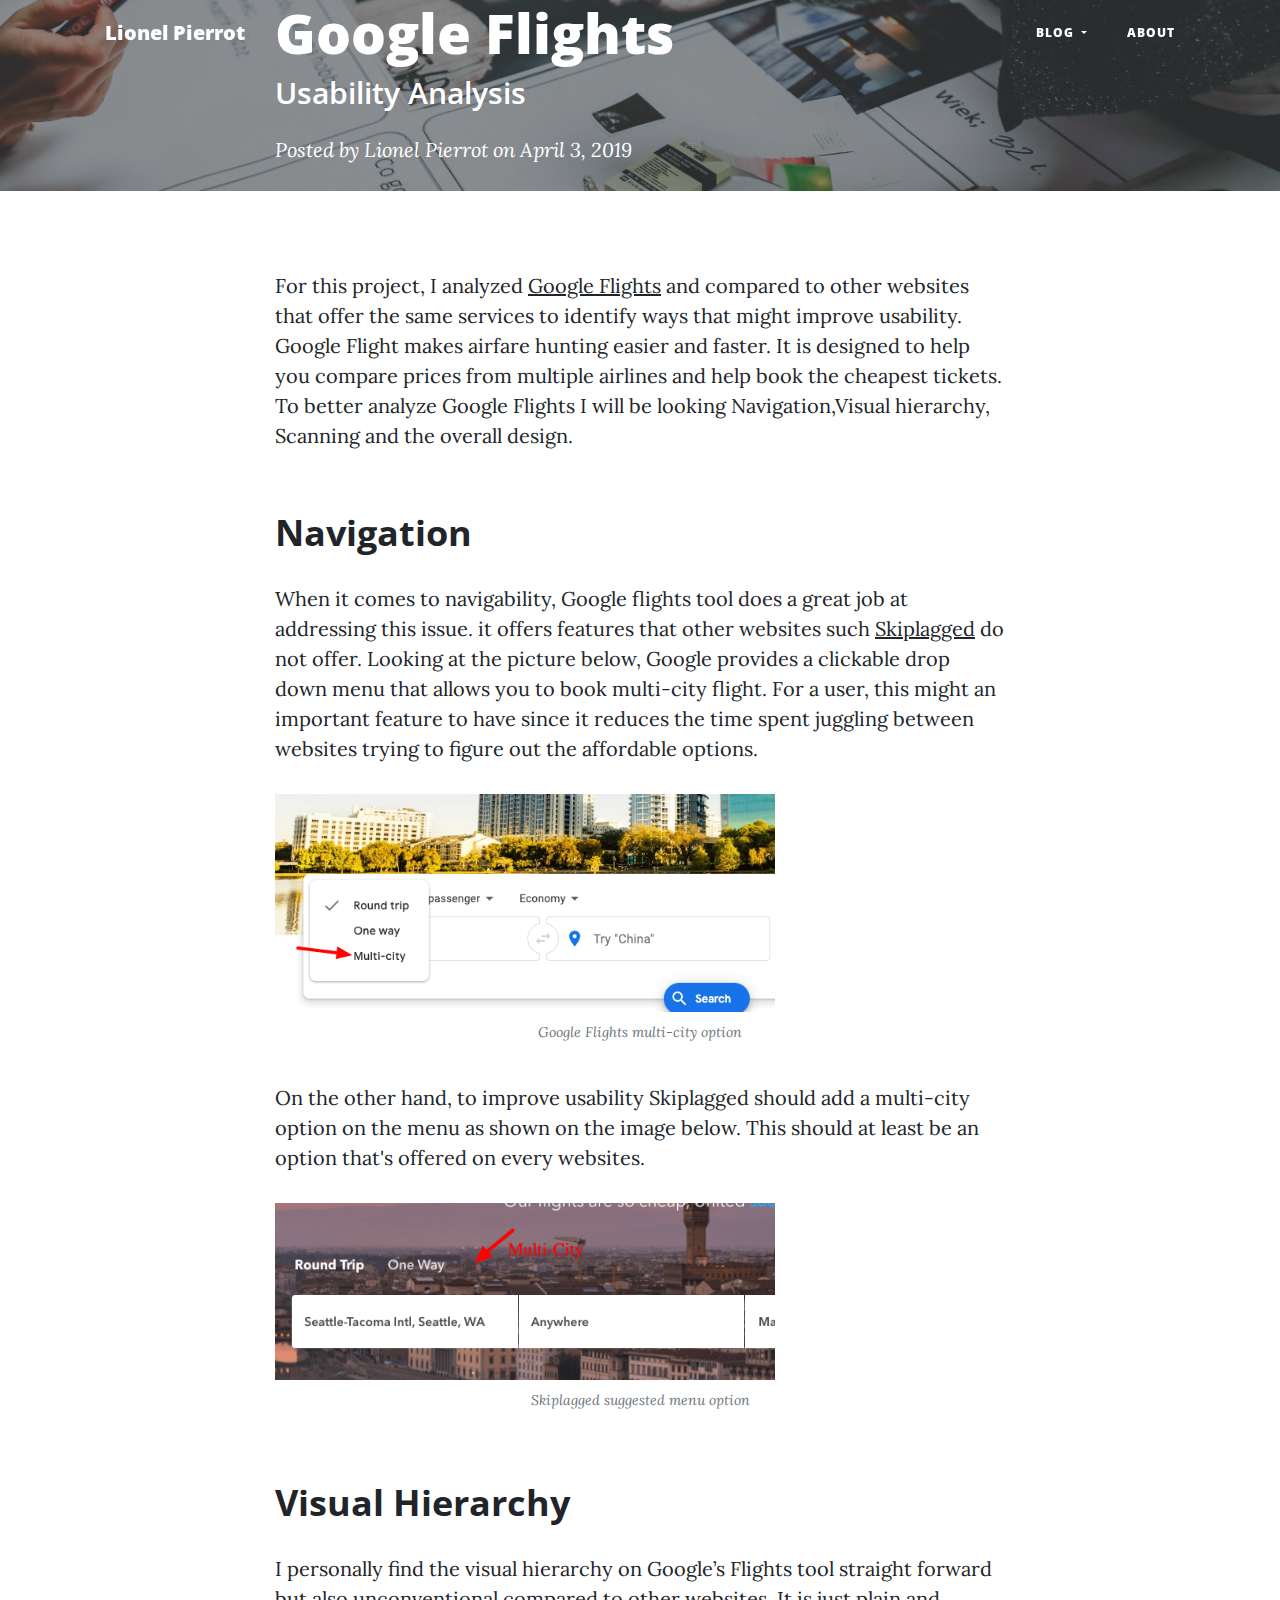
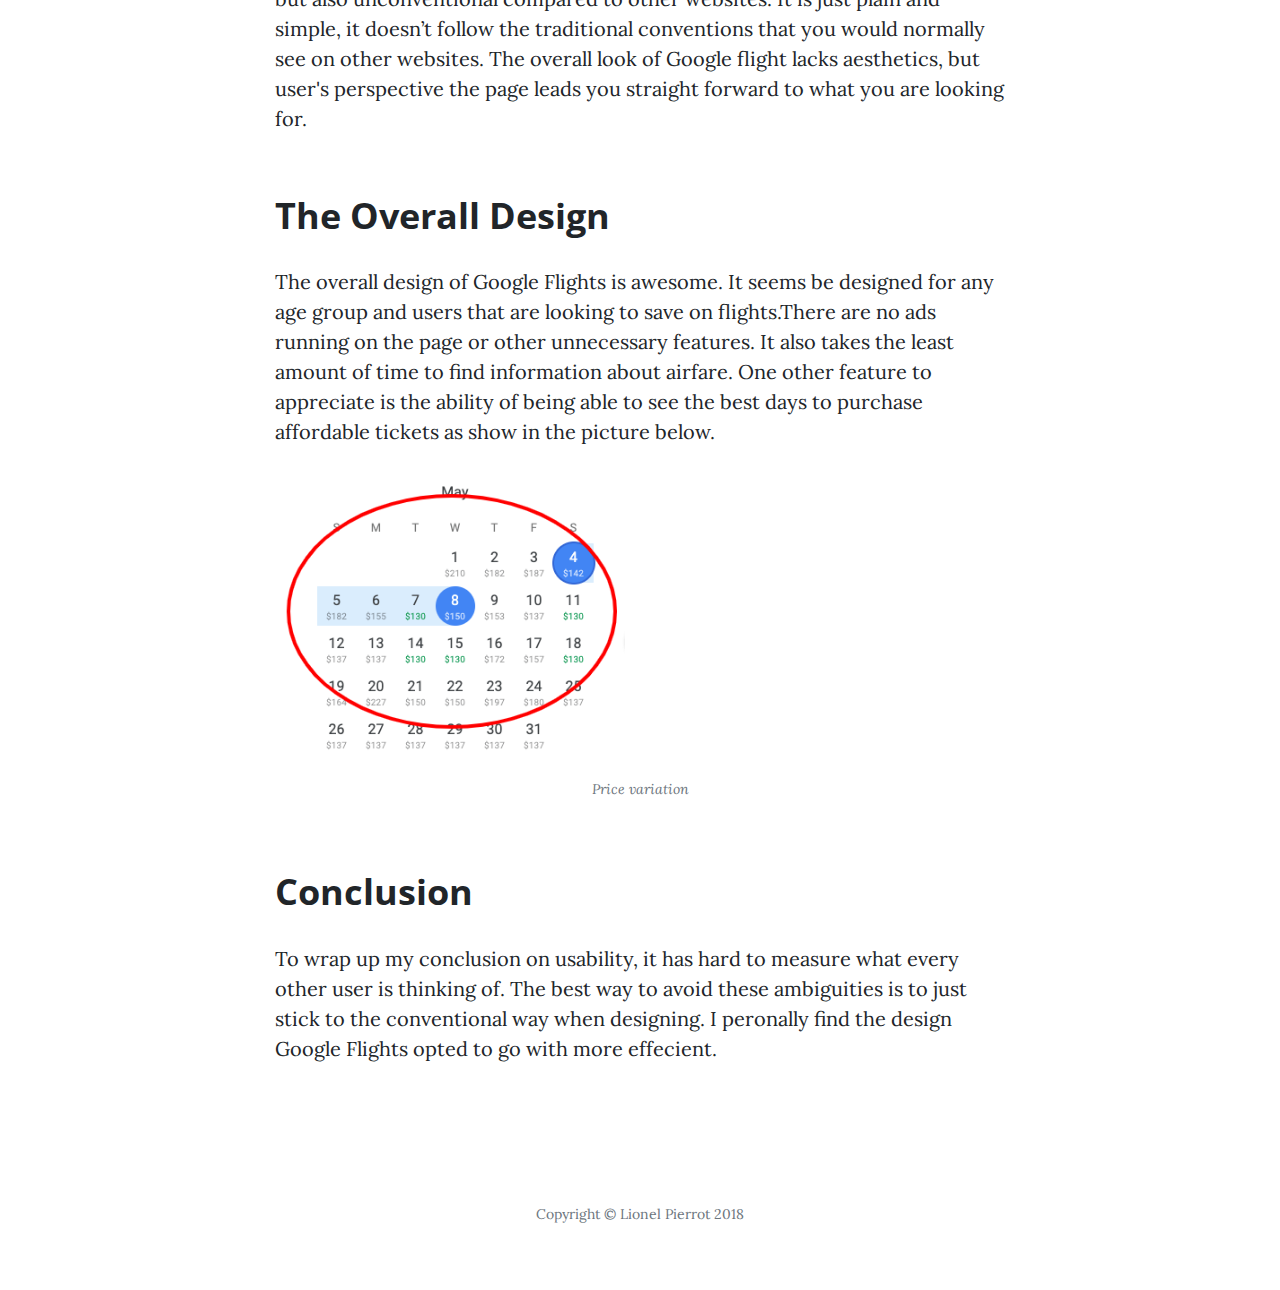
<file: post1.html>
<!DOCTYPE html>
<html lang="en">

<head>
  <!-- Global site tag (gtag.js) - Google Analytics -->
  <script async src="https://www.googletagmanager.com/gtag/js?id=UA-137699699-1"></script>
  <script>
    window.dataLayer = window.dataLayer || [];

    function gtag() {
      dataLayer.push(arguments);
    }
    gtag('js', new Date());

    gtag('config', 'UA-137699699-1', {
      
    });
  </script>

  <meta charset="utf-8">
  <meta name="viewport" content="width=device-width, initial-scale=1, shrink-to-fit=no">
  <meta name="description" content="post1">
  <meta name="author" content="Lionel Pierrot">

  <title>Google Flights</title>

  <!-- Bootstrap core CSS -->
  <link href="https://stackpath.bootstrapcdn.com/bootstrap/4.3.1/css/bootstrap.min.css " rel="stylesheet">

  <!-- Custom fonts for this template -->
  <link rel="stylesheet" href="https://use.fontawesome.com/releases/v5.7.2/css/all.css"
    integrity="sha384-fnmOCqbTlWIlj8LyTjo7mOUStjsKC4pOpQbqyi7RrhN7udi9RwhKkMHpvLbHG9Sr" crossorigin="anonymous">
  <link href='https://fonts.googleapis.com/css?family=Lora:400,700,400italic,700italic' rel='stylesheet'
    type='text/css'>
  <link
    href='https://fonts.googleapis.com/css?family=Open+Sans:300italic,400italic,600italic,700italic,800italic,400,300,600,700,800'
    rel='stylesheet' type='text/css'>
  <link href="css/clean-blog.min.css" rel="stylesheet">

</head>

<body>

  <!-- Navigation -->
  <nav class="navbar navbar-expand-lg navbar-light fixed-top" id="mainNav">
    <div class="container">
      <a class="navbar-brand" href="index.html">Lionel Pierrot</a>
      <button class="navbar-toggler navbar-toggler-right" type="button" data-toggle="collapse"
        data-target="#navbarResponsive" aria-controls="navbarResponsive" aria-expanded="false"
        aria-label="Toggle navigation">
        Menu
        <i class="fas fa-bars"></i>
      </button>
      <div class="collapse navbar-collapse" id="navbarResponsive">
        <ul class="navbar-nav ml-auto">
          <li class="nav-item dropdown">
            <a class="nav-link dropdown-toggle" href="#" id="navbarDropdownBlog" data-toggle="dropdown"
              aria-haspopup="true" aria-expanded="false">
              Blog
            </a>
            <div class="dropdown-menu dropdown-menu-right" aria-labelledby="navbarDropdownBlog">
              <a class="dropdown-item" href="post1.html">Google Flights</a>
              <a class="dropdown-item" href="post2.html">Zillow Analysis</a>
              <a class="dropdown-item" href="post3.html">Swahili Village</a>
              <a class="dropdown-item" href="post4.html">Mobile Testing</a>
              <a class="dropdown-item" href="post5.html">MoMA</a>
              <a class="dropdown-item" href="post6.html">My Blog</a>
              <a class="dropdown-item" href="post7.html">Google Analytics</a>
              <a class="dropdown-item" href="post8.html">Setting up Goals</a>
              <a class="dropdown-item" href="post9.html">Content Expirement</a>
              <a class="dropdown-item" href="post10.html">Final Report</a>
            </div>
          </li>
          <li class="nav-item">
            <a class="nav-link" href="about.html">About</a>
          </li>
        </ul>
      </div>
    </div>
  </nav>

  <!-- Page Header -->
  <header class="masthead" style="background-image: url('img/brainstorming.jpg')">
    <div class="overlay"></div>
    <div class="container">
      <div class="row">
        <div class="col-lg-8 col-md-10 mx-auto">
          <div class="post-heading">
            <h1>Google Flights</h1>
            <h2 class="subheading">Usability Analysis</h2>
            <span class="meta">Posted by
              <a href="#">Lionel Pierrot</a>
              on April 3, 2019</span>
          </div>
        </div>
      </div>
    </div>
  </header>

  <!-- Post Content -->
  <article>
    <div class="container">
      <div class="row">
        <div class="col-lg-8 col-md-10 mx-auto">

          <p>For this project, I analyzed
            <a href="https://www.google.com/flights?hl=en#flt=/m/0d9jr..2019-05-04*./m/0d9jr.2019-05-08;c:USD;e:1;ls:1w;sd:0;t:h"
              target="_blank">Google Flights</a> and compared to other websites that offer the same services to identify
            ways that might
            improve usability. Google Flight makes airfare hunting easier and faster. It is designed to help you compare
            prices from multiple airlines and help book the cheapest tickets. To better analyze Google Flights I will be
            looking Navigation,Visual hierarchy, Scanning and the overall design.
          </p>
          <h2 class="section-heading">Navigation</h2>
          <p>When it comes to navigability, Google flights tool does a great job at addressing this issue. it offers
            features that other websites such <a href="https://skiplagged.com/" target="_blank">Skiplagged</a> do not
            offer. Looking at
            the picture below, Google provides a clickable drop down menu that allows you to book multi-city flight. For
            a user, this might an important feature to have since it reduces the time spent juggling between websites
            trying to figure out the affordable options.</p>
          <a href="#">
            <img class="img-fluid" src="img/googlenav.png" alt="Google Flight nav bar" width="500" height="333">
          </a>
          <span class="caption text-muted">Google Flights multi-city option</span>

          <p>On the other hand, to improve usability Skiplagged should add a multi-city option on the menu as
            shown on the image below. This should at least be an option that's offered on every websites.
          </p>
          <a href="#">
            <img class="img-fluid" src="img/Skiplaggednav.png" alt="Skiplagged nav bar" width="500" height="333">
          </a>
          <span class="caption text-muted">Skiplagged suggested menu option</span>

          <h2 class="section-heading">Visual Hierarchy</h2>

          <p>I personally find the visual hierarchy on Google’s Flights tool straight forward but also unconventional
            compared to other websites. It is just plain and simple, it doesn’t follow the traditional conventions that
            you would normally see on other websites. The overall look of Google flight lacks aesthetics, but user's
            perspective the page leads you straight forward to what you are looking for.</p>

          <h2 class="section-heading">The Overall Design</h2>

          <p>The overall design of Google Flights is awesome. It seems be designed for any age group and users that are
            looking to save on flights.There are no ads running on the page or other unnecessary features. It also
            takes the least amount of time to find information about airfare. One other feature to appreciate is the
            ability of being able to see the best days to purchase affordable tickets as show in the picture below.
          </p>
          <a href="#">
            <img class="img-fluid" src="img/Flights.png" alt="Google Flights Dates" width="350" height="350">
          </a>
          <span class="caption text-muted">Price variation</span>

          <h2 class="section-heading">Conclusion</h2>

          <p>To wrap up my conclusion on usability, it has hard to measure what every other user is thinking of. The
            best
            way to avoid these ambiguities is to just stick to the conventional way when designing. I peronally find the
            design Google Flights opted to go with more effecient.
          </p>

        </div>
      </div>
    </div>
  </article>

  <!-- Footer -->
  <footer>
    <div class="container">
      <div class="row">
        <div class="col-lg-8 col-md-10 mx-auto">
          <ul class="list-inline text-center">
            <li class="list-inline-item">
              <a href="https://www.linkedin.com/in/lionel-pierrot-908748180/" target="_blank"
                aria-label="Link to Linkedin page">
                <span class="fa-stack fa-lg">
                  <i class="fas fa-circle fa-stack-2x"></i>
                  <i class="fab fa-linkedin fa-stack-1x fa-inverse"></i>
                </span>
              </a>
            </li>
            <li class="list-inline-item">
              <a href="https://github.com/lpierrot?tab=repositories" target="_blank" aria-label="Link to Github Page">
                <span class="fa-stack fa-lg">
                  <i class="fas fa-circle fa-stack-2x"></i>
                  <i class="fab fa-github fa-stack-1x fa-inverse"></i>
                </span>
              </a>
            </li>
          </ul>
          <p class="copyright text-muted">Copyright &copy; Lionel Pierrot 2018</p>
        </div>
      </div>
    </div>
  </footer>

  <!-- Bootstrap core JavaScript -->
  <script src="https://code.jquery.com/jquery-3.3.1.slim.min.js"
    integrity="sha384-q8i/X+965DzO0rT7abK41JStQIAqVgRVzpbzo5smXKp4YfRvH+8abtTE1Pi6jizo" crossorigin="anonymous">
  </script>
  <script src="https://cdnjs.cloudflare.com/ajax/libs/popper.js/1.14.7/umd/popper.min.js"
    integrity="sha384-UO2eT0CpHqdSJQ6hJty5KVphtPhzWj9WO1clHTMGa3JDZwrnQq4sF86dIHNDz0W1" crossorigin="anonymous">
  </script>
  <script src="https://stackpath.bootstrapcdn.com/bootstrap/4.3.1/js/bootstrap.min.js"
    integrity="sha384-JjSmVgyd0p3pXB1rRibZUAYoIIy6OrQ6VrjIEaFf/nJGzIxFDsf4x0xIM+B07jRM" crossorigin="anonymous">
  </script>

  <!-- Custom scripts for this template -->
  <script src="js/clean-blog.min.js"></script>

</body>

</html>
</file>
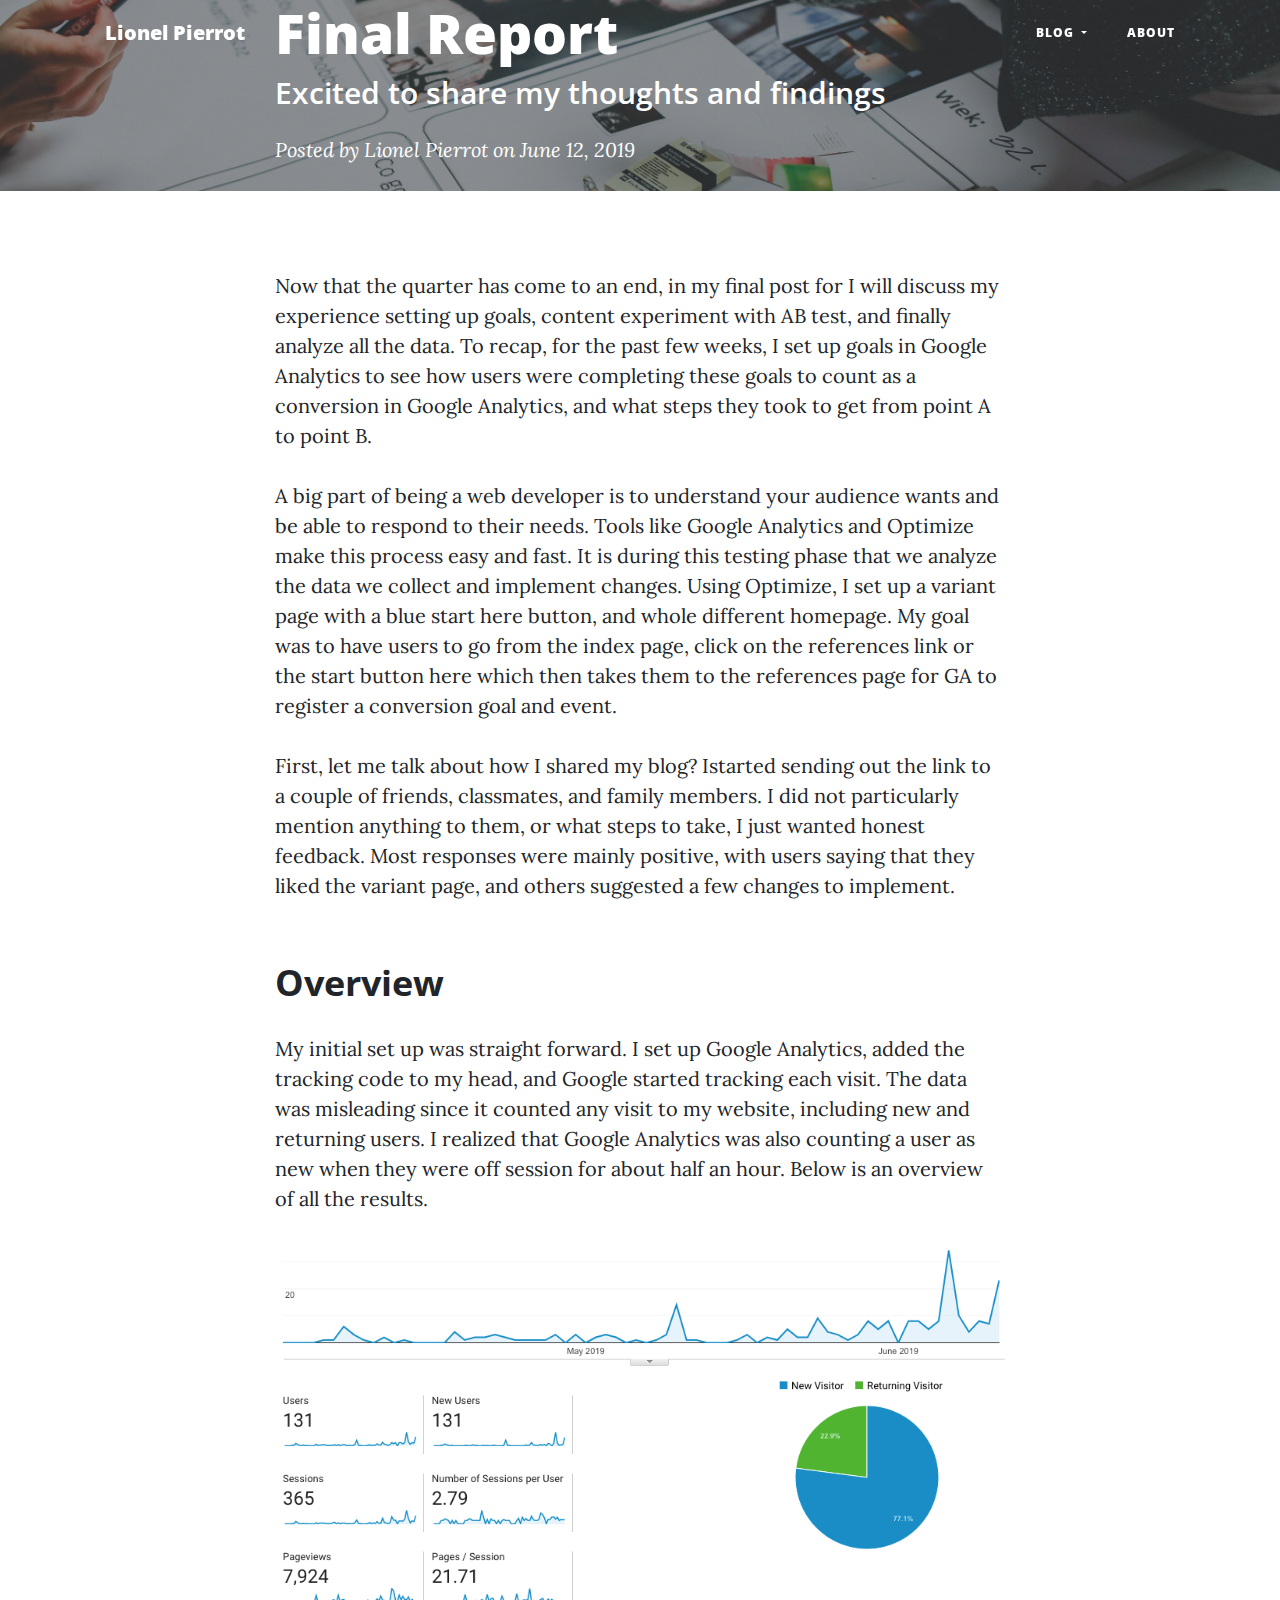
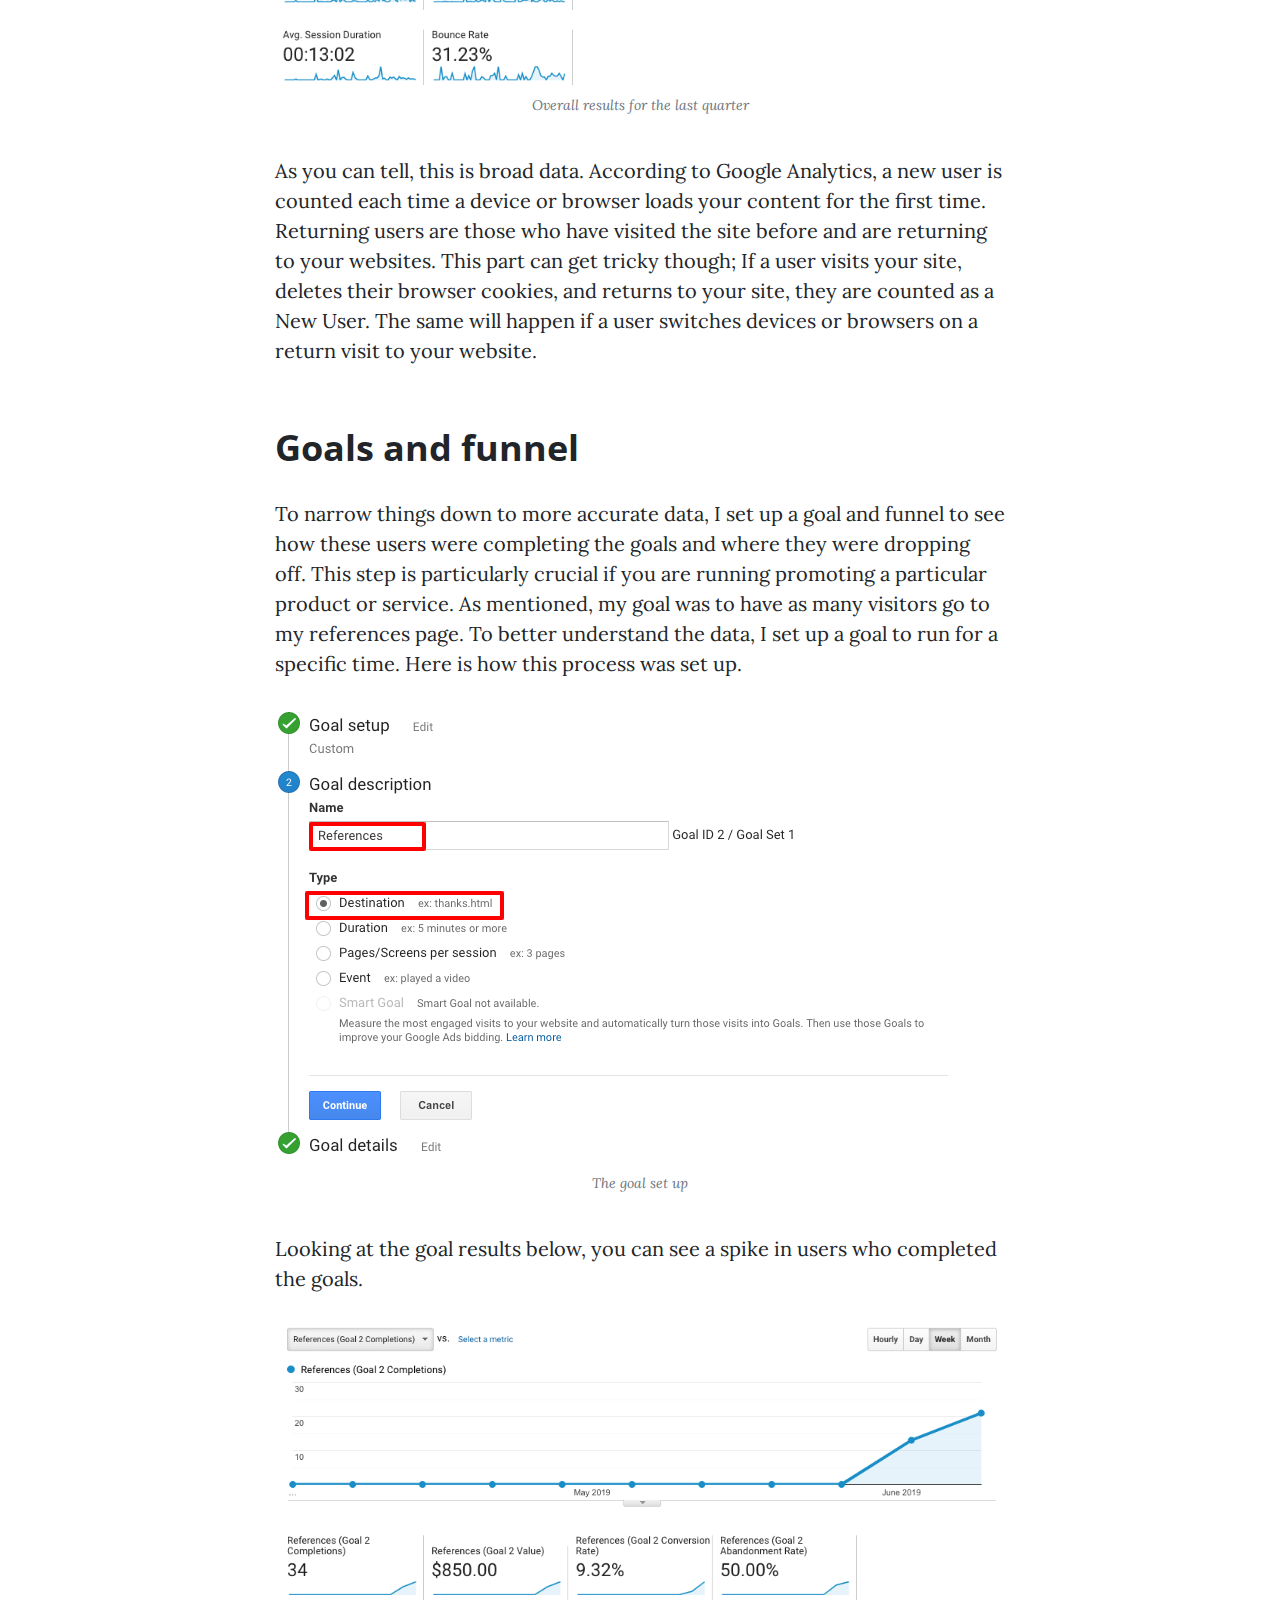
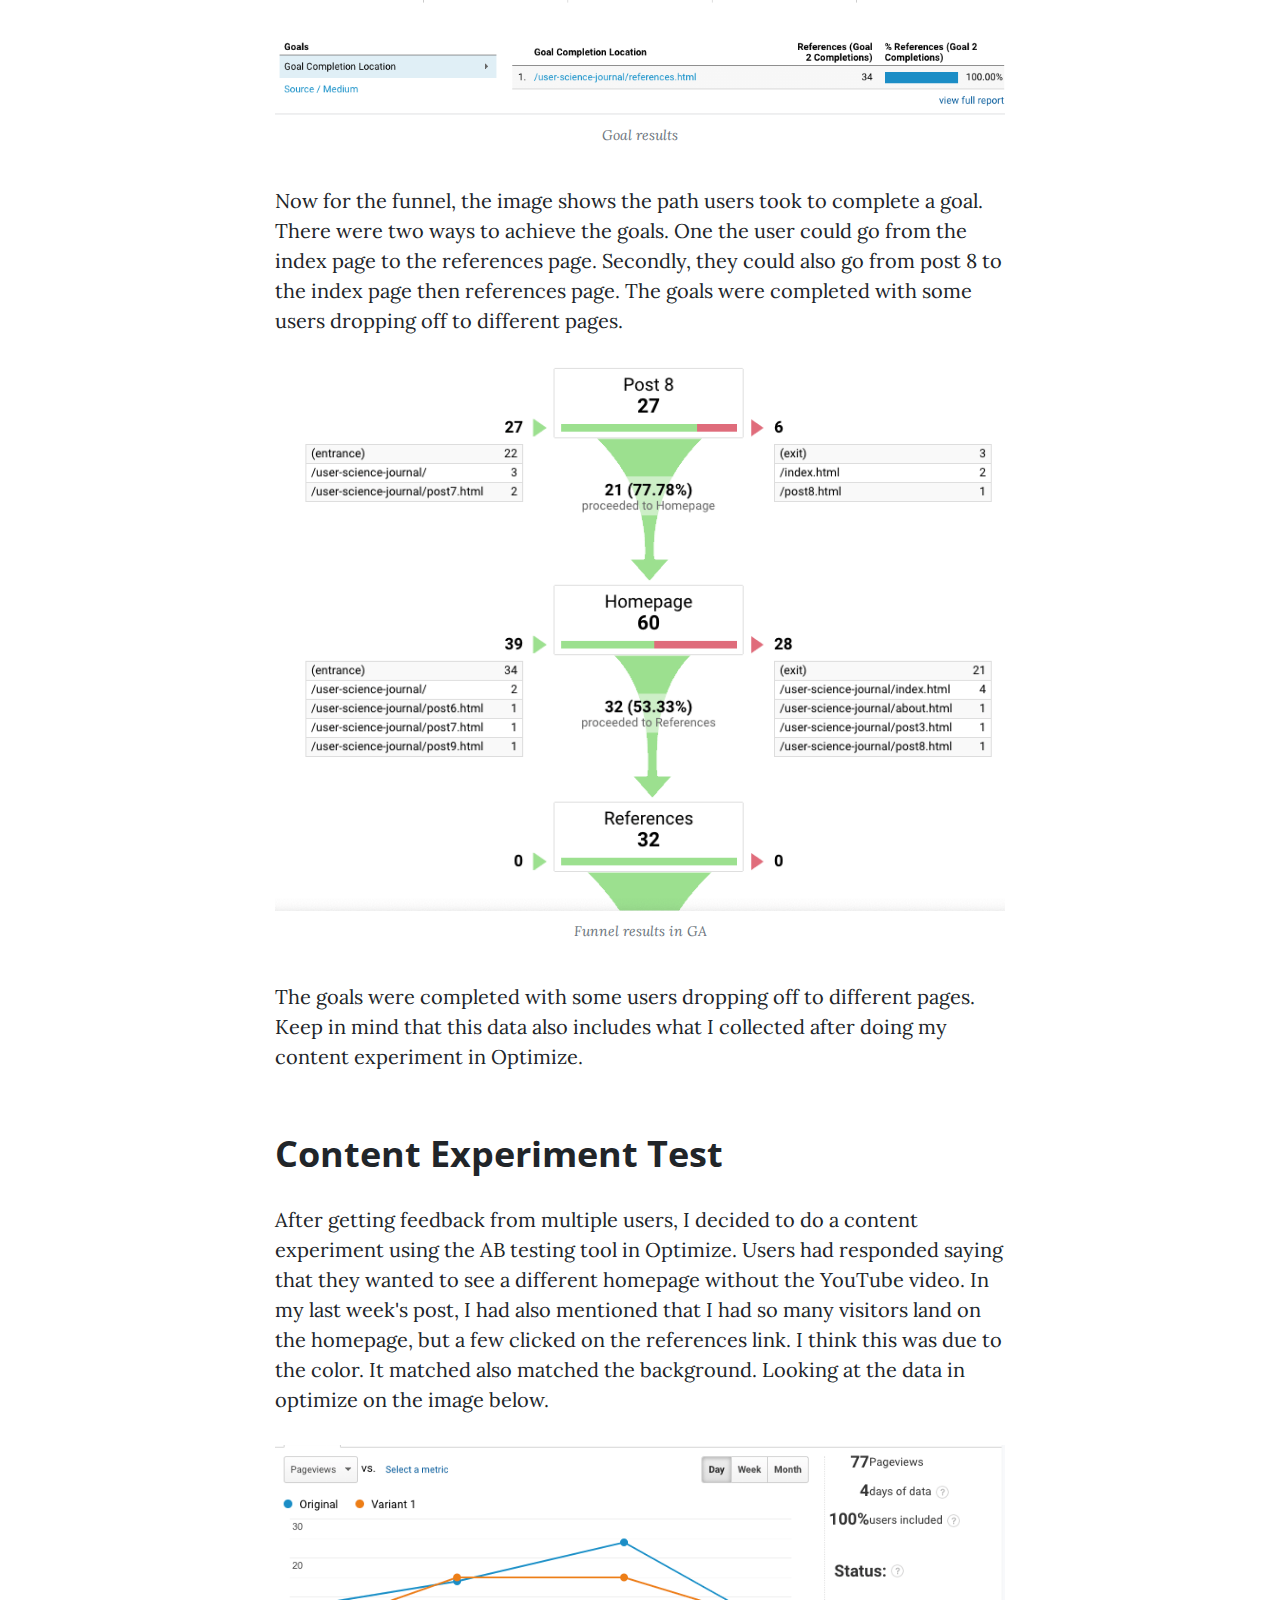
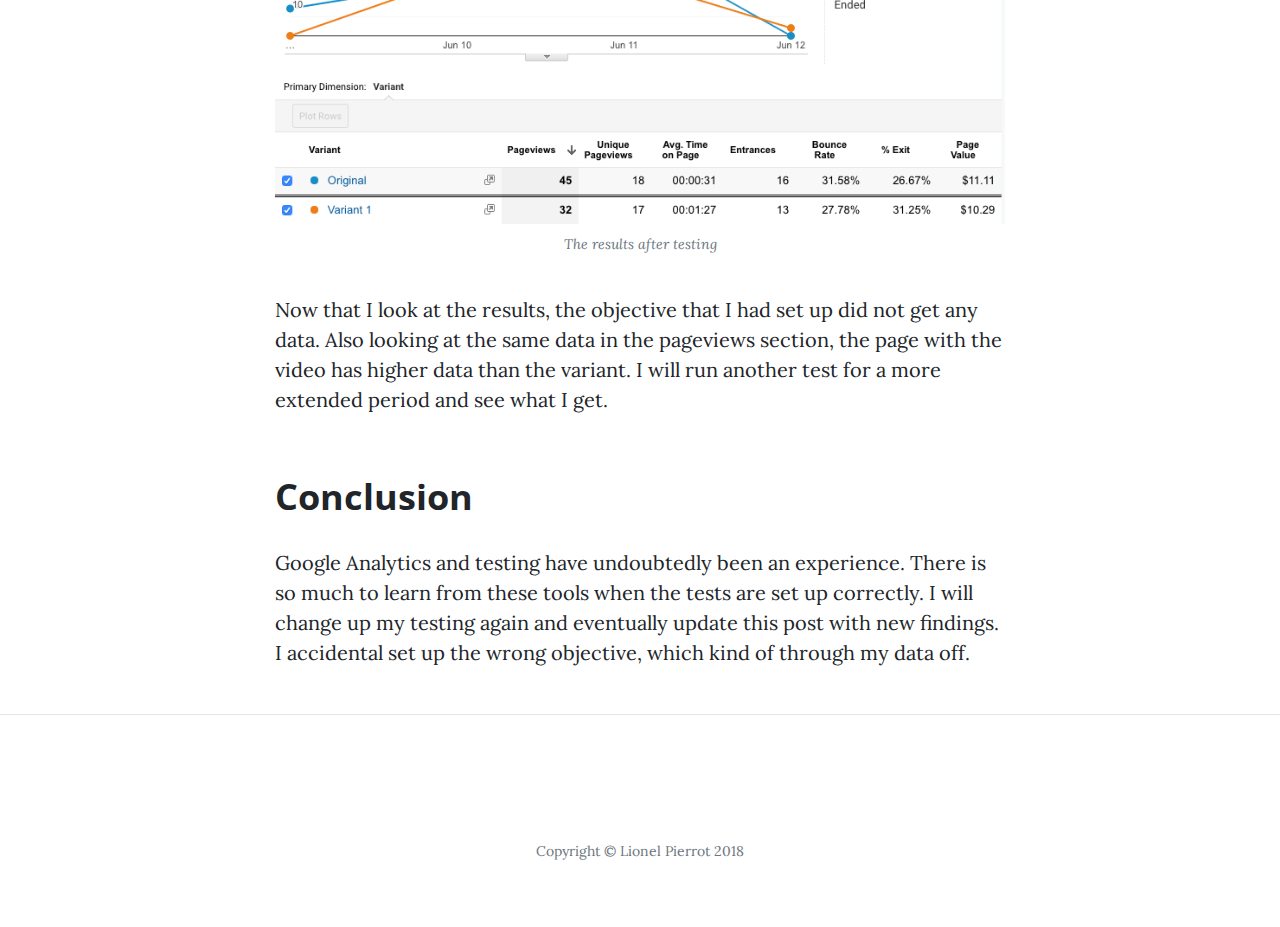
<file: post10.html>
<!DOCTYPE html>
<html lang="en">

<head>
    <!-- Global site tag (gtag.js) - Google Analytics -->
    <script async src="https://www.googletagmanager.com/gtag/js?id=UA-137699699-1"></script>
    <script>
        window.dataLayer = window.dataLayer || [];

        function gtag() {
            dataLayer.push(arguments);
        }
        gtag('js', new Date());

        gtag('config', 'UA-137699699-1', {

        });
    </script>

    <meta charset="utf-8">
    <meta name="viewport" content="width=device-width, initial-scale=1, shrink-to-fit=no">
    <meta name="description" content="Post 10">
    <meta name="author" content="Lionel Pierrot">

    <title>Goal Experiment Summary Report</title>

    <!-- Bootstrap core CSS -->
    <link href="https://stackpath.bootstrapcdn.com/bootstrap/4.3.1/css/bootstrap.min.css " rel="stylesheet">

    <!-- Custom fonts for this template -->
    <link rel="stylesheet" href="https://use.fontawesome.com/releases/v5.7.2/css/all.css"
        integrity="sha384-fnmOCqbTlWIlj8LyTjo7mOUStjsKC4pOpQbqyi7RrhN7udi9RwhKkMHpvLbHG9Sr" crossorigin="anonymous">
    <link href='https://fonts.googleapis.com/css?family=Lora:400,700,400italic,700italic' rel='stylesheet'
        type='text/css'>
    <link
        href='https://fonts.googleapis.com/css?family=Open+Sans:300italic,400italic,600italic,700italic,800italic,400,300,600,700,800'
        rel='stylesheet' type='text/css'>
    <link href="css/clean-blog.min.css" rel="stylesheet">

</head>

<body>

    <!-- Navigation -->
    <nav class="navbar navbar-expand-lg navbar-light fixed-top" id="mainNav">
        <div class="container">
            <a class="navbar-brand" href="index.html">Lionel Pierrot</a>
            <button class="navbar-toggler navbar-toggler-right" type="button" data-toggle="collapse"
                data-target="#navbarResponsive" aria-controls="navbarResponsive" aria-expanded="false"
                aria-label="Toggle navigation">
                Menu
                <i class="fas fa-bars"></i>
            </button>
            <div class="collapse navbar-collapse" id="navbarResponsive">
                <ul class="navbar-nav ml-auto">
                    <li class="nav-item dropdown">
                        <a class="nav-link dropdown-toggle" href="#" id="navbarDropdownBlog" data-toggle="dropdown"
                            aria-haspopup="true" aria-expanded="false">
                            Blog
                        </a>
                        <div class="dropdown-menu dropdown-menu-right" aria-labelledby="navbarDropdownBlog">
                            <a class="dropdown-item" href="post1.html">Google Flights</a>
                            <a class="dropdown-item" href="post2.html">Zillow Analysis</a>
                            <a class="dropdown-item" href="post3.html">Swahili Village</a>
                            <a class="dropdown-item" href="post4.html">Mobile Testing</a>
                            <a class="dropdown-item" href="post5.html">MoMA</a>
                            <a class="dropdown-item" href="post6.html">My Blog</a>
                            <a class="dropdown-item" href="post7.html">Google Analytics</a>
                            <a class="dropdown-item" href="post8.html">Setting up Goals</a>
                            <a class="dropdown-item" href="post9.html">Content Expirement</a>
                            <a class="dropdown-item" href="post10.html">Final Report</a>
                        </div>
                    </li>
                    <li class="nav-item">
                        <a class="nav-link" href="about.html">About</a>
                    </li>
                </ul>
            </div>
        </div>
    </nav>


    <!-- Page Header -->
    <header class="masthead" style="background-image: url('img/brainstorming.jpg')">
        <div class="overlay"></div>
        <div class="container">
            <div class="row">
                <div class="col-lg-8 col-md-10 mx-auto">
                    <div class="post-heading">
                        <h1>Final Report</h1>
                        <h2 class="subheading">Excited to share my thoughts and findings
                        </h2>
                        <span class="meta">Posted by
                            <a href="#">Lionel Pierrot</a>
                            on June 12, 2019</span>
                    </div>
                </div>
            </div>
        </div>
    </header>

    <!-- Post Content -->
    <article>
        <div class="container">
            <div class="row">
                <div class="col-lg-8 col-md-10 mx-auto">
                    <p>Now that the quarter has come to an end, in my final post for I will discuss my experience
                        setting up goals, content experiment with AB test, and finally analyze all the data. To recap,
                        for the past few weeks, I set up goals in Google Analytics to see how users were completing
                        these goals to count as a conversion in Google Analytics, and what steps they took to get from
                        point A to point B.</p>

                    <p>A big part of being a web developer is to understand your audience wants and be able to respond
                        to their needs. Tools like Google Analytics and Optimize make this process easy and fast. It is
                        during this testing phase that we analyze the data we collect and implement changes. Using
                        Optimize, I set up a variant page with a blue start here button, and whole different homepage.
                        My goal was to have users to go from the index page, click on the references link or the start
                        button here which then takes them to the references page for GA to register a conversion goal
                        and event. </p>

                    <p>First, let me talk about how I shared my blog? Istarted sending out the link to a couple of friends,
                        classmates, and family members. I did not particularly mention anything to them, or what steps to take, 
                        I just wanted honest feedback. Most responses were mainly positive, with users saying that they liked 
                        the variant page, and others suggested a few changes to implement. </p>

                    <h2 class="section-heading">Overview</h2>

                    <p>My initial set up was straight forward. I set up Google Analytics, added the tracking code to my
                        head, and Google started tracking each visit. The data was misleading since it counted any visit
                        to my website, including new and returning users. I realized that Google Analytics was also
                        counting a user as new when they were off session for about half an hour. Below is an overview
                        of all the results.</p>

                    <a href="#">
                        <img class="img-fluid" src="img/overview.png" alt="google Analytics final overview">
                    </a>
                    <span class="caption text-muted">Overall results for the last quarter</span>

                    <p>As you can tell, this is broad data. According to Google Analytics, a new user is counted each
                        time a device or browser loads your content for the first time. Returning users are those who
                        have visited the site before and are returning to your websites. This part can get tricky
                        though; If a user visits your site, deletes their browser cookies, and returns to your site,
                        they are counted as a New User. The same will happen if a user switches devices or browsers on a
                        return visit to your website. </p>

                    <h2 class="section-heading">Goals and funnel</h2>

                    <p>To narrow things down to more accurate data, I set up a goal and funnel to see how these users
                        were completing the goals and where they were dropping off. This step is particularly crucial if
                        you are running promoting a particular product or service. As mentioned, my goal was to have as
                        many visitors go to my references page. To better understand the data, I set up a goal to run
                        for a specific time. Here is how this process was set up. </p>

                    <a href="#">
                        <img class="img-fluid" src="img/goal-custom-template.png" alt="Goals in Google initial set up">
                    </a>
                    <span class="caption text-muted">The goal set up</span>

                    <p>Looking at the goal results below, you can see a spike in users who completed the goals. </p>

                    <a href="#">
                        <img class="img-fluid" src="img/Goals-results.png" alt="google analytics results">
                    </a>
                    <span class="caption text-muted">Goal results</span>

                    <p>Now for the funnel, the image shows the path users took to complete a goal. There were two ways
                        to achieve the goals. One the user could go from the index page to the references page.
                        Secondly, they could also go from post 8 to the index page then references page. The goals were
                        completed with some users dropping off to different pages. </p>

                    <a href="#">
                        <img class="img-fluid" src="img/funnel.png" alt="funnel results">
                    </a>
                    <span class="caption text-muted">Funnel results in GA</span>

                    <p>The goals were completed with some users dropping off to different pages. Keep in mind that this
                        data also includes what I collected after doing my content experiment in Optimize. </p>

                    <h2 class="section-heading">Content Experiment Test</h2>

                    <p>After getting feedback from multiple users, I decided to do a content experiment using the AB
                        testing tool in Optimize. Users had responded saying that they wanted to see a different
                        homepage without the YouTube video. In my last week's post, I had also mentioned that I had so
                        many visitors land on the homepage, but a few clicked on the references link. I think this was
                        due to the color. It matched also matched the background. Looking at the data in optimize on the
                        image below. </p>

                    <a href="#">
                        <img class="img-fluid" src="img/contentfinalresults.png" alt="Content experiment">
                    </a>
                    <span class="caption text-muted">The results after testing</span>

                    <p>Now that I look at the results, the objective that I had set up did not get any data. Also
                        looking at the same data in the pageviews section, the page with the video has higher data than
                        the variant. I will run another test for a more extended period and see what I get. </p>

                    <h2 class="section-heading">Conclusion</h2>

                    <p>Google Analytics and testing have undoubtedly been an experience. There is so much to learn from
                        these tools when the tests are set up correctly. I will change up my testing again and
                        eventually update this post with new findings. I accidental set up the wrong objective, which
                        kind of through my data off.</p>
                </div>
            </div>
        </div>
    </article>

    <hr>

    <!-- Footer -->
    <footer>
        <div class="container">
            <div class="row">
                <div class="col-lg-8 col-md-10 mx-auto">
                    <ul class="list-inline text-center">
                        <li class="list-inline-item">
                            <a href="https://www.linkedin.com/in/lionel-pierrot-908748180/" target="_blank"
                                aria-label="Link to Linkedin page">
                                <span class="fa-stack fa-lg">
                                    <i class="fas fa-circle fa-stack-2x"></i>
                                    <i class="fab fa-linkedin fa-stack-1x fa-inverse"></i>
                                </span>
                            </a>
                        </li>
                        <li class="list-inline-item">
                            <a href="https://github.com/lpierrot?tab=repositories" target="_blank"
                                aria-label="Link to Github Page">
                                <span class="fa-stack fa-lg">
                                    <i class="fas fa-circle fa-stack-2x"></i>
                                    <i class="fab fa-github fa-stack-1x fa-inverse"></i>
                                </span>
                            </a>
                        </li>
                    </ul>
                    <p class="copyright text-muted">Copyright &copy; Lionel Pierrot 2018</p>
                </div>
            </div>
        </div>
    </footer>

    <!-- Bootstrap core JavaScript -->
    <script src="https://code.jquery.com/jquery-3.3.1.slim.min.js"
        integrity="sha384-q8i/X+965DzO0rT7abK41JStQIAqVgRVzpbzo5smXKp4YfRvH+8abtTE1Pi6jizo" crossorigin="anonymous">
    </script>
    <script src="https://cdnjs.cloudflare.com/ajax/libs/popper.js/1.14.7/umd/popper.min.js"
        integrity="sha384-UO2eT0CpHqdSJQ6hJty5KVphtPhzWj9WO1clHTMGa3JDZwrnQq4sF86dIHNDz0W1" crossorigin="anonymous">
    </script>
    <script src="https://stackpath.bootstrapcdn.com/bootstrap/4.3.1/js/bootstrap.min.js"
        integrity="sha384-JjSmVgyd0p3pXB1rRibZUAYoIIy6OrQ6VrjIEaFf/nJGzIxFDsf4x0xIM+B07jRM" crossorigin="anonymous">
    </script>

    <!-- Custom scripts for this template -->
    <script src="js/clean-blog.min.js"></script>

</body>

</html>
</file>
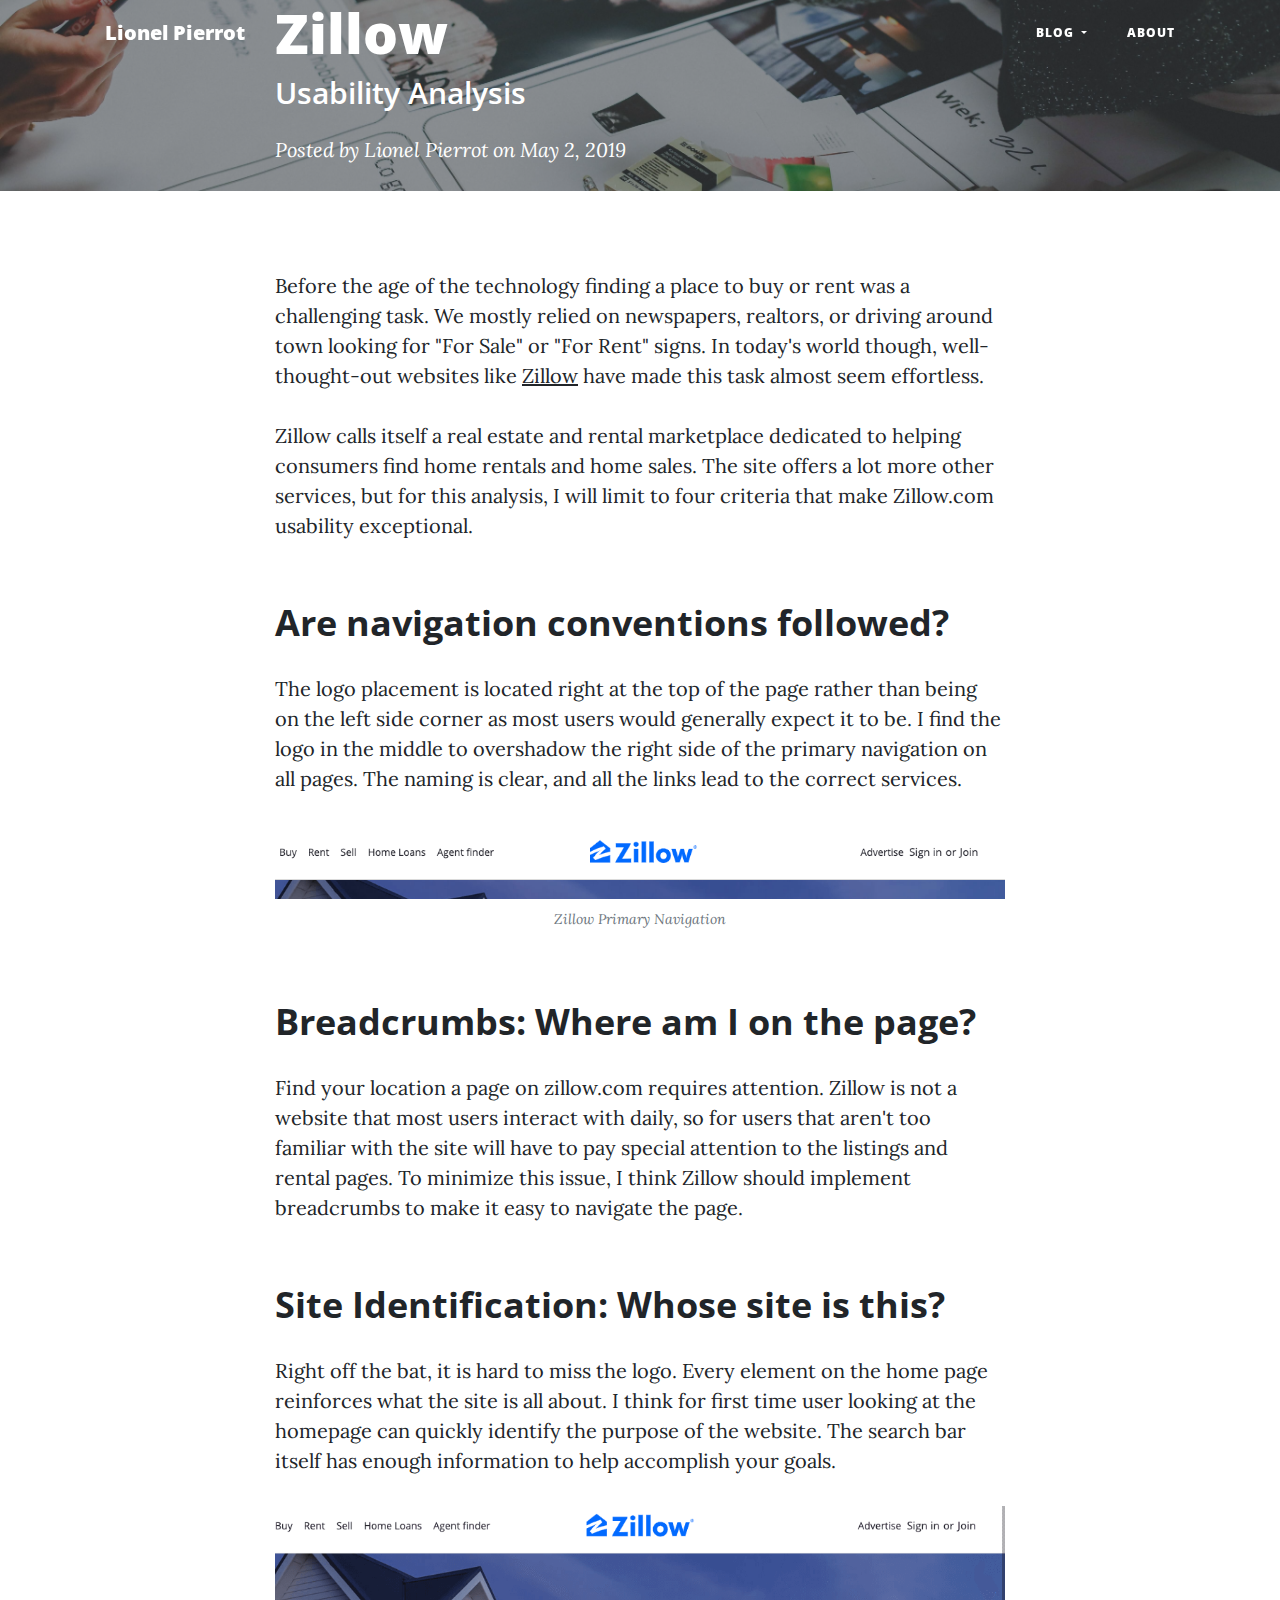
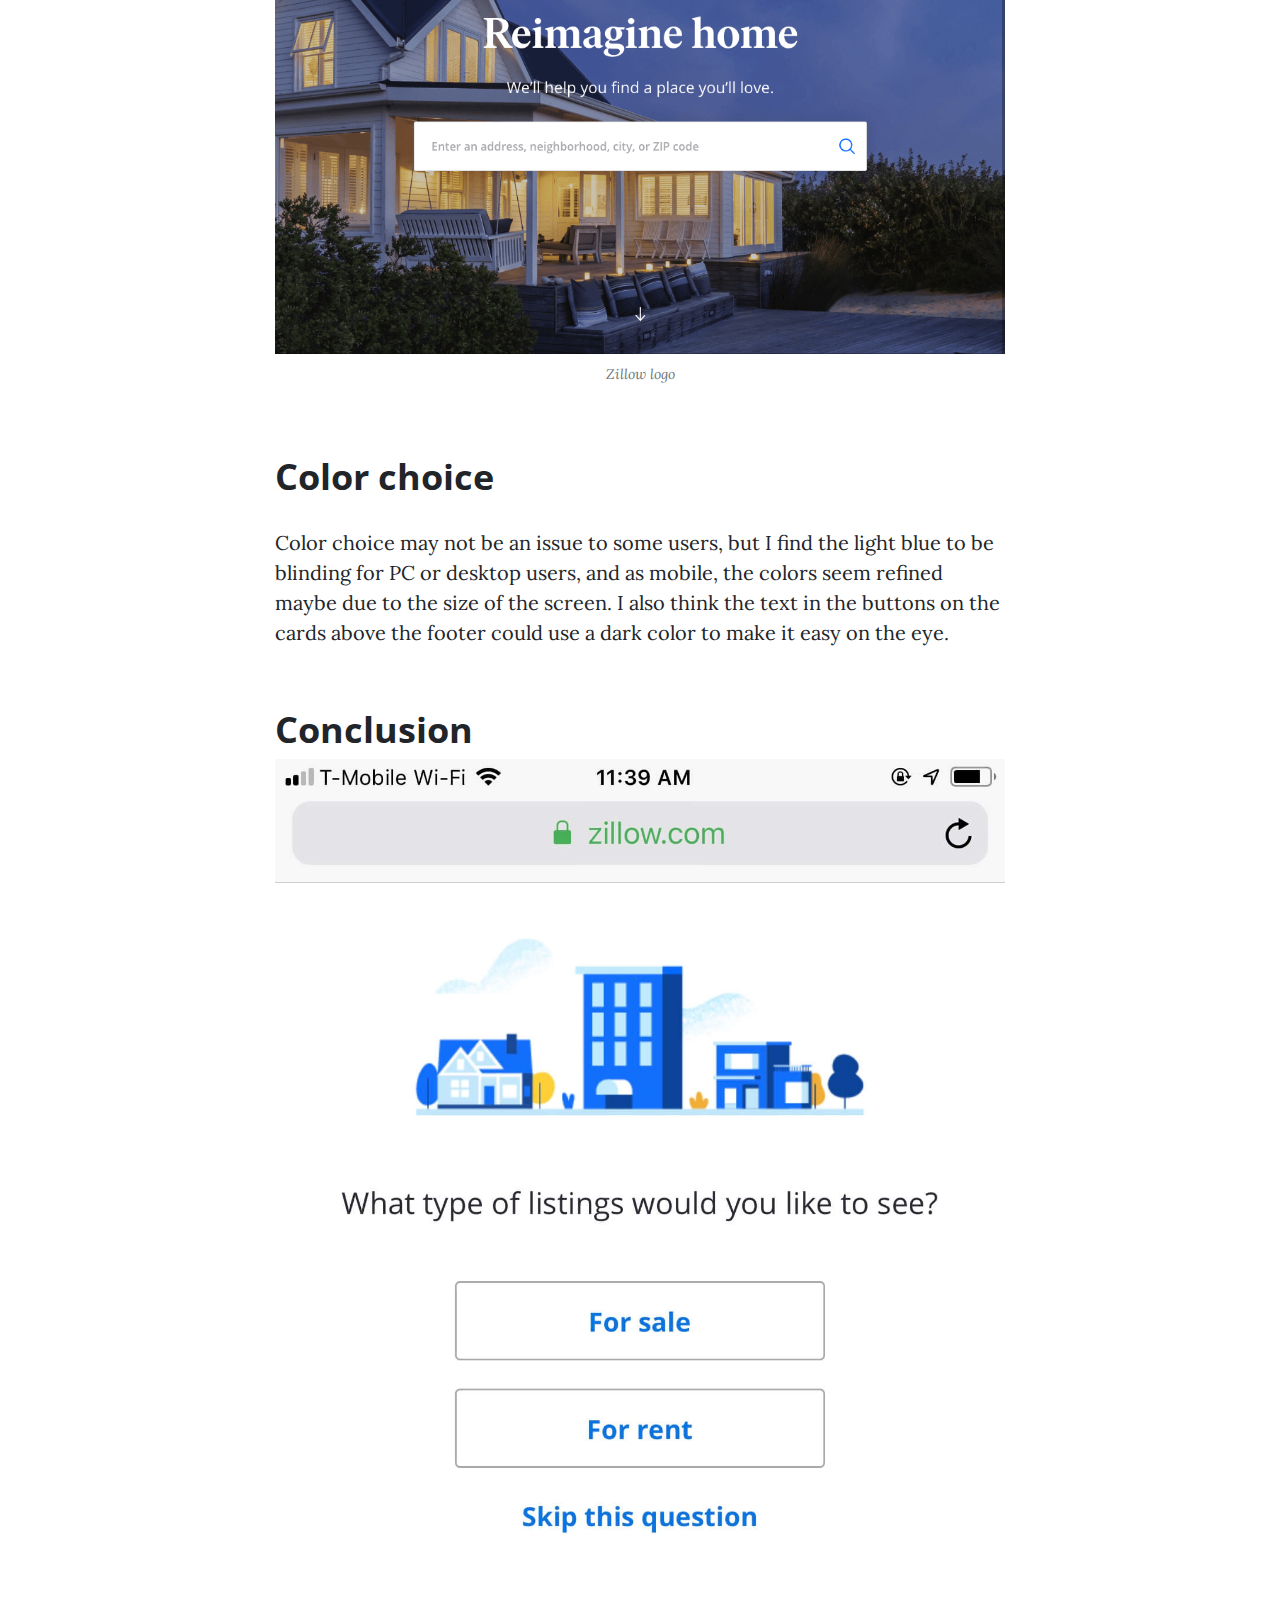
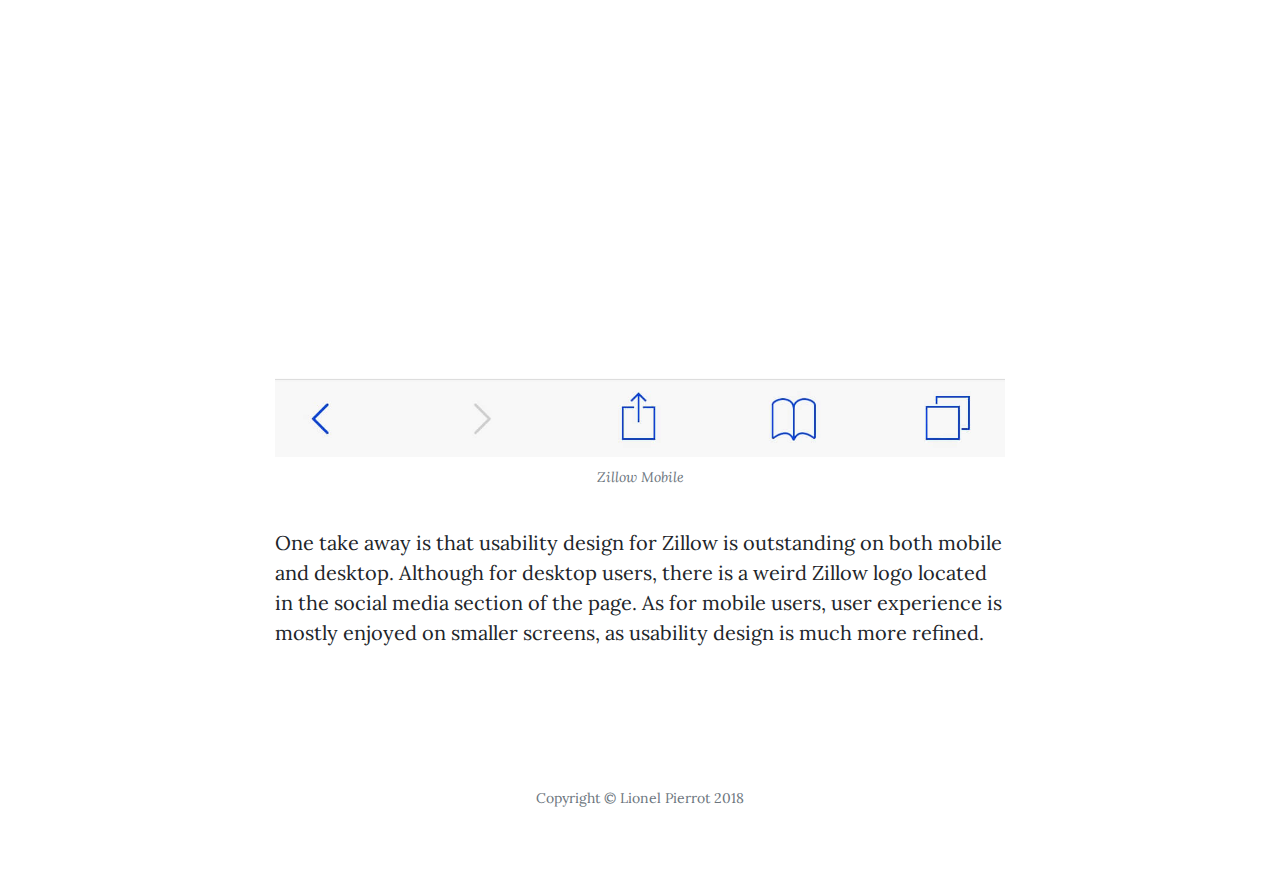
<file: post2.html>
<!DOCTYPE html>
<html lang="en">

<head>
   <!-- Global site tag (gtag.js) - Google Analytics -->
   <script async src="https://www.googletagmanager.com/gtag/js?id=UA-137699699-1"></script>
   <script>
       window.dataLayer = window.dataLayer || [];

       function gtag() {
           dataLayer.push(arguments);
       }
       gtag('js', new Date());

       gtag('config', 'UA-137699699-1', {
           
       });
   </script>

    <meta charset="utf-8">
    <meta name="viewport" content="width=device-width, initial-scale=1, shrink-to-fit=no">
    <meta name="description" content="post2">
    <meta name="author" content="Lionel Pierrot">

    <title>Zillow Analysis.</title>

    <!-- Bootstrap core CSS -->
    <link href="https://stackpath.bootstrapcdn.com/bootstrap/4.3.1/css/bootstrap.min.css " rel="stylesheet">

    <!-- Custom fonts for this template -->
    <link rel="stylesheet" href="https://use.fontawesome.com/releases/v5.7.2/css/all.css"
        integrity="sha384-fnmOCqbTlWIlj8LyTjo7mOUStjsKC4pOpQbqyi7RrhN7udi9RwhKkMHpvLbHG9Sr" crossorigin="anonymous">
    <link href='https://fonts.googleapis.com/css?family=Lora:400,700,400italic,700italic' rel='stylesheet'
        type='text/css'>
    <link
        href='https://fonts.googleapis.com/css?family=Open+Sans:300italic,400italic,600italic,700italic,800italic,400,300,600,700,800'
        rel='stylesheet' type='text/css'>
    <link href="css/clean-blog.min.css" rel="stylesheet">

</head>

<body>

    <!-- Navigation -->
    <nav class="navbar navbar-expand-lg navbar-light fixed-top" id="mainNav">
        <div class="container">
            <a class="navbar-brand" href="index.html">Lionel Pierrot</a>
            <button class="navbar-toggler navbar-toggler-right" type="button" data-toggle="collapse"
                data-target="#navbarResponsive" aria-controls="navbarResponsive" aria-expanded="false"
                aria-label="Toggle navigation">
                Menu
                <i class="fas fa-bars"></i>
            </button>
            <div class="collapse navbar-collapse" id="navbarResponsive">
                <ul class="navbar-nav ml-auto">
                    <li class="nav-item dropdown">
                        <a class="nav-link dropdown-toggle" href="#" id="navbarDropdownBlog" data-toggle="dropdown"
                            aria-haspopup="true" aria-expanded="false">
                            Blog
                        </a>
                        <div class="dropdown-menu dropdown-menu-right" aria-labelledby="navbarDropdownBlog">
                            <a class="dropdown-item" href="post1.html">Google Flights</a>
                            <a class="dropdown-item" href="post2.html">Zillow Analysis</a>
                            <a class="dropdown-item" href="post3.html">Swahili Village</a>
                            <a class="dropdown-item" href="post4.html">Mobile Testing</a>
                            <a class="dropdown-item" href="post5.html">MoMA</a>
                            <a class="dropdown-item" href="post6.html">My Blog</a>
                            <a class="dropdown-item" href="post7.html">Google Analytics</a>
                            <a class="dropdown-item" href="post8.html">Setting up Goals</a>
                            <a class="dropdown-item" href="post9.html">Content Expirement</a>
                            <a class="dropdown-item" href="post10.html">Final Report</a>
                        </div>
                    </li>
                    <li class="nav-item">
                        <a class="nav-link" href="about.html">About</a>
                    </li>
                </ul>
            </div>
        </div>
    </nav>

    <!-- Page Header -->
    <header class="masthead" style="background-image: url('img/brainstorming.jpg')">
        <div class="overlay"></div>
        <div class="container">
            <div class="row">
                <div class="col-lg-8 col-md-10 mx-auto">
                    <div class="post-heading">
                        <h1>Zillow</h1>
                        <h2 class="subheading">Usability Analysis</h2>
                        <span class="meta">Posted by
                            <a href="#">Lionel Pierrot</a>
                            on May 2, 2019</span>
                    </div>
                </div>
            </div>
        </div>
    </header>

    <!-- Post Content -->
    <article>
        <div class="container">
            <div class="row">
                <div class="col-lg-8 col-md-10 mx-auto">

                    <p>Before the age of the technology finding a place to buy or rent was a challenging task. We mostly
                        relied on newspapers, realtors, or driving around town looking for "For Sale" or "For Rent"
                        signs. In today's world though, well-thought-out websites like <a href="https://www.zillow.com/"
                            target="_blank">Zillow</a> have made this task almost seem effortless.</p>

                    <p>Zillow calls itself a real estate and rental marketplace dedicated to helping consumers find home
                        rentals and home sales. The site offers a lot more other services, but for this analysis, I will
                        limit to four criteria that make Zillow.com usability exceptional. </p>

                    <h2 class="section-heading">Are navigation conventions followed?</h2>

                    <p>The logo placement is located right at the top of the page rather than being on the left side
                        corner as most users would generally expect it to be. I find the logo in the middle to
                        overshadow the right side of the primary navigation on all pages. The naming is clear, and all
                        the links lead to the correct services.</p>
                    <a href="#">
                        <img class="img-fluid" src="img/zillowsiteid.png" alt="zillow Homepage" style="width:100%">
                    </a>
                    <span class="caption text-muted">Zillow Primary Navigation</span>

                    <h2 class="section-heading">Breadcrumbs: Where am I on the page?</h2>

                    <p>Find your location a page on zillow.com requires attention. Zillow is not a website that most
                        users interact with daily, so for users that aren't too familiar with the site will have to pay
                        special attention to the listings and rental pages. To minimize this issue, I think Zillow
                        should implement breadcrumbs to make it easy to navigate the page. </p>

                    <h2 class="section-heading"> Site Identification: Whose site is this?</h2>

                    <p>Right off the bat, it is hard to miss the logo. Every element on the home page reinforces what
                        the site is all about. I think for first time user looking at the homepage can quickly identify
                        the purpose of the website. The search bar itself has enough information to help accomplish your
                        goals.</p>

                    <a href="#">
                        <img class="img-fluid" src="img/zillowhomepage.png" alt="Zillow Site Identification"
                            style="width:100%"">
                    </a>
                    <span class=" caption text-muted">Zillow logo</span>

                        <h2 class="section-heading">Color choice</h2>

                        <p>Color choice may not be an issue to some users, but I find the light blue to be blinding for
                            PC
                            or desktop users, and as mobile, the colors seem refined maybe due to the size of the
                            screen. I
                            also think the text in the buttons on the cards above the footer could use a dark color to
                            make
                            it easy on the eye.
                        </p>

                        <h2 class="section-heading">Conclusion</h2>

                        <a href="#">
                            <img class="img-fluid" src="img/zillowmob.jpg" alt="Zillow mobile" style="width:100%" />
                        </a>
                        <span class="caption text-muted">Zillow Mobile</span>

                        <p>One take away is that usability design for Zillow is outstanding on both mobile and desktop.
                            Although for desktop users, there is a weird Zillow logo located in the social media section
                            of
                            the page. As for mobile users, user experience is mostly enjoyed on smaller screens, as
                            usability design is much more refined.
                        </p>

                </div>
            </div>
        </div>
    </article>

    <!-- Footer -->
    <footer>
        <div class="container">
            <div class="row">
                <div class="col-lg-8 col-md-10 mx-auto">
                    <ul class="list-inline text-center">
                        <li class="list-inline-item">
                            <a href="https://www.linkedin.com/in/lionel-pierrot-908748180/" target="_blank"
                                aria-label="Link to Linkedin page">
                                <span class="fa-stack fa-lg">
                                    <i class="fas fa-circle fa-stack-2x"></i>
                                    <i class="fab fa-linkedin fa-stack-1x fa-inverse"></i>
                                </span>
                            </a>
                        </li>
                        <li class="list-inline-item">
                            <a href="https://github.com/lpierrot?tab=repositories" target="_blank"
                                aria-label="Link to Github Page">
                                <span class="fa-stack fa-lg">
                                    <i class="fas fa-circle fa-stack-2x"></i>
                                    <i class="fab fa-github fa-stack-1x fa-inverse"></i>
                                </span>
                            </a>
                        </li>
                    </ul>
                    <p class="copyright text-muted">Copyright &copy; Lionel Pierrot 2018</p>
                </div>
            </div>
        </div>
    </footer>

    <!-- Bootstrap core JavaScript -->
    <script src="https://code.jquery.com/jquery-3.3.1.slim.min.js"
        integrity="sha384-q8i/X+965DzO0rT7abK41JStQIAqVgRVzpbzo5smXKp4YfRvH+8abtTE1Pi6jizo" crossorigin="anonymous">
    </script>
    <script src="https://cdnjs.cloudflare.com/ajax/libs/popper.js/1.14.7/umd/popper.min.js"
        integrity="sha384-UO2eT0CpHqdSJQ6hJty5KVphtPhzWj9WO1clHTMGa3JDZwrnQq4sF86dIHNDz0W1" crossorigin="anonymous">
    </script>
    <script src="https://stackpath.bootstrapcdn.com/bootstrap/4.3.1/js/bootstrap.min.js"
        integrity="sha384-JjSmVgyd0p3pXB1rRibZUAYoIIy6OrQ6VrjIEaFf/nJGzIxFDsf4x0xIM+B07jRM" crossorigin="anonymous">
    </script>

    <!-- Custom scripts for this template -->
    <script src="js/clean-blog.min.js"></script>

</body>

</html>
</file>
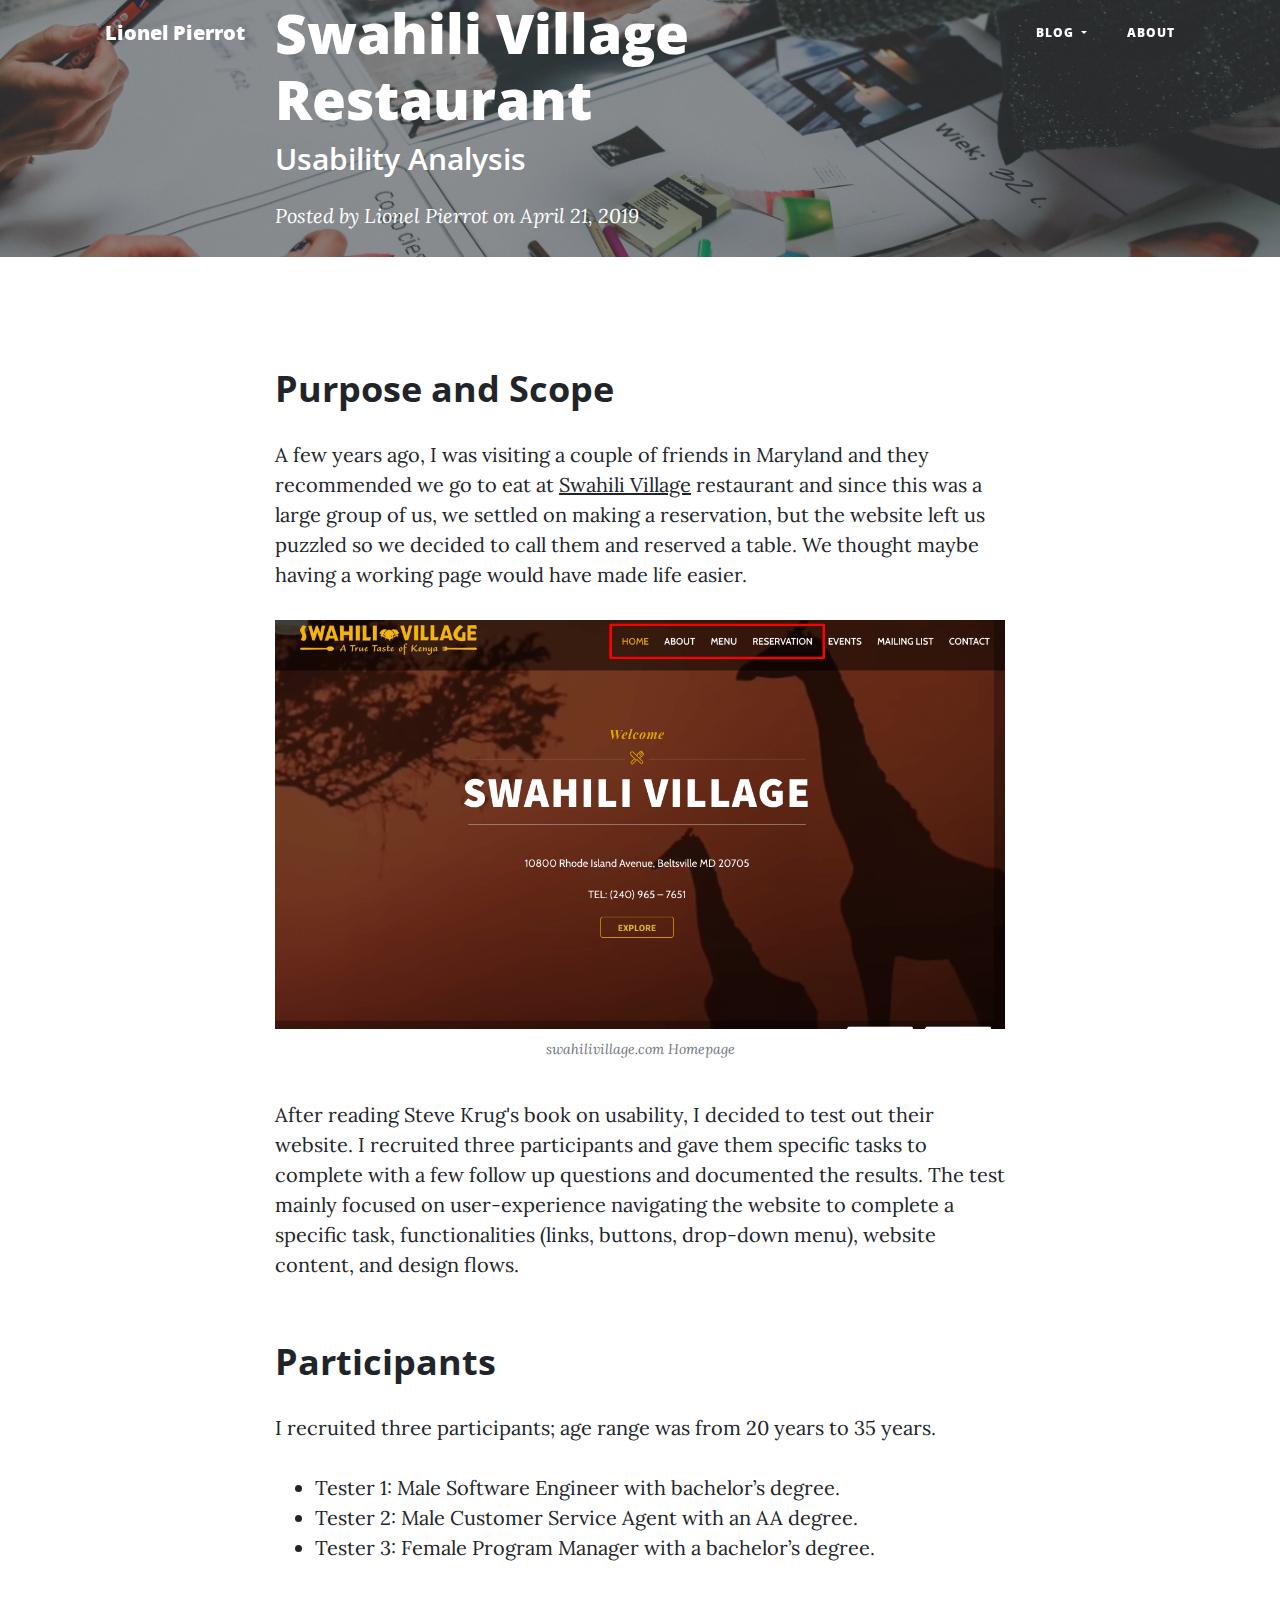
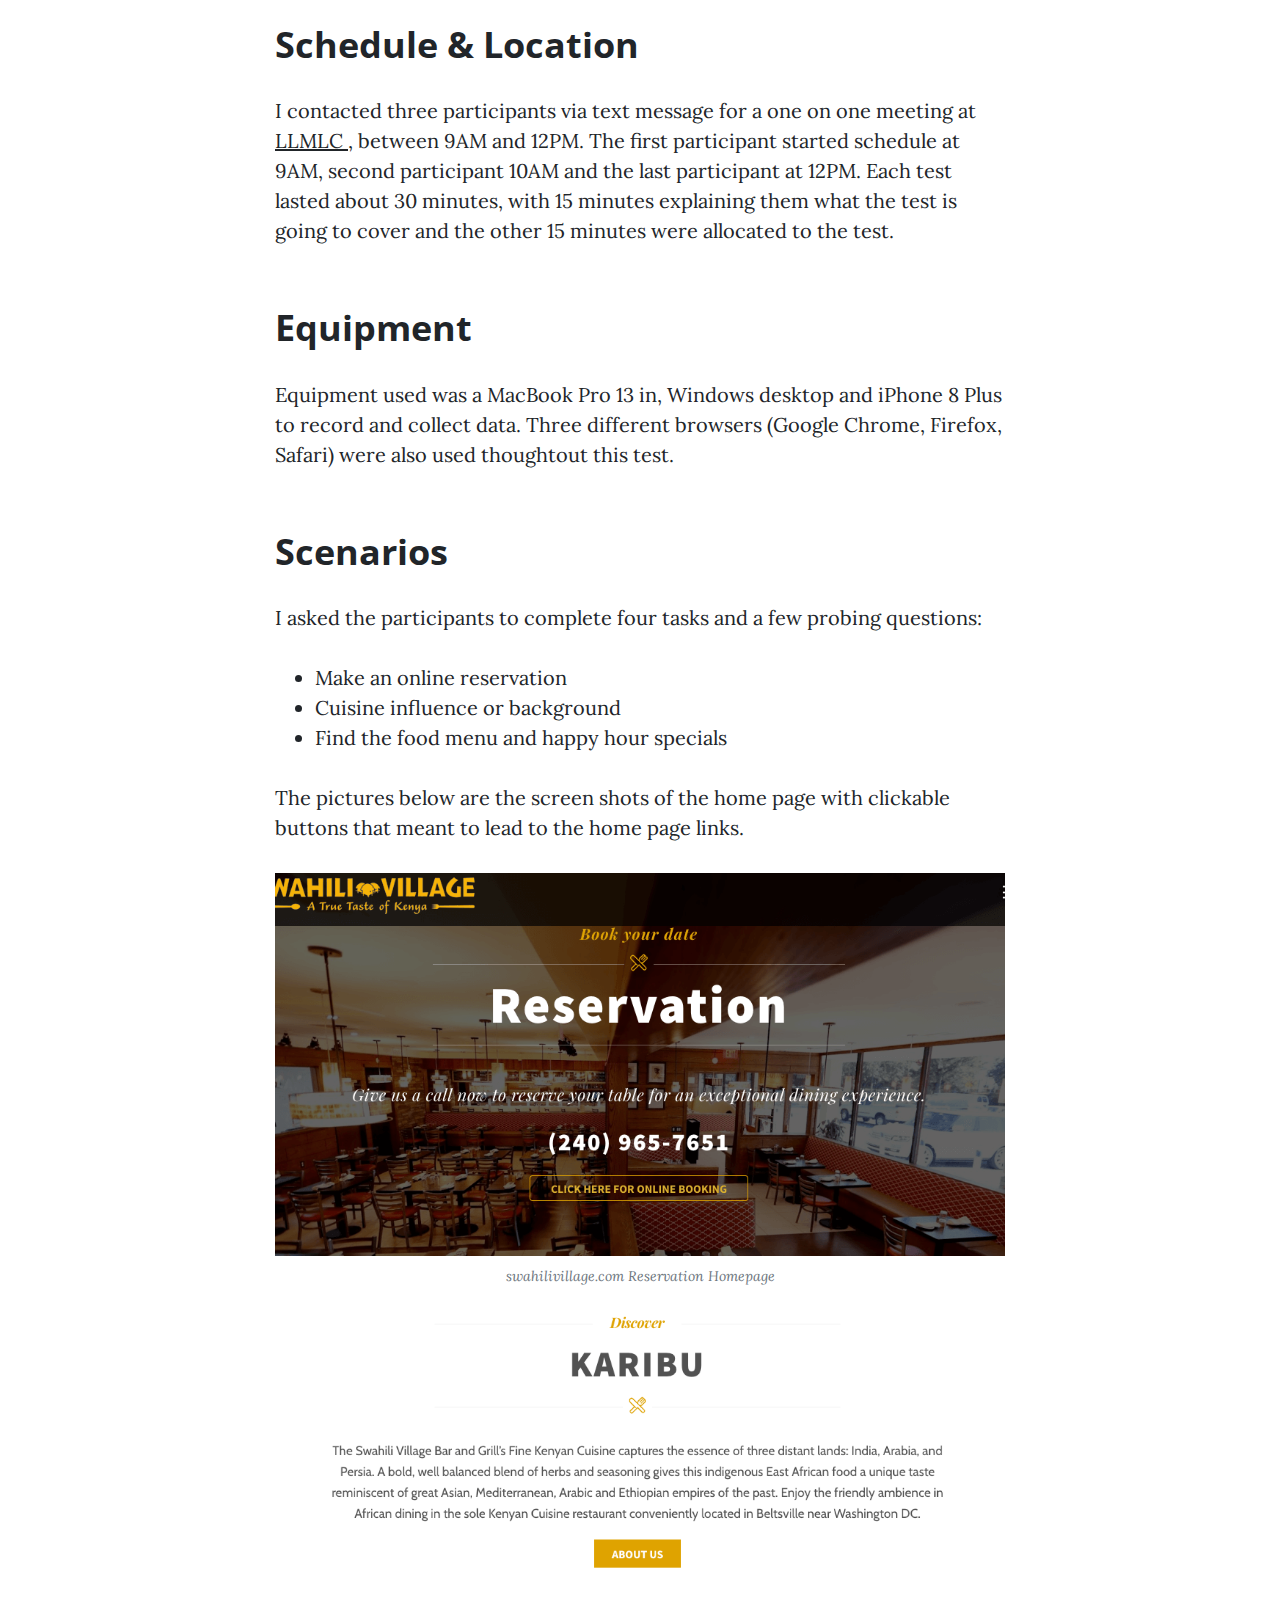
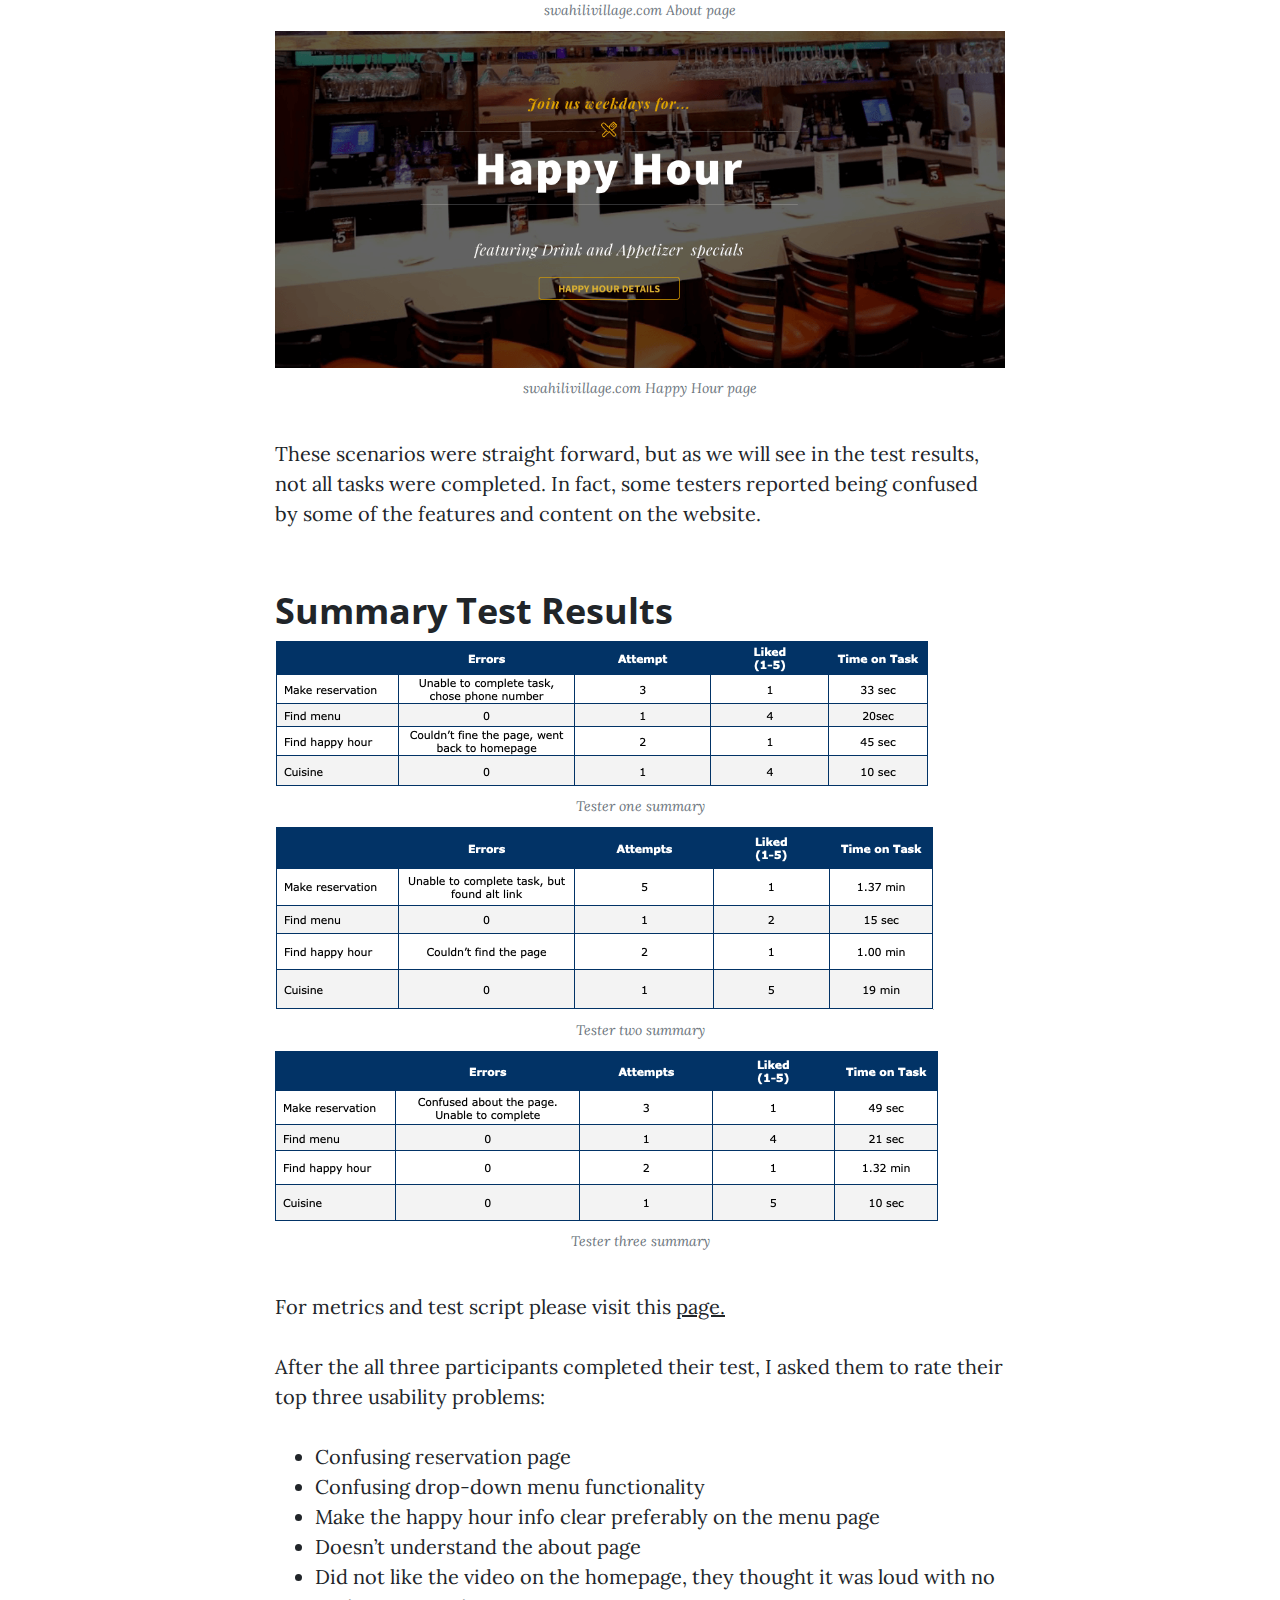
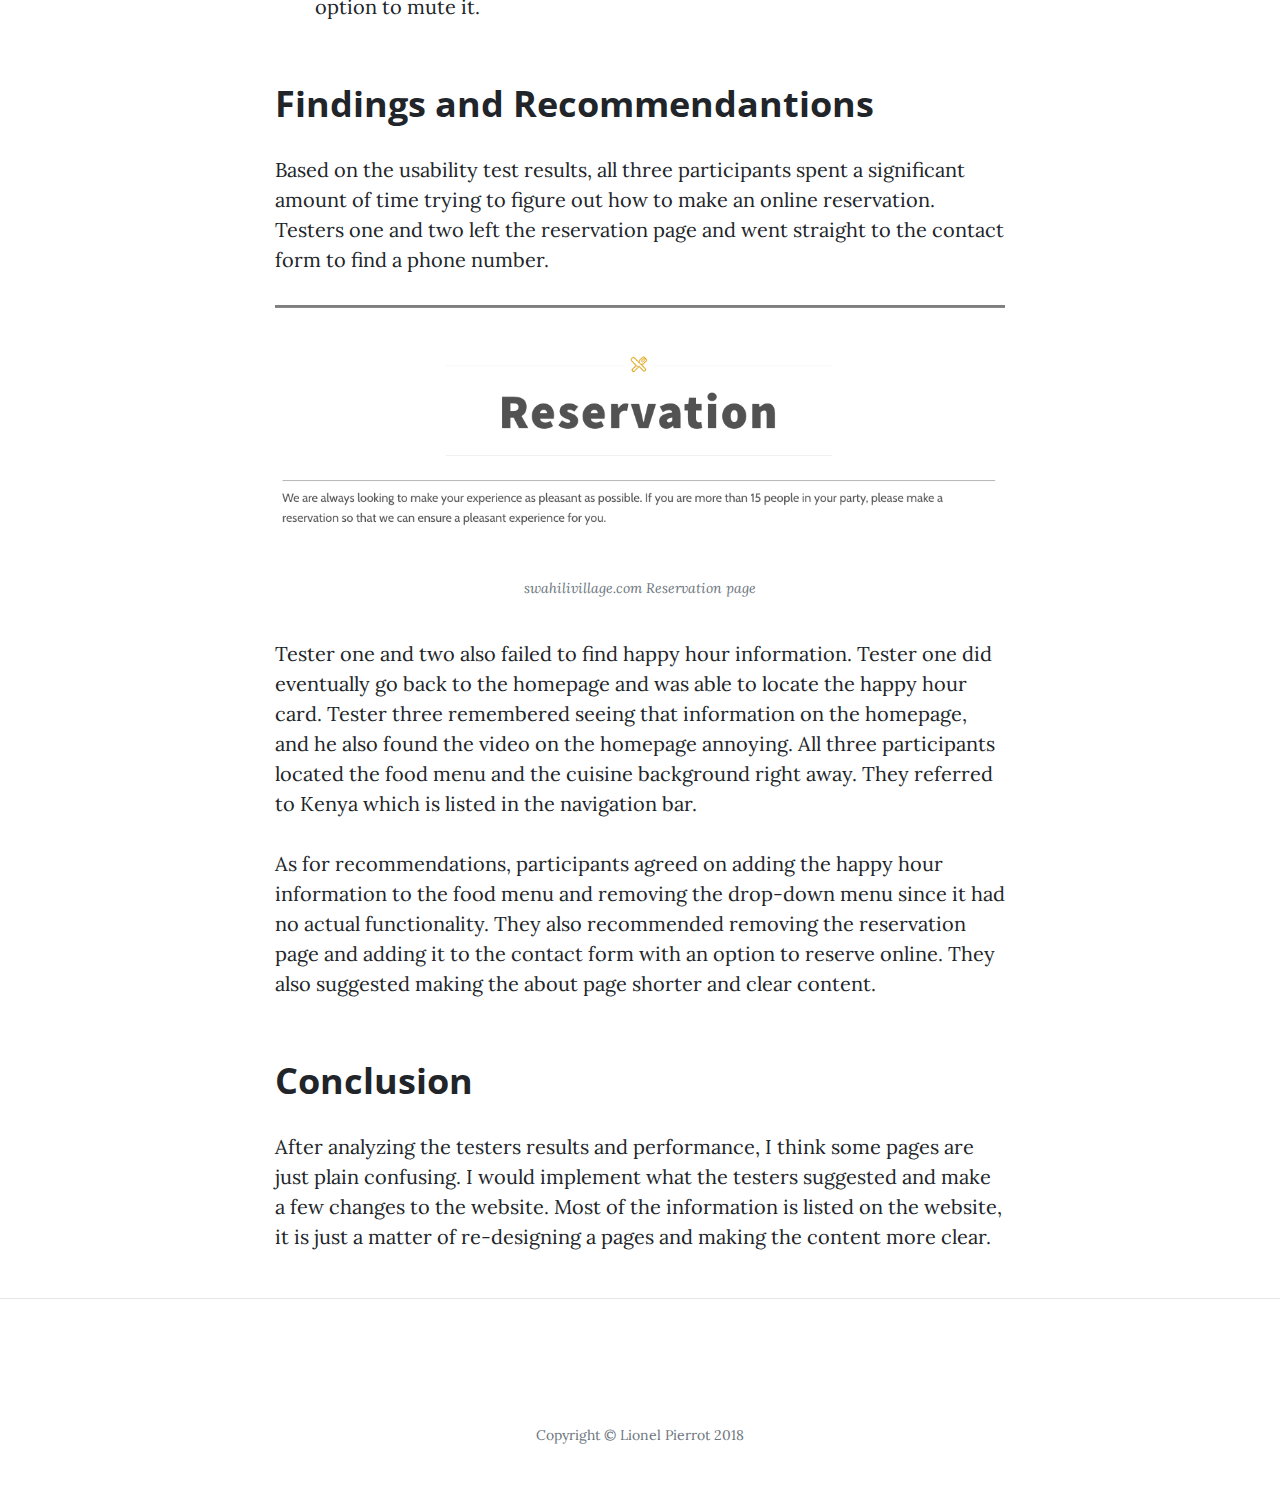
<file: post3.html>
<!DOCTYPE html>
<html lang="en">

<head>
    <!-- Global site tag (gtag.js) - Google Analytics -->
    <script async src="https://www.googletagmanager.com/gtag/js?id=UA-137699699-1"></script>
    <script>
        window.dataLayer = window.dataLayer || [];

        function gtag() {
            dataLayer.push(arguments);
        }
        gtag('js', new Date());

        gtag('config', 'UA-137699699-1', {
            
        });
    </script>

    <meta charset="utf-8">
    <meta name="viewport" content="width=device-width, initial-scale=1, shrink-to-fit=no">
    <meta name="description" content="post3">
    <meta name="author" content="Lionel Pierrot">

    <title>Swahili Village Analysis</title>

    <!-- Bootstrap core CSS -->
    <link href="https://stackpath.bootstrapcdn.com/bootstrap/4.3.1/css/bootstrap.min.css " rel="stylesheet">

    <!-- Custom fonts for this template -->
    <link rel="stylesheet" href="https://use.fontawesome.com/releases/v5.7.2/css/all.css"
        integrity="sha384-fnmOCqbTlWIlj8LyTjo7mOUStjsKC4pOpQbqyi7RrhN7udi9RwhKkMHpvLbHG9Sr" crossorigin="anonymous">
    <link href='https://fonts.googleapis.com/css?family=Lora:400,700,400italic,700italic' rel='stylesheet'
        type='text/css'>
    <link
        href='https://fonts.googleapis.com/css?family=Open+Sans:300italic,400italic,600italic,700italic,800italic,400,300,600,700,800'
        rel='stylesheet' type='text/css'>
    <link href="css/clean-blog.min.css" rel="stylesheet">

</head>

<body>

    <!-- Navigation -->
    <nav class="navbar navbar-expand-lg navbar-light fixed-top" id="mainNav">
        <div class="container">
            <a class="navbar-brand" href="index.html">Lionel Pierrot</a>
            <button class="navbar-toggler navbar-toggler-right" type="button" data-toggle="collapse"
                data-target="#navbarResponsive" aria-controls="navbarResponsive" aria-expanded="false"
                aria-label="Toggle navigation">
                Menu
                <i class="fas fa-bars"></i>
            </button>
            <div class="collapse navbar-collapse" id="navbarResponsive">
                <ul class="navbar-nav ml-auto">
                    <li class="nav-item dropdown">
                        <a class="nav-link dropdown-toggle" href="#" id="navbarDropdownBlog" data-toggle="dropdown"
                            aria-haspopup="true" aria-expanded="false">
                            Blog
                        </a>
                        <div class="dropdown-menu dropdown-menu-right" aria-labelledby="navbarDropdownBlog">
                            <a class="dropdown-item" href="post1.html">Google Flights</a>
                            <a class="dropdown-item" href="post2.html">Zillow Analysis</a>
                            <a class="dropdown-item" href="post3.html">Swahili Village</a>
                            <a class="dropdown-item" href="post4.html">Mobile Testing</a>
                            <a class="dropdown-item" href="post5.html">MoMA</a>
                            <a class="dropdown-item" href="post6.html">My Blog</a>
                            <a class="dropdown-item" href="post7.html">Google Analytics</a>
                            <a class="dropdown-item" href="post8.html">Setting up Goals</a>
                            <a class="dropdown-item" href="post9.html">Content Expirement</a>
                            <a class="dropdown-item" href="post9.html">Content Expirement</a>
                            <a class="dropdown-item" href="post10.html">Final Report</a>
                        </div>
                    </li>
                    <li class="nav-item">
                        <a class="nav-link" href="about.html">About</a>
                    </li>
                </ul>
            </div>
        </div>
    </nav>

    <!-- Page Header -->
    <header class="masthead" style="background-image: url('img/brainstorming.jpg')">
        <div class="overlay"></div>
        <div class="container">
            <div class="row">
                <div class="col-lg-8 col-md-10 mx-auto">
                    <div class="post-heading">
                        <h1>Swahili Village Restaurant</h1>
                        <h2 class="subheading">Usability Analysis</h2>
                        <span class="meta">Posted by
                            <a href="#">Lionel Pierrot</a>
                            on April 21, 2019</span>
                    </div>
                </div>
            </div>
        </div>
    </header>

    <!-- Post Content -->
    <article>
        <div class="container">
            <div class="row">
                <div class="col-lg-8 col-md-10 mx-auto">
                    <h2 class="section-heading">Purpose and Scope</h2>

                    <p>A few years ago, I was visiting a couple of friends in Maryland and they recommended we go to
                        eat at <a href="https://swahilivillages.com/" target="_blank">Swahili Village</a> restaurant and
                        since this was a large group of us, we settled on making a reservation, but the website left us
                        puzzled
                        so we decided to call them and reserved a table. We thought maybe having a working page would
                        have made
                        life easier.</p>
                    <a href="#">
                        <img class="img-fluid" src="img/swahilivillagersto.png" alt="Swahili Village">
                    </a>
                    <span class="caption text-muted">swahilivillage.com Homepage</span>
                    <p>After reading Steve Krug's book on usability, I decided to test out their website. I recruited
                        three
                        participants and gave them specific tasks to complete with a few follow up questions and
                        documented the results. The test mainly focused on user-experience navigating the website to
                        complete a specific task, functionalities (links, buttons, drop-down menu), website content, and
                        design flows.
                    </p>
                    <h2 class="section-heading">Participants</h2>

                    <p>I recruited three participants; age range was from 20 years to 35 years.
                        <ul>
                            <li>Tester 1: Male Software Engineer with bachelor’s degree.</li>
                            <li>Tester 2: Male Customer Service Agent with an AA degree.</li>
                            <li>Tester 3: Female Program Manager with a bachelor’s degree. </li>
                        </ul>
                    </p>
                    <h2 class="section-heading">Schedule & Location</h2>

                    <p>I contacted three participants via text message for a one on one meeting at <a
                            href="https://www.seattleu.edu/library/" target="_blank">LLMLC </a>, between 9AM
                        and 12PM. The first participant started schedule at 9AM, second participant 10AM and the last
                        participant at 12PM. Each test lasted about 30 minutes, with 15 minutes explaining them what the
                        test is going to cover and the other 15 minutes were allocated to the test. </p>

                    <h2 class="section-heading">Equipment</h2>

                    <p>Equipment used was a MacBook Pro 13 in, Windows desktop and iPhone 8 Plus to record and collect
                        data. Three different browsers (Google Chrome, Firefox, Safari) were also used thoughtout this
                        test.</p>

                    <h2 class="section-heading">Scenarios</h2>

                    <p>I asked the participants to complete four tasks and a few probing questions:</p>
                    <ul>
                        <li>Make an online reservation</li>
                        <li>Cuisine influence or background</li>
                        <li>Find the food menu and happy hour specials</li>
                    </ul>
                    <p> The pictures below are the screen shots of the home page with clickable buttons that
                        meant to lead to the home page links.
                    </p>
                    <a href="#">
                        <img class="img-fluid" src="img/reservationhp.png" alt="Swahili Village">
                    </a>
                    <span class="caption text-muted">swahilivillage.com Reservation Homepage</span>
                    <a href="#">
                        <img class="img-fluid" src="img/aboutpage.png" alt="Swahili Village">
                    </a>
                    <span class="caption text-muted">swahilivillage.com About page</span>
                    <a href="#">
                        <img class="img-fluid" src="img/happyhour.png" alt="Swahili Village">
                    </a>
                    <span class="caption text-muted">swahilivillage.com Happy Hour page</span>
                    <p>These scenarios were straight forward, but as we will see in the test results, not all tasks were
                        completed. In fact, some testers reported being confused by some of the features and content on
                        the
                        website.</p>
                    <h2 class="section-heading">Summary Test Results</h2>

                    <a href="#">
                        <img class="img-fluid" src="img/tester1.png" alt="Test one Summary">
                    </a>
                    <span class="caption text-muted"> Tester one summary</span>

                    <a href="#">
                        <img class="img-fluid" src="img/tester2.png" alt="Test two summary">
                    </a>
                    <span class="caption text-muted"> Tester two summary</span>

                    <a href="#">
                        <img class="img-fluid" src="img/tester3.png" alt="Test three summary">
                    </a>
                    <span class="caption text-muted">Tester three summary</span>
                    <p>For metrics and test script please visit this <a href="img/usability-test-script.pdf"
                            target="_blank">page.</a></p>

                    <p> After the all three participants completed their test, I asked them to rate their top three
                        usability problems:
                    </p>
                    <ul>
                        <li>Confusing reservation page</li>
                        <li>Confusing drop-down menu functionality</li>
                        <li>Make the happy hour info clear preferably on the menu page</li>
                        <li>Doesn’t understand the about page</li>
                        <li>Did not like the video on the homepage, they thought it was loud with no option to mute it.
                        </li>
                    </ul>

                    <h2 class="section-heading">Findings and Recommendantions</h2>
                    <p>Based on the usability test results, all three participants spent a significant amount of time
                        trying to figure out how to make an online reservation. Testers one and two left the reservation
                        page and went straight to the contact form to find a phone number.</p>
                    <a href="#">
                        <img class="img-fluid" src="img/reservation.png" alt="Swahili Village">
                    </a>
                    <span class="caption text-muted">swahilivillage.com Reservation page</span>
                    <p>Tester one and two also failed to find happy hour information. Tester one did eventually go back
                        to the homepage and was able to locate the happy hour card. Tester three remembered seeing that
                        information on the homepage, and he also found the video on the homepage annoying.
                        All three participants located the food menu and the cuisine background right away. They
                        referred
                        to Kenya which is listed in the navigation bar.</p>
                    <p>As for recommendations, participants agreed on adding the happy hour information to the food menu
                        and removing the drop-down menu since it had no actual functionality. They also recommended
                        removing the reservation page and adding it to the contact form with an option to reserve
                        online.
                        They also suggested making the about page shorter and clear content.
                    </p>

                    <h2 class="section-heading">Conclusion</h2>
                    <p>After analyzing the testers results and performance, I think some pages are just plain confusing.
                        I would implement what the testers suggested and make a few changes to the website. Most of the
                        information is listed on the website, it is just a matter of re-designing a pages and making the
                        content more clear.
                    </p>
                </div>
            </div>
        </div>
    </article>

    <hr>
    <!-- Footer -->
    <footer>
        <div class="container">
            <div class="row">
                <div class="col-lg-8 col-md-10 mx-auto">
                    <ul class="list-inline text-center">
                        <li class="list-inline-item">
                            <a href="https://www.linkedin.com/in/lionel-pierrot-908748180/" target="_blank"
                                aria-label="Link to Linkedin page">
                                <span class="fa-stack fa-lg">
                                    <i class="fas fa-circle fa-stack-2x"></i>
                                    <i class="fab fa-linkedin fa-stack-1x fa-inverse"></i>
                                </span>
                            </a>
                        </li>
                        <li class="list-inline-item">
                            <a href="https://github.com/lpierrot?tab=repositories" target="_blank"
                                aria-label="Link to Github Page">
                                <span class="fa-stack fa-lg">
                                    <i class="fas fa-circle fa-stack-2x"></i>
                                    <i class="fab fa-github fa-stack-1x fa-inverse"></i>
                                </span>
                            </a>
                        </li>
                    </ul>
                    <p class="copyright text-muted">Copyright &copy; Lionel Pierrot 2018</p>
                </div>
            </div>
        </div>
    </footer>

    <!-- Bootstrap core JavaScript -->
    <script src="https://code.jquery.com/jquery-3.3.1.slim.min.js"
        integrity="sha384-q8i/X+965DzO0rT7abK41JStQIAqVgRVzpbzo5smXKp4YfRvH+8abtTE1Pi6jizo" crossorigin="anonymous">
    </script>
    <script src="https://cdnjs.cloudflare.com/ajax/libs/popper.js/1.14.7/umd/popper.min.js"
        integrity="sha384-UO2eT0CpHqdSJQ6hJty5KVphtPhzWj9WO1clHTMGa3JDZwrnQq4sF86dIHNDz0W1" crossorigin="anonymous">
    </script>
    <script src="https://stackpath.bootstrapcdn.com/bootstrap/4.3.1/js/bootstrap.min.js"
        integrity="sha384-JjSmVgyd0p3pXB1rRibZUAYoIIy6OrQ6VrjIEaFf/nJGzIxFDsf4x0xIM+B07jRM" crossorigin="anonymous">
    </script>

    <!-- Custom scripts for this template -->
    <script src="js/clean-blog.min.js"></script>

</body>

</html>
</file>
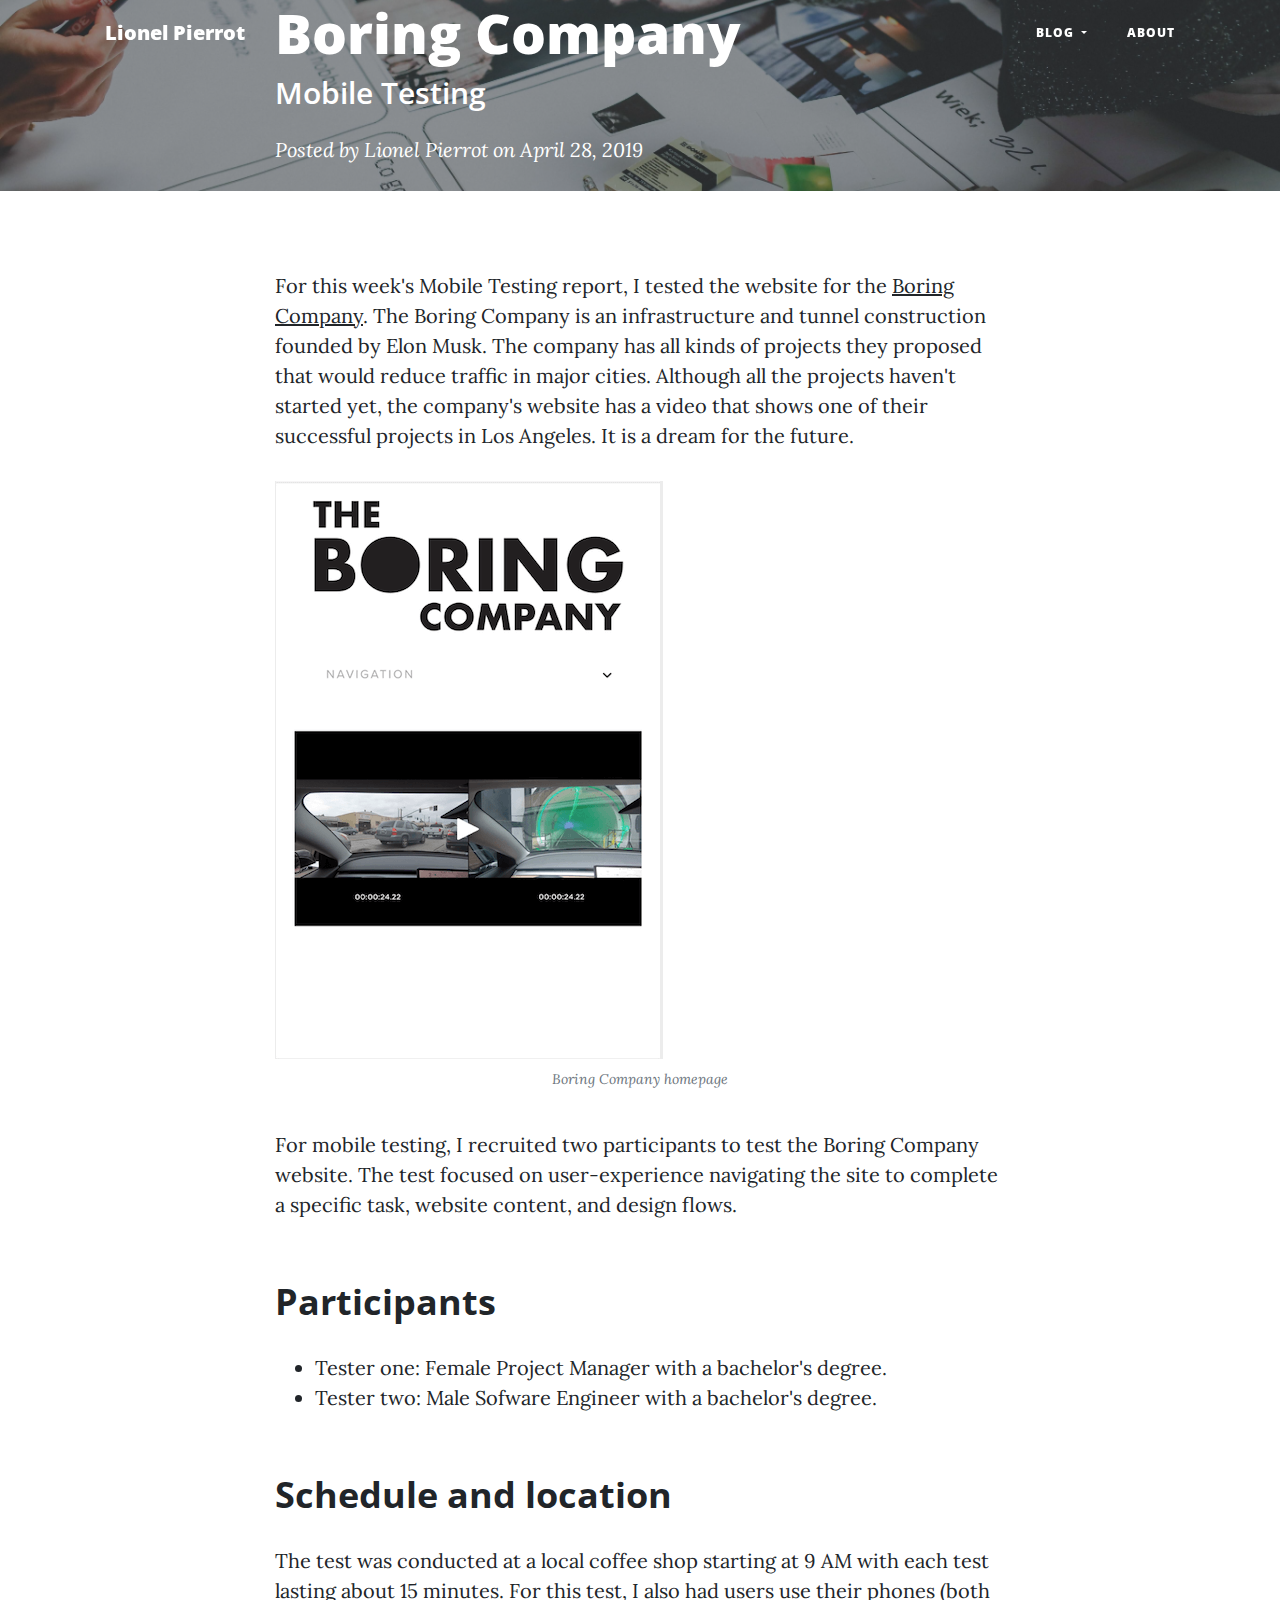
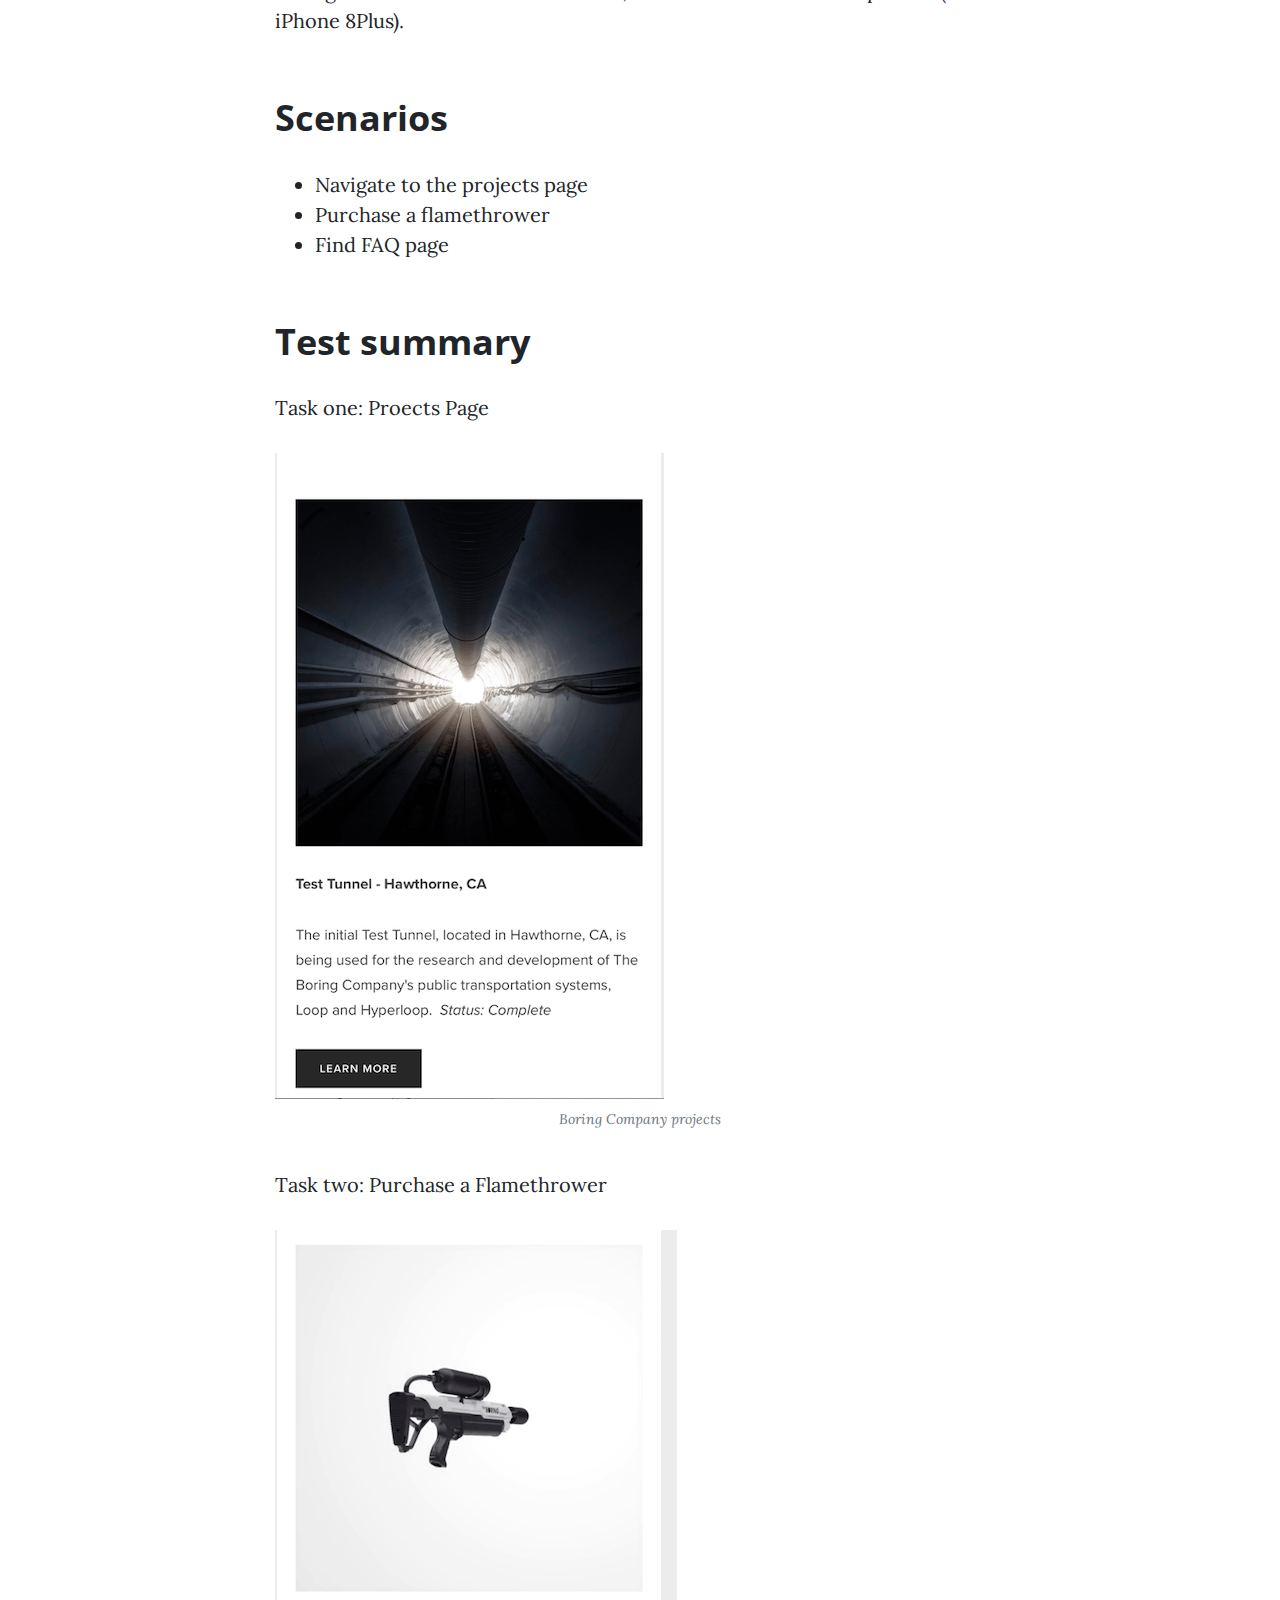
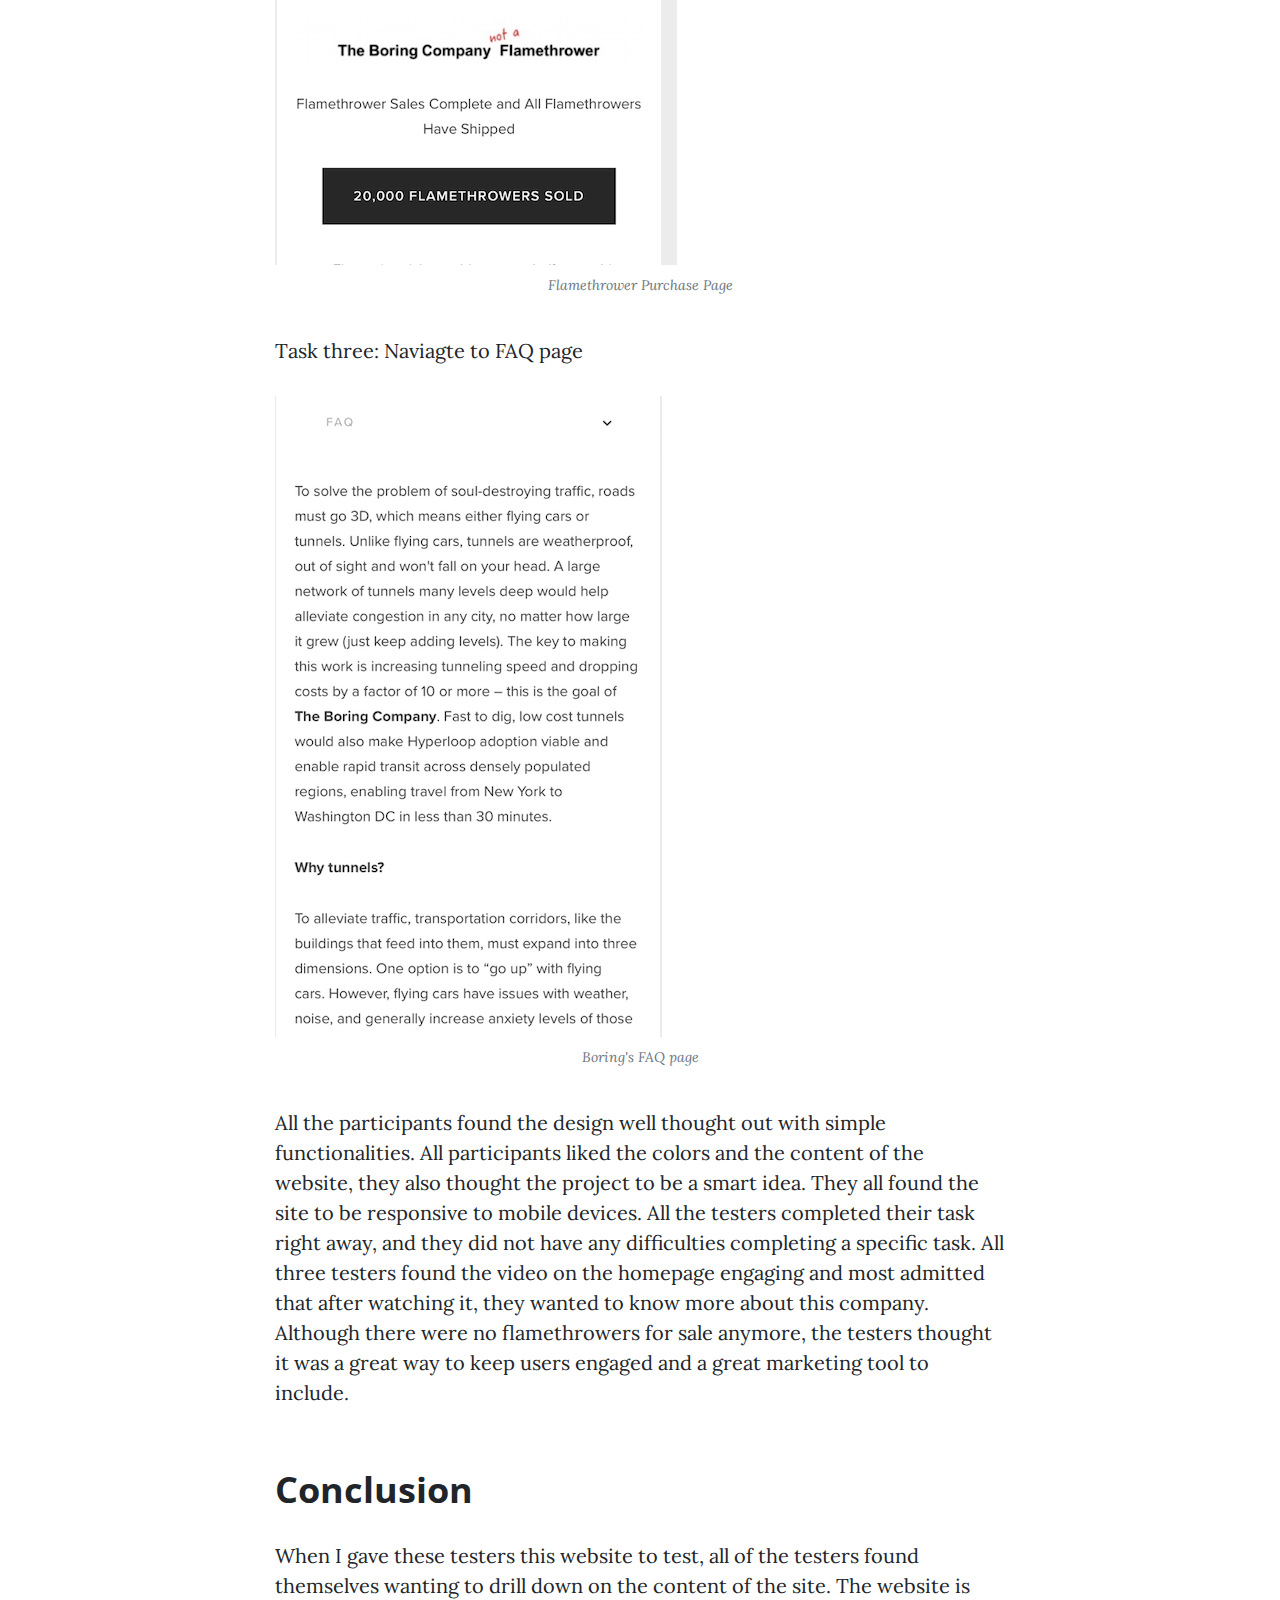
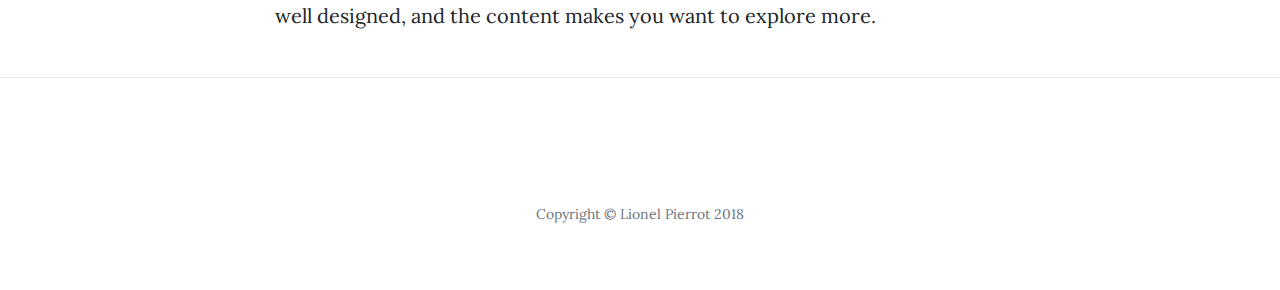
<file: post4.html>
<!DOCTYPE html>
<html lang="en">

<head>
    <!-- Global site tag (gtag.js) - Google Analytics -->
    <script async src="https://www.googletagmanager.com/gtag/js?id=UA-137699699-1"></script>
    <script>
        window.dataLayer = window.dataLayer || [];

        function gtag() {
            dataLayer.push(arguments);
        }
        gtag('js', new Date());

        gtag('config', 'UA-137699699-1', {

        });
    </script>

    <meta charset="utf-8">
    <meta name="viewport" content="width=device-width, initial-scale=1, shrink-to-fit=no">
    <meta name="description" content="post4">
    <meta name="author" content="Lionel Pierrot">

    <title>Boring Company</title>

    <!-- Bootstrap core CSS -->
    <link href="https://stackpath.bootstrapcdn.com/bootstrap/4.3.1/css/bootstrap.min.css " rel="stylesheet">

    <!-- Custom fonts for this template -->
    <link rel="stylesheet" href="https://use.fontawesome.com/releases/v5.7.2/css/all.css"
        integrity="sha384-fnmOCqbTlWIlj8LyTjo7mOUStjsKC4pOpQbqyi7RrhN7udi9RwhKkMHpvLbHG9Sr" crossorigin="anonymous">
    <link href='https://fonts.googleapis.com/css?family=Lora:400,700,400italic,700italic' rel='stylesheet'
        type='text/css'>
    <link
        href='https://fonts.googleapis.com/css?family=Open+Sans:300italic,400italic,600italic,700italic,800italic,400,300,600,700,800'
        rel='stylesheet' type='text/css'>
    <link href="css/clean-blog.min.css" rel="stylesheet">
    <link href="css/style.css" rel="stylesheet">

</head>

<body>

    <!-- Navigation -->
    <nav class="navbar navbar-expand-lg navbar-light fixed-top" id="mainNav">
        <div class="container">
            <a class="navbar-brand" href="index.html">Lionel Pierrot</a>
            <button class="navbar-toggler navbar-toggler-right" type="button" data-toggle="collapse"
                data-target="#navbarResponsive" aria-controls="navbarResponsive" aria-expanded="false"
                aria-label="Toggle navigation">
                Menu
                <i class="fas fa-bars"></i>
            </button>
            <div class="collapse navbar-collapse" id="navbarResponsive">
                <ul class="navbar-nav ml-auto">
                    <li class="nav-item dropdown">
                        <a class="nav-link dropdown-toggle" href="#" id="navbarDropdownBlog" data-toggle="dropdown"
                            aria-haspopup="true" aria-expanded="false">
                            Blog
                        </a>
                        <div class="dropdown-menu dropdown-menu-right" aria-labelledby="navbarDropdownBlog">
                            <a class="dropdown-item" href="post1.html">Google Flights</a>
                            <a class="dropdown-item" href="post2.html">Zillow Analysis</a>
                            <a class="dropdown-item" href="post3.html">Swahili Village</a>
                            <a class="dropdown-item" href="post4.html">Mobile Testing</a>
                            <a class="dropdown-item" href="post5.html">MoMA</a>
                            <a class="dropdown-item" href="post6.html">My Blog</a>
                            <a class="dropdown-item" href="post7.html">Google Analytics</a>
                            <a class="dropdown-item" href="post8.html">Setting up Goals</a>
                            <a class="dropdown-item" href="post9.html">Content Expirement</a>
                            <a class="dropdown-item" href="post10.html">Final Report</a>
                        </div>
                    </li>
                    <li class="nav-item">
                        <a class="nav-link" href="about.html">About</a>
                    </li>
                </ul>
            </div>
        </div>
    </nav>


    <!-- Page Header -->
    <header class="masthead" style="background-image: url('img/brainstorming.jpg')">
        <div class="overlay"></div>
        <div class="container">
            <div class="row">
                <div class="col-lg-8 col-md-10 mx-auto">
                    <div class="post-heading">
                        <h1>Boring Company</h1>
                        <h2 class="subheading">Mobile Testing
                        </h2>
                        <span class="meta">Posted by
                            <a href="#">Lionel Pierrot</a>
                            on April 28, 2019</span>
                    </div>
                </div>
            </div>
        </div>
    </header>

    <!-- Post Content -->
    <article>
        <div class="container">
            <div class="row">
                <div class="col-lg-8 col-md-10 mx-auto">

                    <p>For this week's Mobile Testing report, I tested the website for the <a
                            href="https://www.boringcompany.com/" target="_blank">Boring Company</a>. The
                        Boring
                        Company is an infrastructure and tunnel construction founded by Elon Musk. The company has all
                        kinds of projects they proposed that would reduce traffic in major cities. Although all the
                        projects haven't started yet, the company's website has a video that shows one of their
                        successful projects in Los Angeles. It is a dream for the future.
                    </p>
                    <a href="#">
                        <img class="img-fluid" src="img/boringcompanyhp.png" alt="Boring Company">
                    </a>
                    <span class="caption text-muted">Boring Company homepage</span>

                    <p>For mobile testing, I recruited two participants to test the Boring Company website. The test
                        focused on user-experience navigating the site to complete a specific task, website content, and
                        design flows.</p>

                    <h2 class="section-heading">Participants</h2>

                    <p>
                        <ul>
                            <li>Tester one: Female Project Manager with a bachelor's degree.</li>
                            <li>Tester two: Male Sofware Engineer with a bachelor's degree.</li>
                        </ul>
                    </p>

                    <h2 class="section-heading">Schedule and location</h2>

                    <p>The test was conducted at a local coffee shop starting at 9 AM with each test lasting about 15
                        minutes. For this test, I also had users use their phones (both iPhone 8Plus). </p>

                    <h2 class="section-heading">Scenarios</h2>

                    <p>
                        <ul>
                            <li>Navigate to the projects page</li>
                            <li>Purchase a flamethrower</li>
                            <li>Find FAQ page</li>
                        </ul>
                    </p>

                    <h2 class="section-heading">Test summary</h2>

                    <p>Task one: Proects Page</p>

                    <a href="#">
                        <img class="img-fluid" src="img/tunnelproject.png" alt="Projects Page">
                    </a>
                    <span class="caption text-muted">Boring Company projects</span>

                    <p>Task two: Purchase a Flamethrower</p>

                    <a href="#">
                        <img class="img-fluid" src="img/flamethrower.png" alt="google prices">
                    </a>
                    <span class="caption text-muted">Flamethrower Purchase Page</span>

                    <p>Task three: Naviagte to FAQ page</p>

                    <a href="#">
                        <img class="img-fluid" src="img/FAQpage.png" alt="faq page">
                    </a>
                    <span class="caption text-muted">Boring's FAQ page </span>

                    <p> All the participants found the design well thought out with simple functionalities. All
                        participants liked the colors and the content of the website, they also thought the project to
                        be a smart idea. They all found the site to be responsive to mobile devices. All the testers
                        completed their task right away, and they did not have any difficulties completing a specific
                        task. All three testers found the video on the homepage engaging and most admitted that after
                        watching it, they wanted to know more about this company. Although there were no flamethrowers
                        for sale anymore, the testers thought it was a great way to keep users engaged and a great
                        marketing tool to include. </p>

                    <h2 class="section-heading">Conclusion</h2>

                    <p>When I gave these testers this website to test, all of the testers found themselves wanting to
                        drill down on the content of the site. The website is well designed, and the content makes you
                        want to explore more.
                    </p>

                </div>
            </div>
        </div>
    </article>

    <hr>

    <!-- Footer -->
    <footer>
        <div class="container">
            <div class="row">
                <div class="col-lg-8 col-md-10 mx-auto">
                    <ul class="list-inline text-center">
                        <li class="list-inline-item">
                            <a href="https://www.linkedin.com/in/lionel-pierrot-908748180/" target="_blank"
                                aria-label="Link to Linkedin page">
                                <span class="fa-stack fa-lg">
                                    <i class="fas fa-circle fa-stack-2x"></i>
                                    <i class="fab fa-linkedin fa-stack-1x fa-inverse"></i>
                                </span>
                            </a>
                        </li>
                        <li class="list-inline-item">
                            <a href="https://github.com/lpierrot?tab=repositories" target="_blank"
                                aria-label="Link to Github Page">
                                <span class="fa-stack fa-lg">
                                    <i class="fas fa-circle fa-stack-2x"></i>
                                    <i class="fab fa-github fa-stack-1x fa-inverse"></i>
                                </span>
                            </a>
                        </li>
                    </ul>
                    <p class="copyright text-muted">Copyright &copy; Lionel Pierrot 2018</p>
                </div>
            </div>
        </div>
    </footer>

    <!-- Bootstrap core JavaScript -->
    <script src="https://code.jquery.com/jquery-3.3.1.slim.min.js"
        integrity="sha384-q8i/X+965DzO0rT7abK41JStQIAqVgRVzpbzo5smXKp4YfRvH+8abtTE1Pi6jizo" crossorigin="anonymous">
    </script>
    <script src="https://cdnjs.cloudflare.com/ajax/libs/popper.js/1.14.7/umd/popper.min.js"
        integrity="sha384-UO2eT0CpHqdSJQ6hJty5KVphtPhzWj9WO1clHTMGa3JDZwrnQq4sF86dIHNDz0W1" crossorigin="anonymous">
    </script>
    <script src="https://stackpath.bootstrapcdn.com/bootstrap/4.3.1/js/bootstrap.min.js"
        integrity="sha384-JjSmVgyd0p3pXB1rRibZUAYoIIy6OrQ6VrjIEaFf/nJGzIxFDsf4x0xIM+B07jRM" crossorigin="anonymous">
    </script>

    <!-- Custom scripts for this template -->
    <script src="js/clean-blog.min.js"></script>

</body>

</html>
</file>
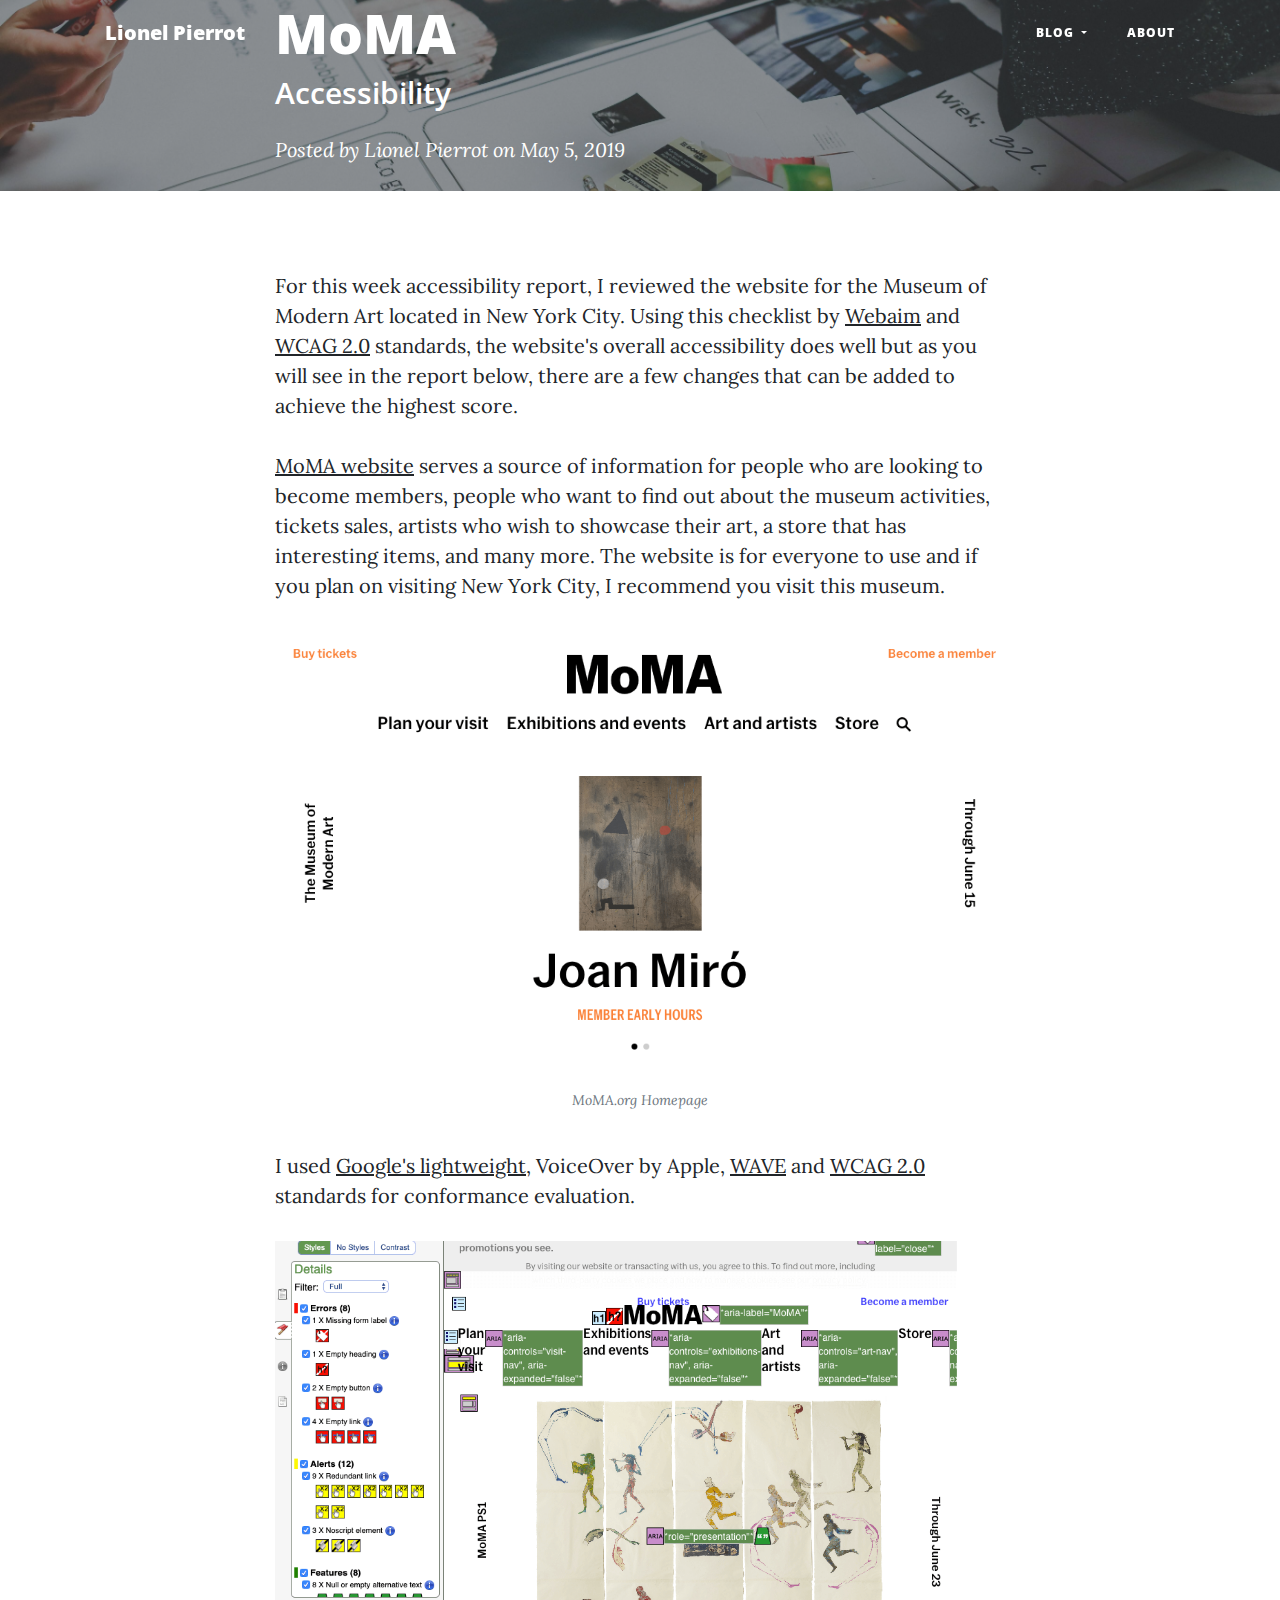
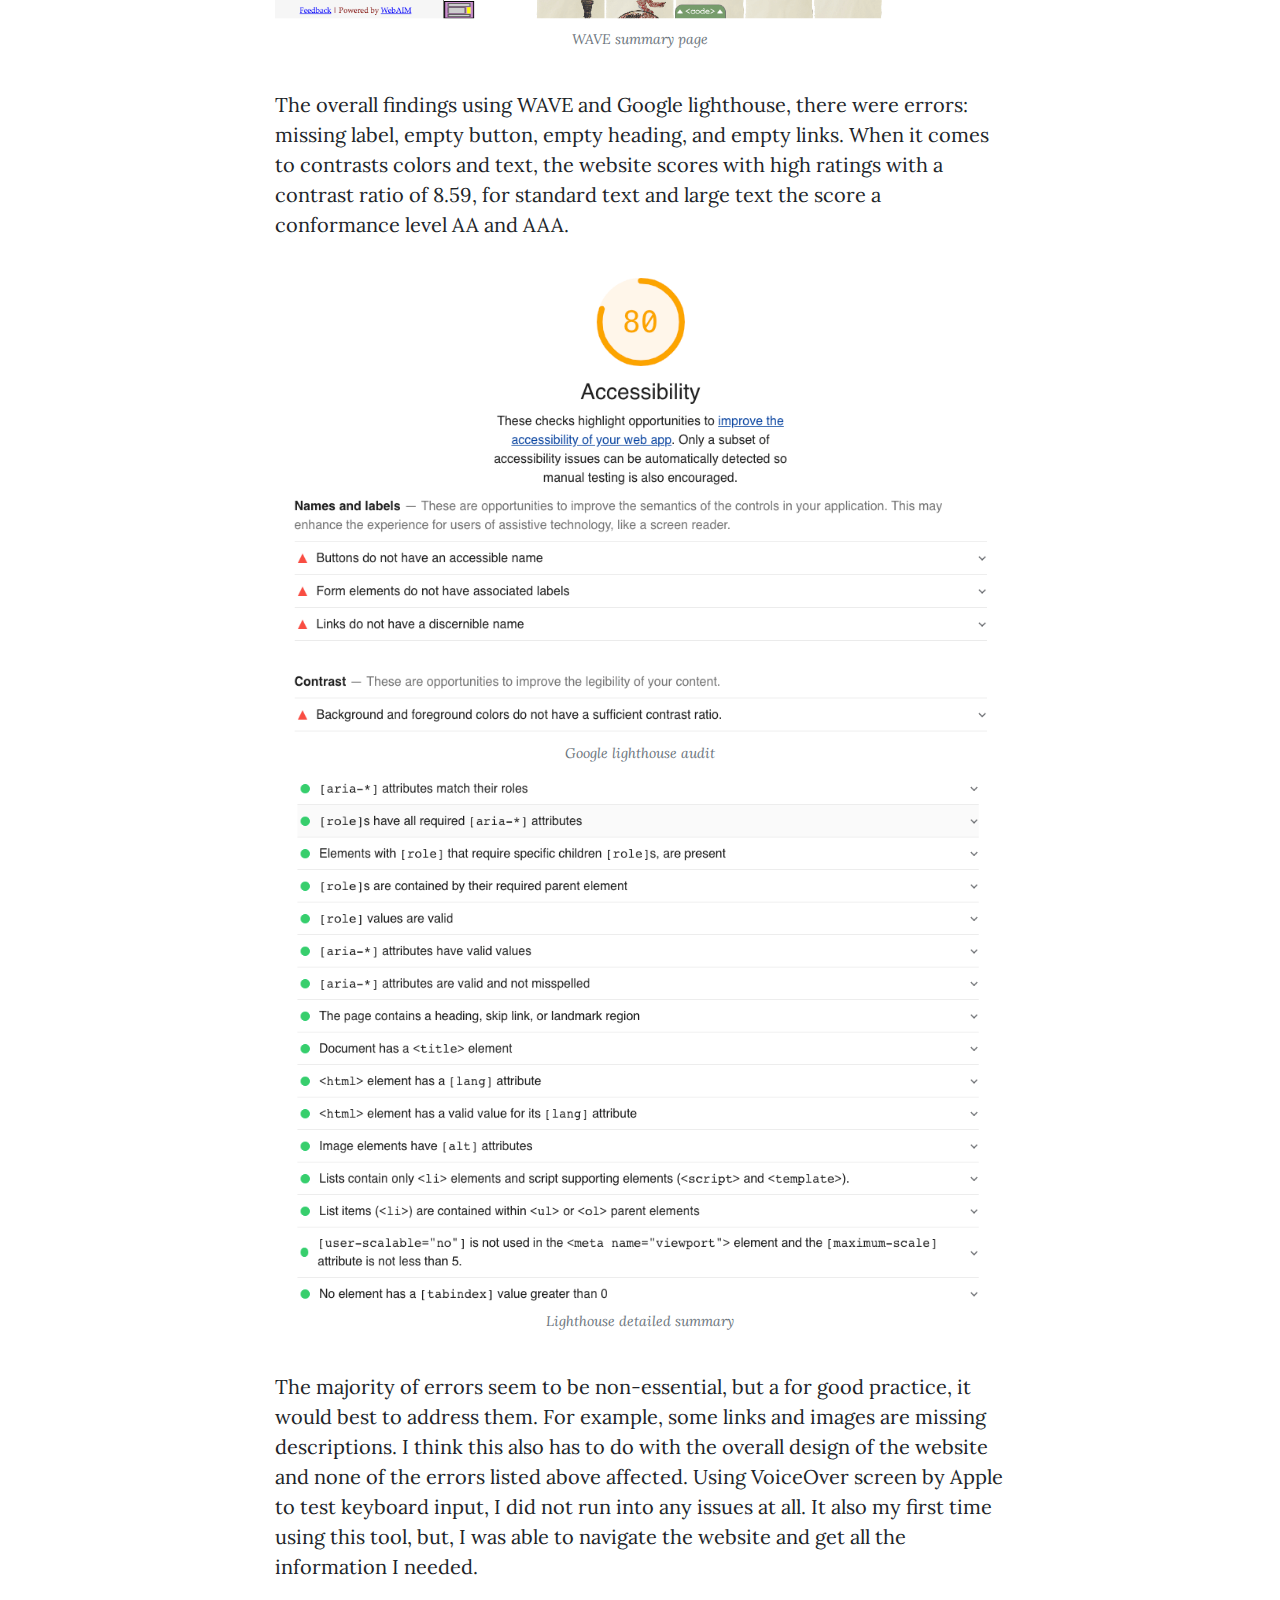
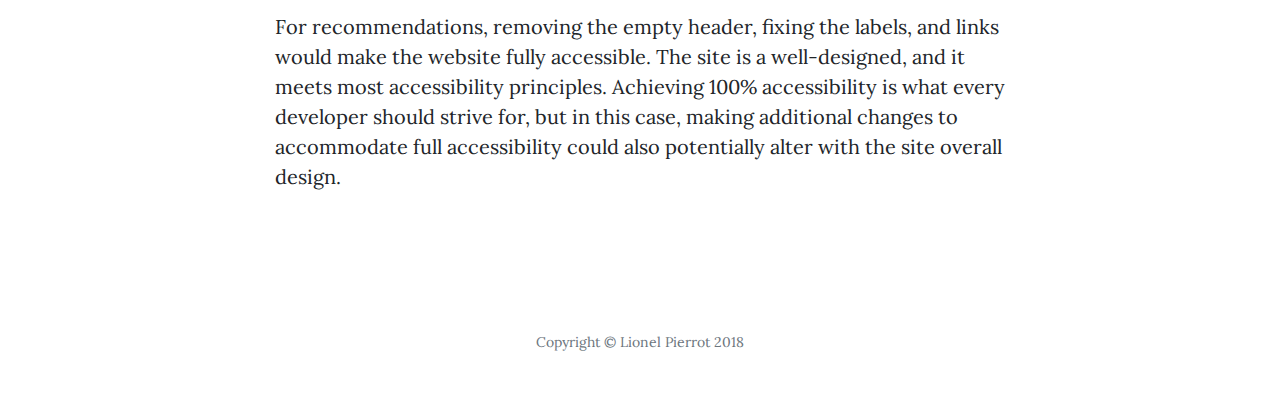
<file: post5.html>
<!DOCTYPE html>
<html lang="en">

<head>
    <!-- Global site tag (gtag.js) - Google Analytics -->
    <script async src="https://www.googletagmanager.com/gtag/js?id=UA-137699699-1"></script>
    <script>
        window.dataLayer = window.dataLayer || [];

        function gtag() {
            dataLayer.push(arguments);
        }
        gtag('js', new Date());

        gtag('config', 'UA-137699699-1', {
            
        });
    </script>

    <meta charset="utf-8">
    <meta name="viewport" content="width=device-width, initial-scale=1, shrink-to-fit=no">
    <meta name="description" content="post5">
    <meta name="author" content="Lionel Pierrot">

    <title>MoMA Analysis</title>

    <!-- Bootstrap core CSS -->
    <link href="https://stackpath.bootstrapcdn.com/bootstrap/4.3.1/css/bootstrap.min.css " rel="stylesheet">

    <!-- Custom fonts for this template -->
    <link rel="stylesheet" href="https://use.fontawesome.com/releases/v5.7.2/css/all.css"
        integrity="sha384-fnmOCqbTlWIlj8LyTjo7mOUStjsKC4pOpQbqyi7RrhN7udi9RwhKkMHpvLbHG9Sr" crossorigin="anonymous">
    <link href='https://fonts.googleapis.com/css?family=Lora:400,700,400italic,700italic' rel='stylesheet'
        type='text/css'>
    <link
        href='https://fonts.googleapis.com/css?family=Open+Sans:300italic,400italic,600italic,700italic,800italic,400,300,600,700,800'
        rel='stylesheet' type='text/css'>
    <link href="css/clean-blog.min.css" rel="stylesheet">

</head>

<body>

    <!-- Navigation -->
    <nav class="navbar navbar-expand-lg navbar-light fixed-top" id="mainNav">
        <div class="container">
            <a class="navbar-brand" href="index.html">Lionel Pierrot</a>
            <button class="navbar-toggler navbar-toggler-right" type="button" data-toggle="collapse"
                data-target="#navbarResponsive" aria-controls="navbarResponsive" aria-expanded="false"
                aria-label="Toggle navigation">
                Menu
                <i class="fas fa-bars"></i>
            </button>
            <div class="collapse navbar-collapse" id="navbarResponsive">
                <ul class="navbar-nav ml-auto">
                    <li class="nav-item dropdown">
                        <a class="nav-link dropdown-toggle" href="#" id="navbarDropdownBlog" data-toggle="dropdown"
                            aria-haspopup="true" aria-expanded="false">
                            Blog
                        </a>
                        <div class="dropdown-menu dropdown-menu-right" aria-labelledby="navbarDropdownBlog">
                            <a class="dropdown-item" href="post1.html">Google Flights</a>
                            <a class="dropdown-item" href="post2.html">Zillow Analysis</a>
                            <a class="dropdown-item" href="post3.html">Swahili Village</a>
                            <a class="dropdown-item" href="post4.html">Mobile Testing</a>
                            <a class="dropdown-item" href="post5.html">MoMA</a>
                            <a class="dropdown-item" href="post6.html">My Blog</a>
                            <a class="dropdown-item" href="post7.html">Google Analytics</a>
                            <a class="dropdown-item" href="post8.html">Setting up Goals</a>
                            <a class="dropdown-item" href="post9.html">Content Expirement</a>
                            <a class="dropdown-item" href="post10.html">Final Report</a>
                        </div>
                    </li>
                    <li class="nav-item">
                        <a class="nav-link" href="about.html">About</a>
                    </li>
                </ul>
            </div>
        </div>
    </nav>


    <!-- Page Header -->
    <header class="masthead" style="background-image: url('img/brainstorming.jpg')">
        <div class="overlay"></div>
        <div class="container">
            <div class="row">
                <div class="col-lg-8 col-md-10 mx-auto">
                    <div class="post-heading">
                        <h1>MoMA</h1>
                        <h2 class="subheading">Accessibility
                        </h2>
                        <span class="meta">Posted by
                            <a href="#">Lionel Pierrot</a>
                            on May 5, 2019</span>
                    </div>
                </div>
            </div>
        </div>
    </header>

    <!-- Post Content -->
    <article>
        <div class="container">
            <div class="row">
                <div class="col-lg-8 col-md-10 mx-auto">

                    <p>For this week accessibility report, I reviewed the website for the Museum of Modern Art located
                        in New York City. Using this checklist by <a href="https://webaim.org/standards/wcag/checklist"
                            target="_blank">Webaim</a>
                        and <a href="https://www.w3.org/WAI/standards-guidelines/" target="_blank">WCAG 2.0</a>
                        standards,
                        the website's overall accessibility does well but as you will see in the report below, there are
                        a few changes that can be added to achieve the highest score.
                    </p>

                    <p><a href="https://www.moma.org" target="_blank">MoMA website</a> serves a source of information
                        for people who are looking to
                        become members, people
                        who want to find out about the museum activities, tickets sales, artists who wish to showcase
                        their
                        art, a store that has interesting items, and many more. The website is for everyone to use and
                        if you plan on
                        visiting New York City, I recommend you visit this museum. </p>
                    <a href="#">
                        <img class="img-fluid" src="img/MoMAhomepg.png" alt="MoMA Homepage">
                    </a>
                    <span class="caption text-muted">MoMA.org Homepage</span>

                    <p>I used <a href="https://developers.google.com/web/tools/lighthouse/" target="_blank">Google's
                            lightweight</a>, VoiceOver by Apple, <a href="hhttp://wave.webaim.org/"
                            target="_blank">WAVE</a> and <a
                            href="https://www.w3.org/TR/UNDERSTANDING-WCAG20/conformance.html#uc-levels-head"
                            target="_blank">WCAG 2.0</a> standards for conformance evaluation.</p>
                    <a href="#">
                        <img class="img-fluid" src="img/wave-results.png" alt="Wave Summary">
                    </a>
                    <span class="caption text-muted">WAVE summary page</span>

                    <p>The overall findings using WAVE and Google lighthouse, there were errors: missing label, empty
                        button, empty heading, and empty links. When it comes to contrasts colors and text, the website
                        scores with high ratings with a contrast ratio of 8.59, for standard text and large text the
                        score a conformance level AA and AAA.
                    </p>
                    <a href="#">
                        <img class="img-fluid" src="img/lighthouse report.png" alt="Google lighthouse">
                    </a>
                    <span class="caption text-muted">Google lighthouse audit</span>
                    <a href="#">
                        <img class="img-fluid" src="img/lighthouse-report.png" alt="Google lighthouse">
                    </a>
                    <span class="caption text-muted">Lighthouse detailed summary</span>

                    <p>The majority of errors seem to be non-essential, but a for good practice, it would best to
                        address them. For example, some links and images are missing descriptions. I think this also has
                        to do with the overall design of the website and none of the errors listed above affected.
                        Using VoiceOver screen by Apple to test keyboard input, I did not run into any issues at all. It
                        also my first time using this tool, but, I was able to navigate the website and get all the
                        information I needed.
                    </p>

                    <p>For recommendations, removing the empty header, fixing the labels, and links would make the
                        website fully accessible. The site is a well-designed, and it meets most accessibility
                        principles. Achieving 100% accessibility is what every developer should strive for, but in this
                        case, making additional changes to accommodate full accessibility could also potentially alter
                        with the site overall design.
                    </p>

                </div>
            </div>
        </div>
    </article>


    <!-- Footer -->
    <footer>
        <div class="container">
            <div class="row">
                <div class="col-lg-8 col-md-10 mx-auto">
                    <ul class="list-inline text-center">
                        <li class="list-inline-item">
                            <a href="https://www.linkedin.com/in/lionel-pierrot-908748180/" target="_blank"
                                aria-label="Link to Linkedin page">
                                <span class="fa-stack fa-lg">
                                    <i class="fas fa-circle fa-stack-2x"></i>
                                    <i class="fab fa-linkedin fa-stack-1x fa-inverse"></i>
                                </span>
                            </a>
                        </li>
                        <li class="list-inline-item">
                            <a href="https://github.com/lpierrot?tab=repositories" target="_blank"
                                aria-label="Link to Github Page">
                                <span class="fa-stack fa-lg">
                                    <i class="fas fa-circle fa-stack-2x"></i>
                                    <i class="fab fa-github fa-stack-1x fa-inverse"></i>
                                </span>
                            </a>
                        </li>
                    </ul>
                    <p class="copyright text-muted">Copyright &copy; Lionel Pierrot 2018</p>
                </div>
            </div>
        </div>
    </footer>

    <!-- Bootstrap core JavaScript -->
    <script src="https://code.jquery.com/jquery-3.3.1.slim.min.js"
        integrity="sha384-q8i/X+965DzO0rT7abK41JStQIAqVgRVzpbzo5smXKp4YfRvH+8abtTE1Pi6jizo" crossorigin="anonymous">
    </script>
    <script src="https://cdnjs.cloudflare.com/ajax/libs/popper.js/1.14.7/umd/popper.min.js"
        integrity="sha384-UO2eT0CpHqdSJQ6hJty5KVphtPhzWj9WO1clHTMGa3JDZwrnQq4sF86dIHNDz0W1" crossorigin="anonymous">
    </script>
    <script src="https://stackpath.bootstrapcdn.com/bootstrap/4.3.1/js/bootstrap.min.js"
        integrity="sha384-JjSmVgyd0p3pXB1rRibZUAYoIIy6OrQ6VrjIEaFf/nJGzIxFDsf4x0xIM+B07jRM" crossorigin="anonymous">
    </script>

    <!-- Custom scripts for this template -->
    <script src="js/clean-blog.min.js"></script>

</body>

</html>
</file>
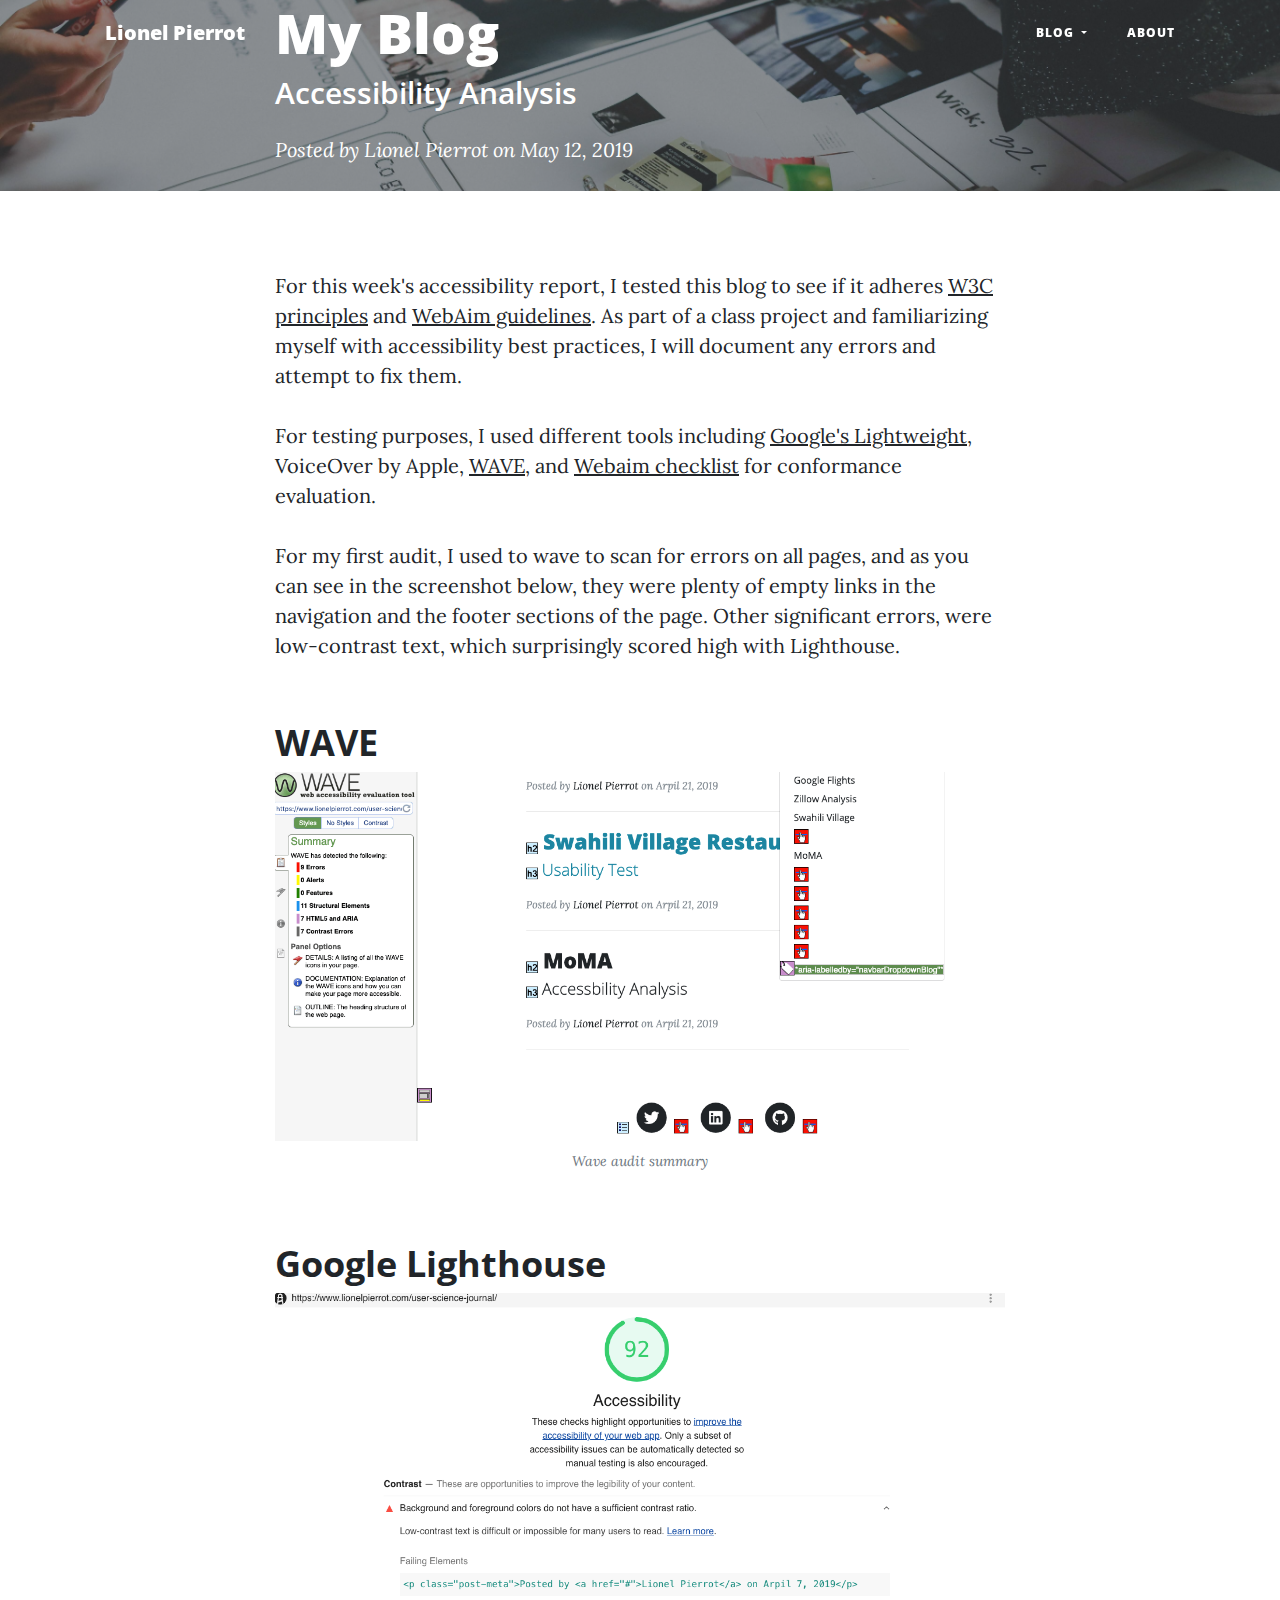
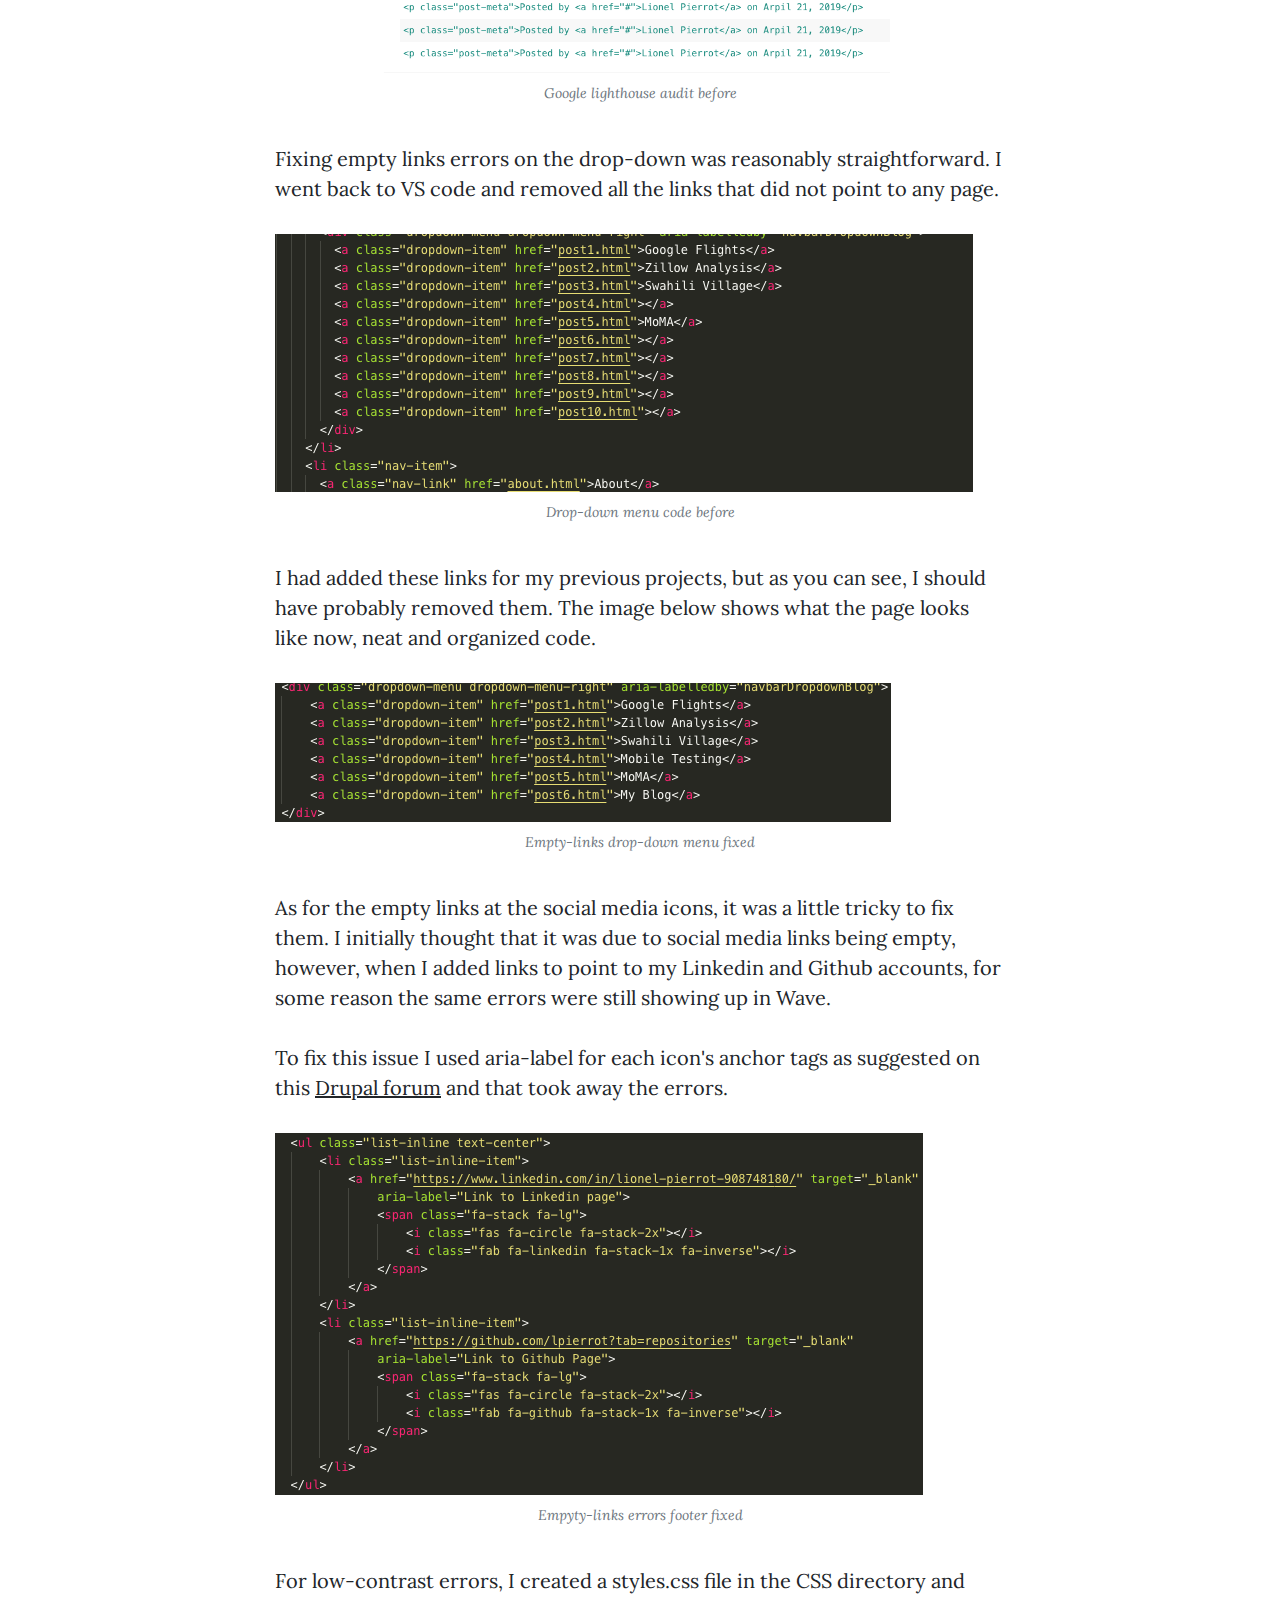
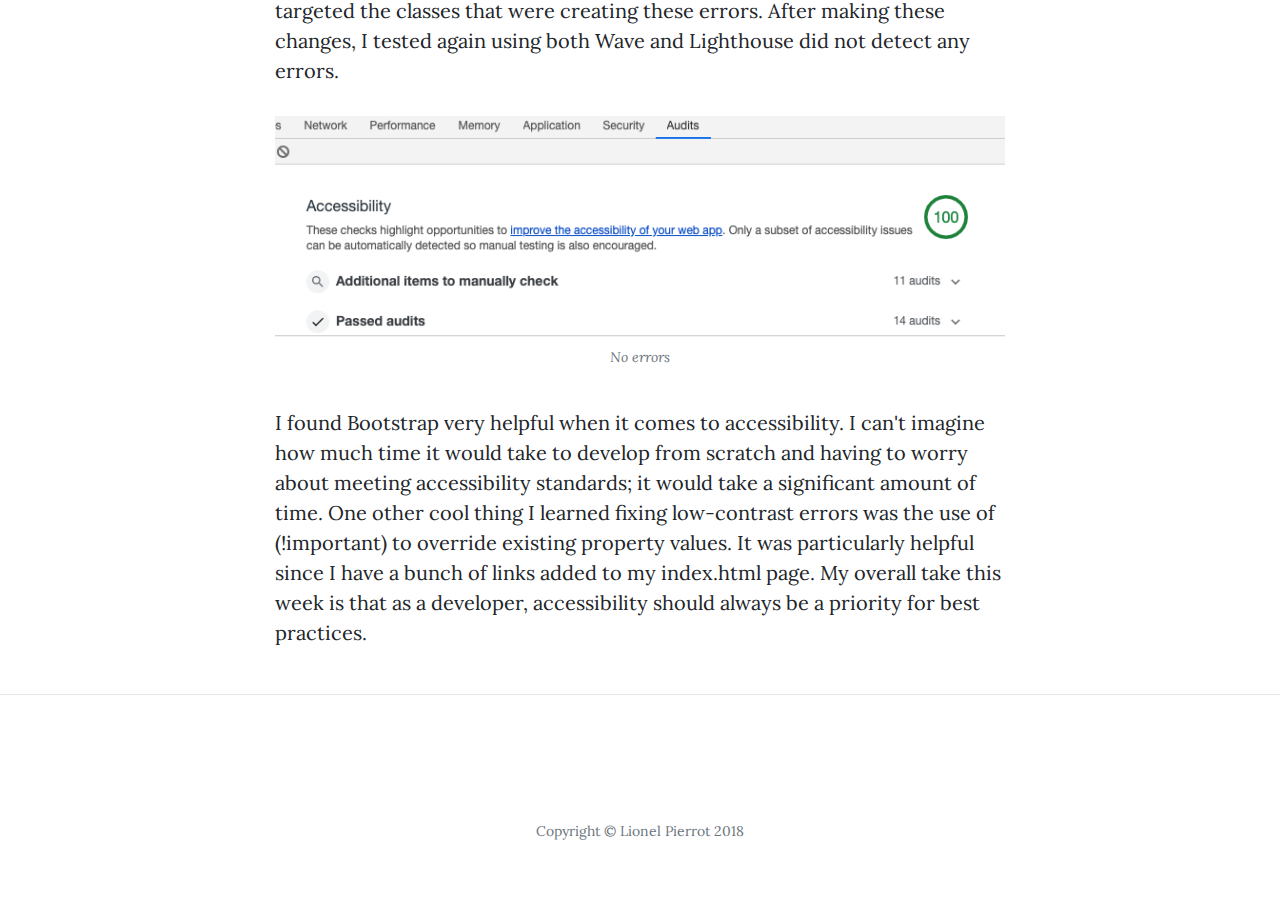
<file: post6.html>
<!DOCTYPE html>
<html lang="en">

<head>
    <!-- Global site tag (gtag.js) - Google Analytics -->
    <script async src="https://www.googletagmanager.com/gtag/js?id=UA-137699699-1"></script>
    <script>
        window.dataLayer = window.dataLayer || [];

        function gtag() {
            dataLayer.push(arguments);
        }
        gtag('js', new Date());

        gtag('config', 'UA-137699699-1', {
           
        });
    </script>

    <meta charset="utf-8">
    <meta name="viewport" content="width=device-width, initial-scale=1, shrink-to-fit=no">
    <meta name="description" content="post6">
    <meta name="author" content="Lionel Pierrot">

    <title>My Blog</title>

    <!-- Bootstrap core CSS -->
    <link href="https://stackpath.bootstrapcdn.com/bootstrap/4.3.1/css/bootstrap.min.css " rel="stylesheet">

    <!-- Custom fonts for this template -->
    <link rel="stylesheet" href="https://use.fontawesome.com/releases/v5.7.2/css/all.css"
        integrity="sha384-fnmOCqbTlWIlj8LyTjo7mOUStjsKC4pOpQbqyi7RrhN7udi9RwhKkMHpvLbHG9Sr" crossorigin="anonymous">
    <link href='https://fonts.googleapis.com/css?family=Lora:400,700,400italic,700italic' rel='stylesheet'
        type='text/css'>
    <link
        href='https://fonts.googleapis.com/css?family=Open+Sans:300italic,400italic,600italic,700italic,800italic,400,300,600,700,800'
        rel='stylesheet' type='text/css'>
    <link href="css/clean-blog.min.css" rel="stylesheet">

</head>

<body>

    <!-- Navigation -->
    <nav class="navbar navbar-expand-lg navbar-light fixed-top" id="mainNav">
        <div class="container">
            <a class="navbar-brand" href="index.html">Lionel Pierrot</a>
            <button class="navbar-toggler navbar-toggler-right" type="button" data-toggle="collapse"
                data-target="#navbarResponsive" aria-controls="navbarResponsive" aria-expanded="false"
                aria-label="Toggle navigation">
                Menu
                <i class="fas fa-bars"></i>
            </button>
            <div class="collapse navbar-collapse" id="navbarResponsive">
                <ul class="navbar-nav ml-auto">
                    <li class="nav-item dropdown">
                        <a class="nav-link dropdown-toggle" href="#" id="navbarDropdownBlog" data-toggle="dropdown"
                            aria-haspopup="true" aria-expanded="false">
                            Blog
                        </a>
                        <div class="dropdown-menu dropdown-menu-right" aria-labelledby="navbarDropdownBlog">
                            <a class="dropdown-item" href="post1.html">Google Flights</a>
                            <a class="dropdown-item" href="post2.html">Zillow Analysis</a>
                            <a class="dropdown-item" href="post3.html">Swahili Village</a>
                            <a class="dropdown-item" href="post4.html">Mobile Testing</a>
                            <a class="dropdown-item" href="post5.html">MoMA</a>
                            <a class="dropdown-item" href="post6.html">My Blog</a>
                            <a class="dropdown-item" href="post7.html">Google Analytics</a>
                            <a class="dropdown-item" href="post8.html">Setting up Goals</a>
                            <a class="dropdown-item" href="post9.html">Content Expirement</a>
                            <a class="dropdown-item" href="post10.html">Final Report</a>
                        </div>
                    </li>
                    <li class="nav-item">
                        <a class="nav-link" href="about.html">About</a>
                    </li>
                </ul>
            </div>
        </div>
    </nav>


    <!-- Page Header -->
    <header class="masthead" style="background-image: url('img/brainstorming.jpg')">
        <div class="overlay"></div>
        <div class="container">
            <div class="row">
                <div class="col-lg-8 col-md-10 mx-auto">
                    <div class="post-heading">
                        <h1>My Blog</h1>
                        <h2 class="subheading">Accessibility Analysis
                        </h2>
                        <span class="meta">Posted by
                            <a href="#">Lionel Pierrot</a>
                            on May 12, 2019</span>
                    </div>
                </div>
            </div>
        </div>
    </header>

    <!-- Post Content -->
    <article>
        <div class="container">
            <div class="row">
                <div class="col-lg-8 col-md-10 mx-auto">
                    <p>For this week's accessibility report, I tested this blog to see if it adheres <a
                            href="https://www.w3.org/WAI/fundamentals/accessibility-principles/" target="_blank"> W3C
                            principles</a> and <a href="https://webaim.org/techniques/keyboard/" target="_blank">WebAim
                            guidelines</a>. As part of a class project and familiarizing myself with accessibility best
                        practices, I will document any errors and attempt to fix them.
                    </p>

                    <p>For testing purposes, I used different tools including <a
                            href="https://developers.google.com/web/tools/lighthouse/" target="_blank">Google's
                            Lightweight</a>, VoiceOver by Apple, <a href="hhttp://wave.webaim.org/"
                            target="_blank">WAVE</a>, and
                        <a href="https://webaim.org/standards/wcag/checklist" target="_blank">Webaim
                            checklist</a> for conformance evaluation.
                    </p>

                    <p>For my first audit, I used to wave to scan for errors on all pages, and as you can see in the
                        screenshot below, they were plenty of empty links in the navigation and the footer sections of
                        the page. Other significant errors, were low-contrast text, which surprisingly scored high with
                        Lighthouse.
                    </p>

                    <h2 class="section-heading">WAVE</h2>

                    <a href="#">
                        <img class="img-fluid" src="img/user-scincehp.png" alt="Wave accessibility audit">
                    </a>
                    <span class="caption text-muted">Wave audit summary</span>

                    <h2 class="section-heading">Google Lighthouse</h2>

                    <a href="#">
                        <img class="img-fluid" src="img/user-sciencelighthouse.png" alt="Google Lighthouse results">
                    </a>
                    <span class="caption text-muted">Google lighthouse audit before</span>

                    <p>Fixing empty links errors on the drop-down was reasonably straightforward. I went back to VS code
                        and removed all the links that did not point to any page.</p>

                    <a href="#">
                        <img class="img-fluid" src="img/empyty-links.png" alt="empyty-links description">
                    </a>
                    <span class="caption text-muted">Drop-down menu code before</span>

                    <p>I had added these links for my previous projects, but as you can see, I should have probably
                        removed them. The image below shows what the page looks like now, neat and organized code.
                    </p>

                    <a href="#">
                        <img class="img-fluid" src="img/fixedlinks.png" alt="Empyty-links drop-down menu error Fix">
                    </a>
                    <span class="caption text-muted">Empty-links drop-down menu fixed</span>

                    <p>As for the empty links at the social media icons, it was a little tricky to fix them. I
                        initially thought that it was due to social media links being empty, however, when I added links
                        to point to my Linkedin and Github accounts, for some reason the same errors were still showing
                        up in Wave.

                    </p>

                    <p> To fix this issue I used aria-label for each icon's anchor tags as suggested on this <a
                            href="https://www.drupal.org/project/social_media_links/issues/2727763" target="_blank">
                            Drupal
                            forum</a> and that took away the errors.
                    </p>

                    <a href="#">
                        <img class="img-fluid" src="img/footer-errors.png" alt="Empyty-links footer error Fix">
                    </a>
                    <span class="caption text-muted">Empyty-links errors footer fixed</span>

                    <p>For low-contrast errors, I created a styles.css file in the CSS directory and targeted the
                        classes that were creating these errors. After making these changes, I tested again using both
                        Wave and Lighthouse did not detect any errors.
                    </p>
                    <a href="#">
                        <img class="img-fluid" src="img/debugaudit.png" alt="Low Errors">
                    </a>
                    <span class="caption text-muted">No errors</span>

                    <p>I found Bootstrap very helpful when it comes to accessibility. I can't imagine how much time it
                        would take to develop from scratch and having to worry about meeting accessibility standards; it
                        would take a significant amount of time. One other cool thing I learned fixing low-contrast
                        errors was the use of (!important) to override existing property values. It was particularly
                        helpful since I have a bunch of links added to my index.html page. My overall take this week is
                        that as a developer, accessibility should always be a priority for best practices.
                    </p>

                </div>
            </div>
        </div>
    </article>

    <hr>

    <!-- Footer -->
    <footer>
        <div class="container">
            <div class="row">
                <div class="col-lg-8 col-md-10 mx-auto">
                    <ul class="list-inline text-center">
                        <li class="list-inline-item">
                            <a href="https://www.linkedin.com/in/lionel-pierrot-908748180/" target="_blank"
                                aria-label="Find me on Linkedin">
                                <span class="fa-stack fa-lg">
                                    <i class="fas fa-circle fa-stack-2x"></i>
                                    <i class="fab fa-linkedin fa-stack-1x fa-inverse"></i>
                                </span>
                            </a>
                        </li>
                        <li class="list-inline-item">
                            <a href="https://github.com/lpierrot?tab=repositories" target="_blank"
                                aria-label="Find me on Github">
                                <span class="fa-stack fa-lg">
                                    <i class="fas fa-circle fa-stack-2x"></i>
                                    <i class="fab fa-github fa-stack-1x fa-inverse"></i>
                                </span>
                            </a>
                        </li>
                    </ul>
                    <p class="copyright text-muted">Copyright &copy; Lionel Pierrot 2018</p>
                </div>
            </div>
        </div>
    </footer>

    <!-- Bootstrap core JavaScript -->
    <script src="https://code.jquery.com/jquery-3.3.1.slim.min.js"
        integrity="sha384-q8i/X+965DzO0rT7abK41JStQIAqVgRVzpbzo5smXKp4YfRvH+8abtTE1Pi6jizo" crossorigin="anonymous">
    </script>
    <script src="https://cdnjs.cloudflare.com/ajax/libs/popper.js/1.14.7/umd/popper.min.js"
        integrity="sha384-UO2eT0CpHqdSJQ6hJty5KVphtPhzWj9WO1clHTMGa3JDZwrnQq4sF86dIHNDz0W1" crossorigin="anonymous">
    </script>
    <script src="https://stackpath.bootstrapcdn.com/bootstrap/4.3.1/js/bootstrap.min.js"
        integrity="sha384-JjSmVgyd0p3pXB1rRibZUAYoIIy6OrQ6VrjIEaFf/nJGzIxFDsf4x0xIM+B07jRM" crossorigin="anonymous">
    </script>

    <!-- Custom scripts for this template -->
    <script src="js/clean-blog.min.js"></script>

</body>

</html>
</file>
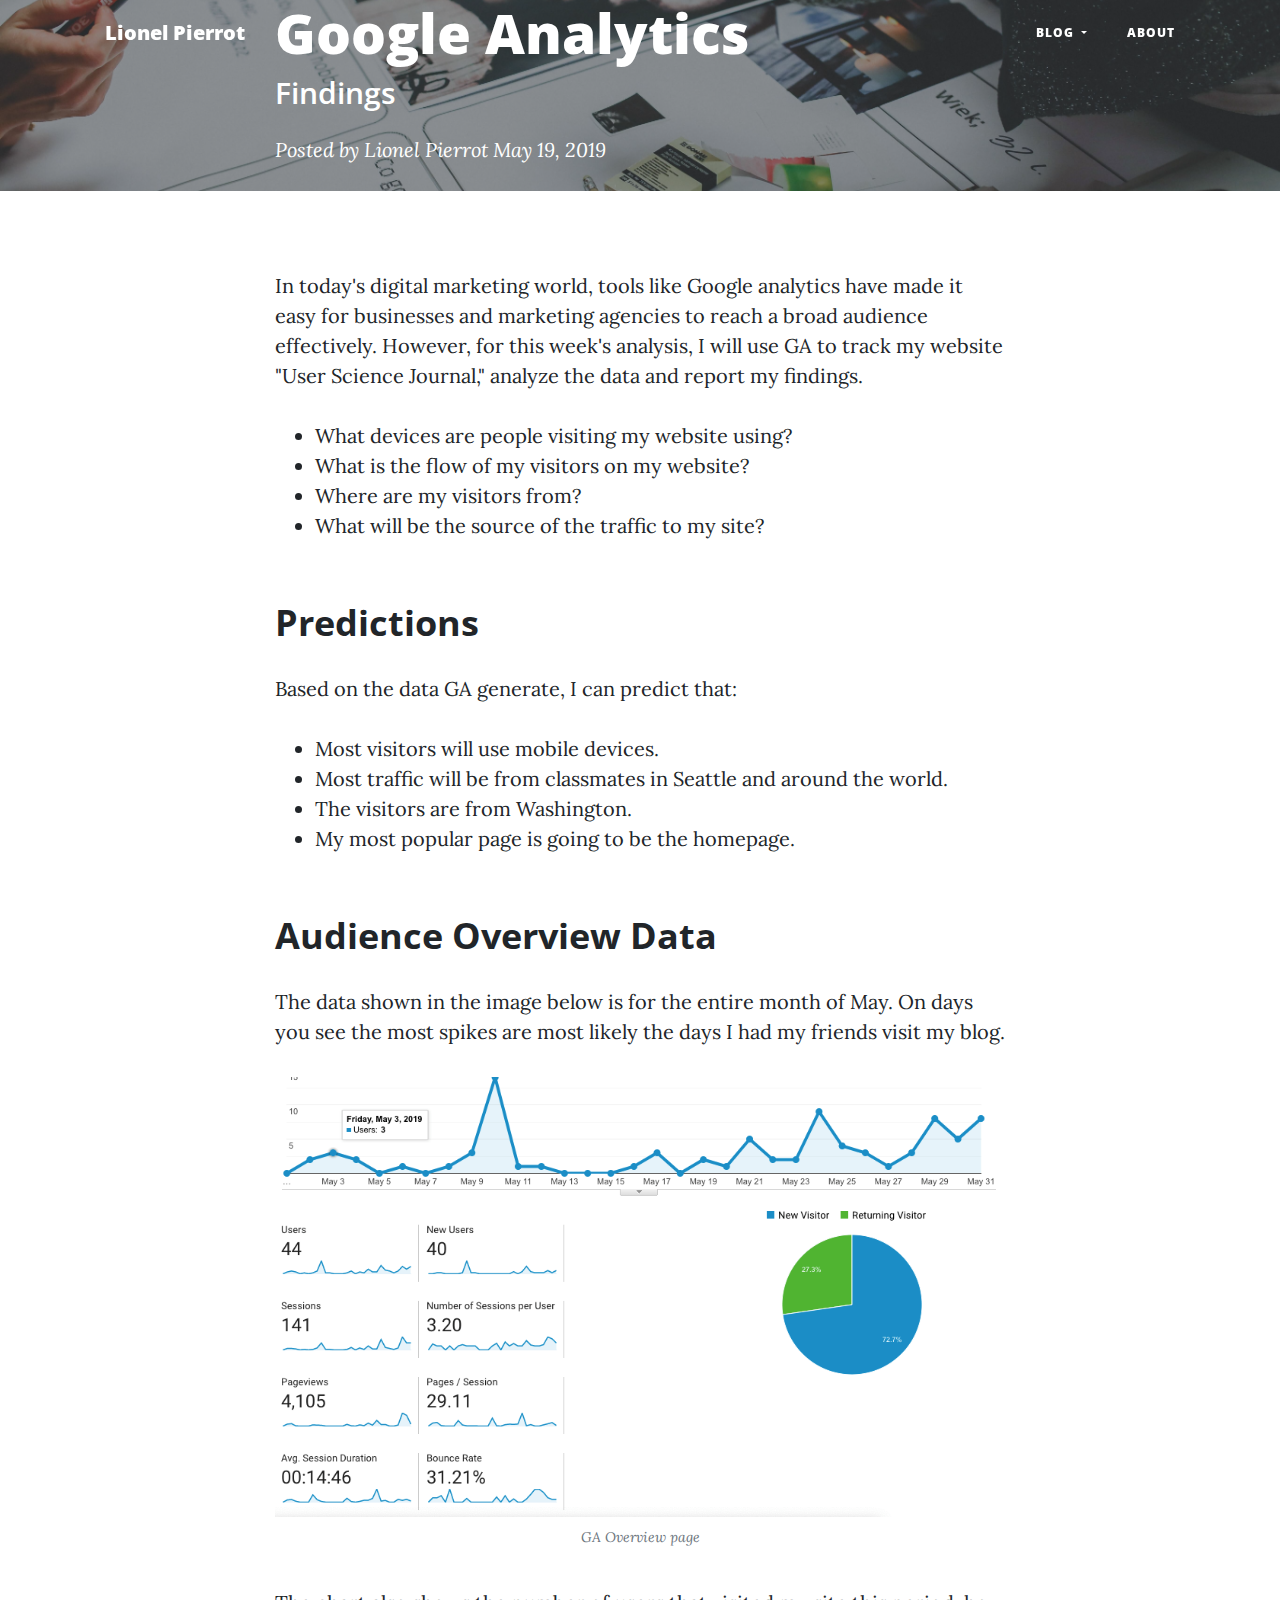
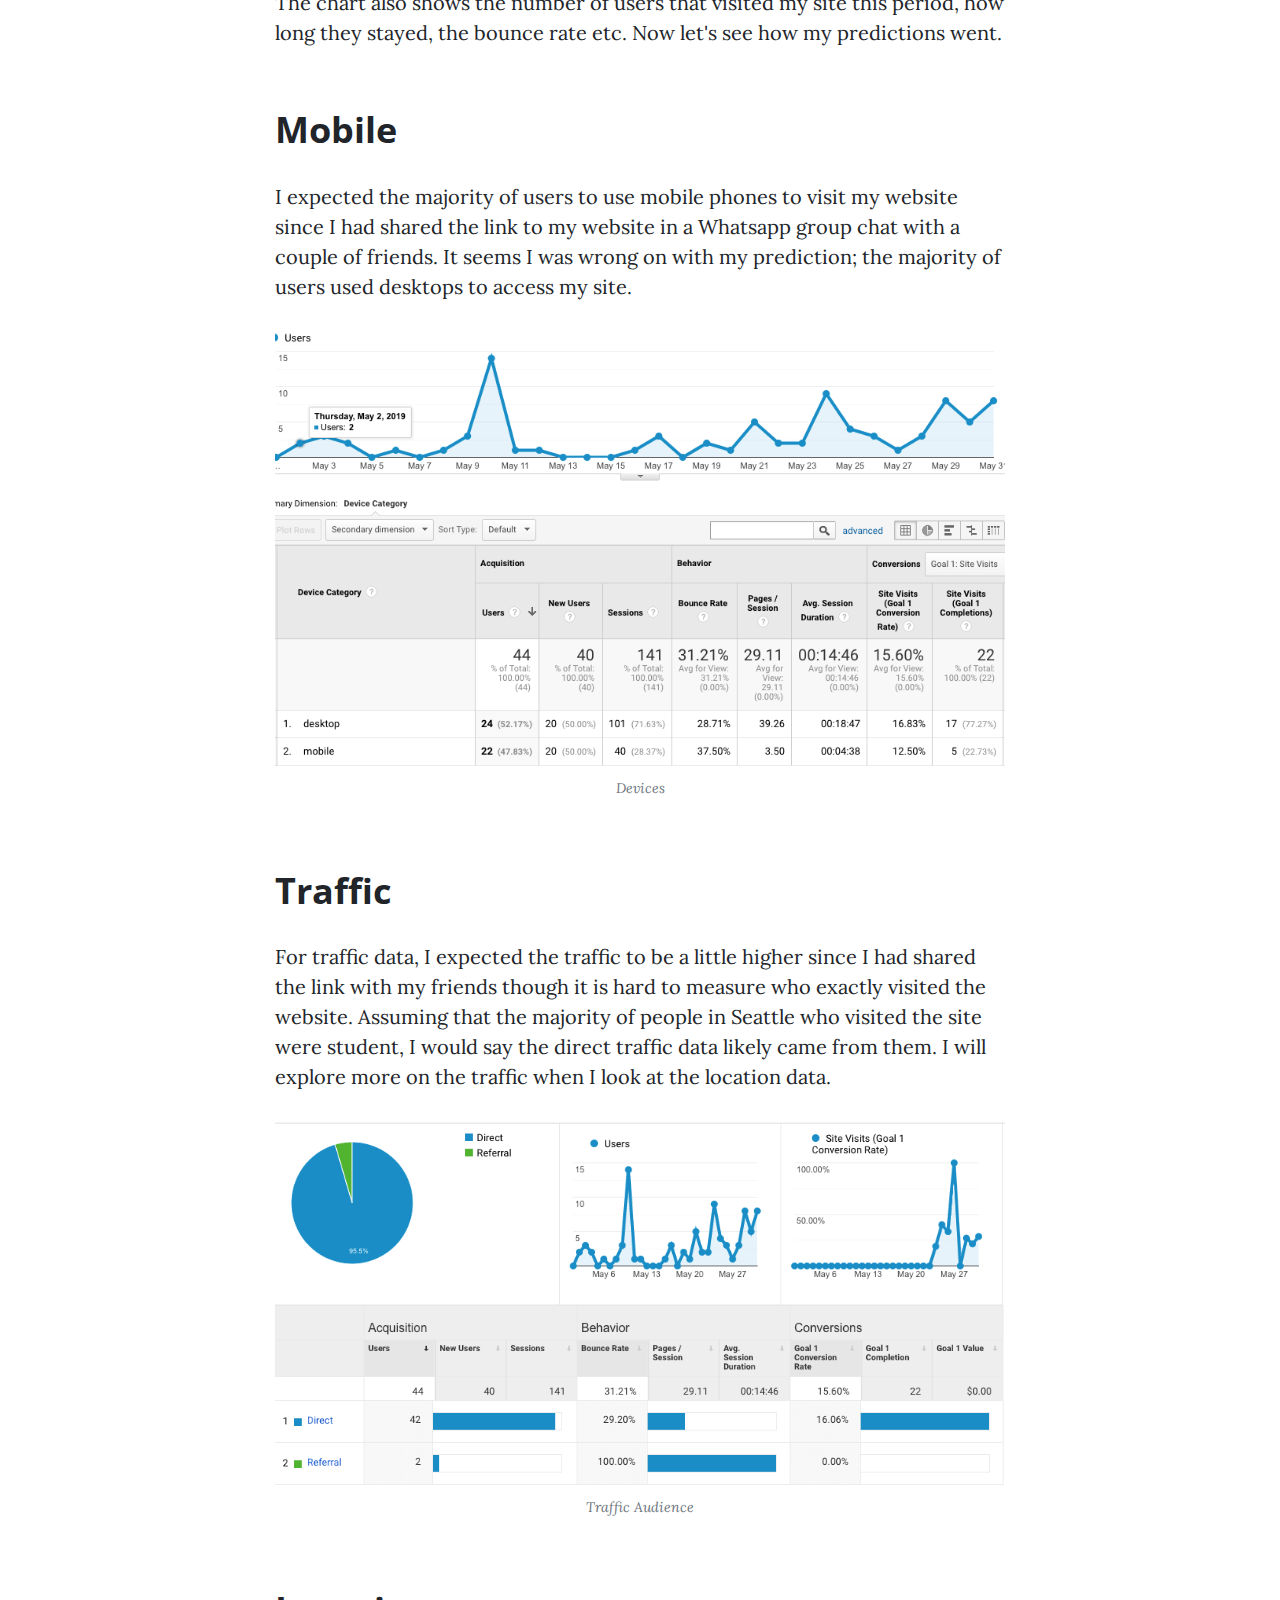
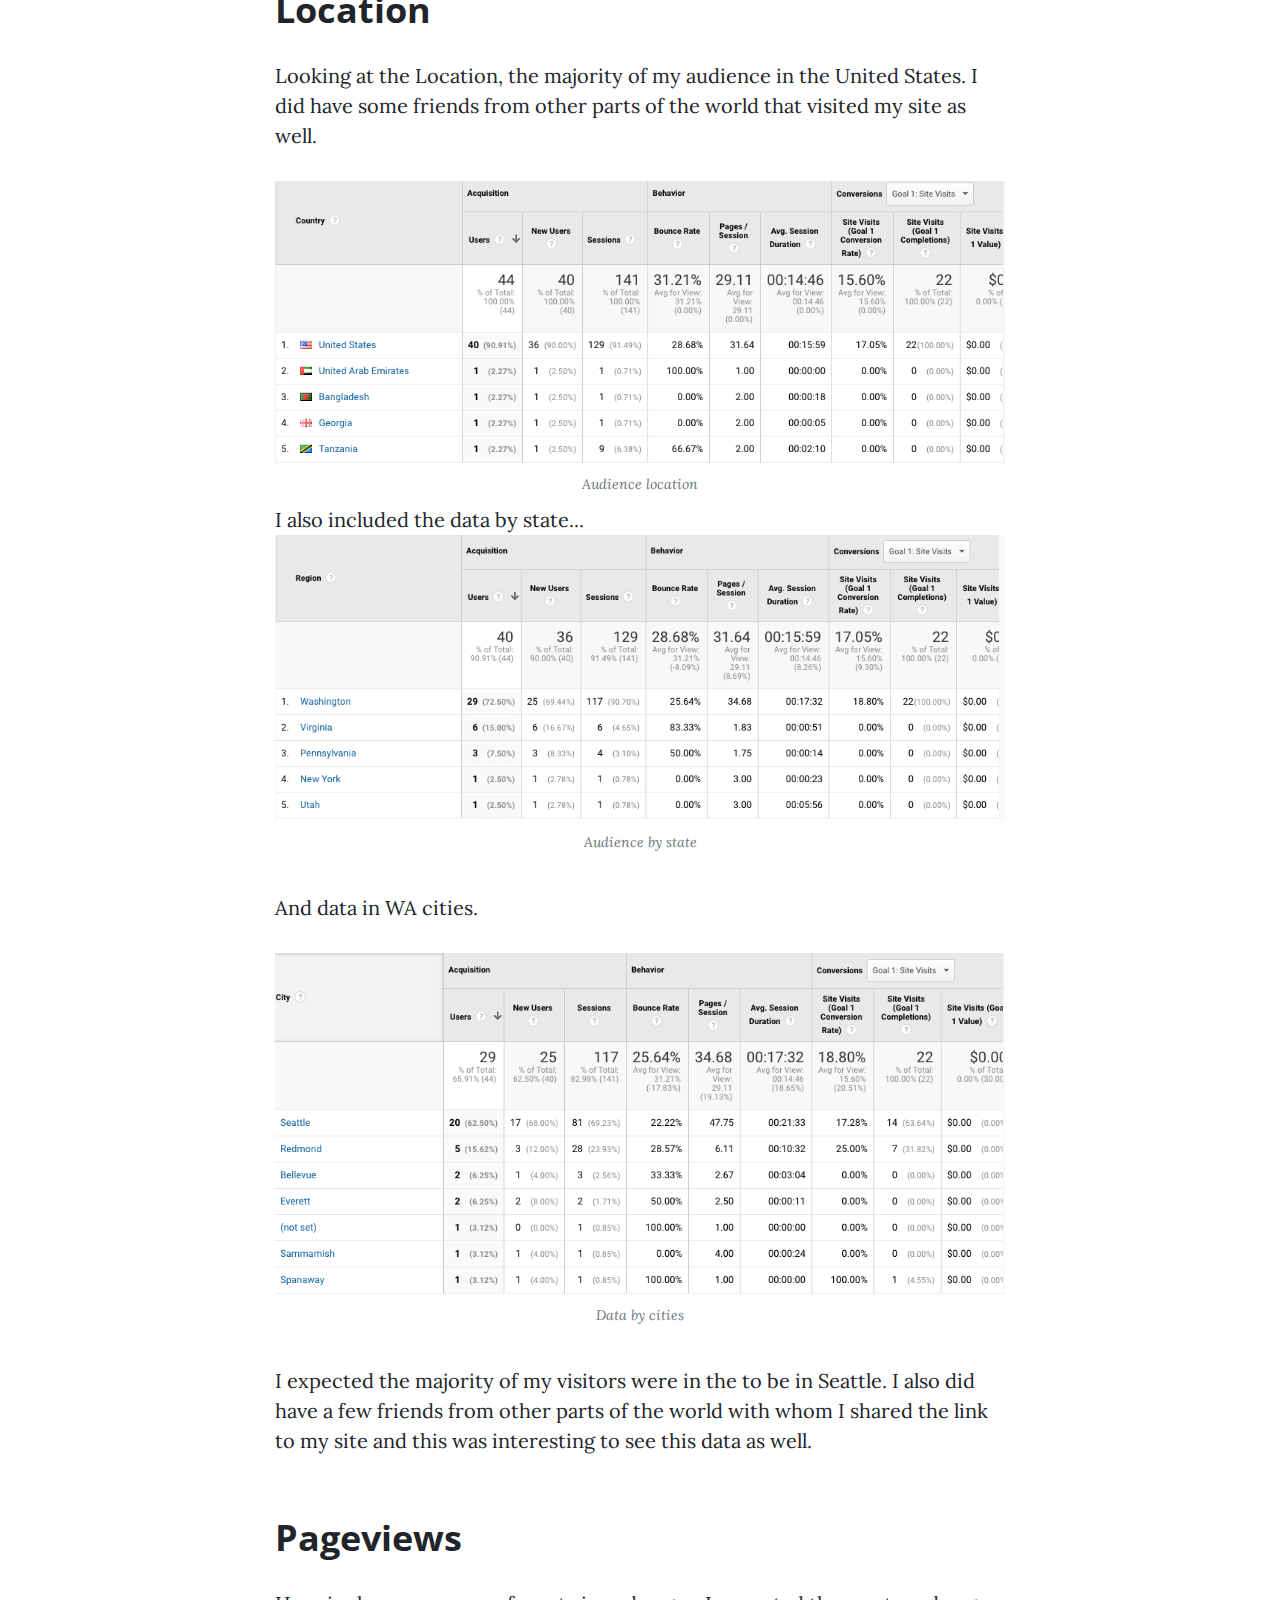
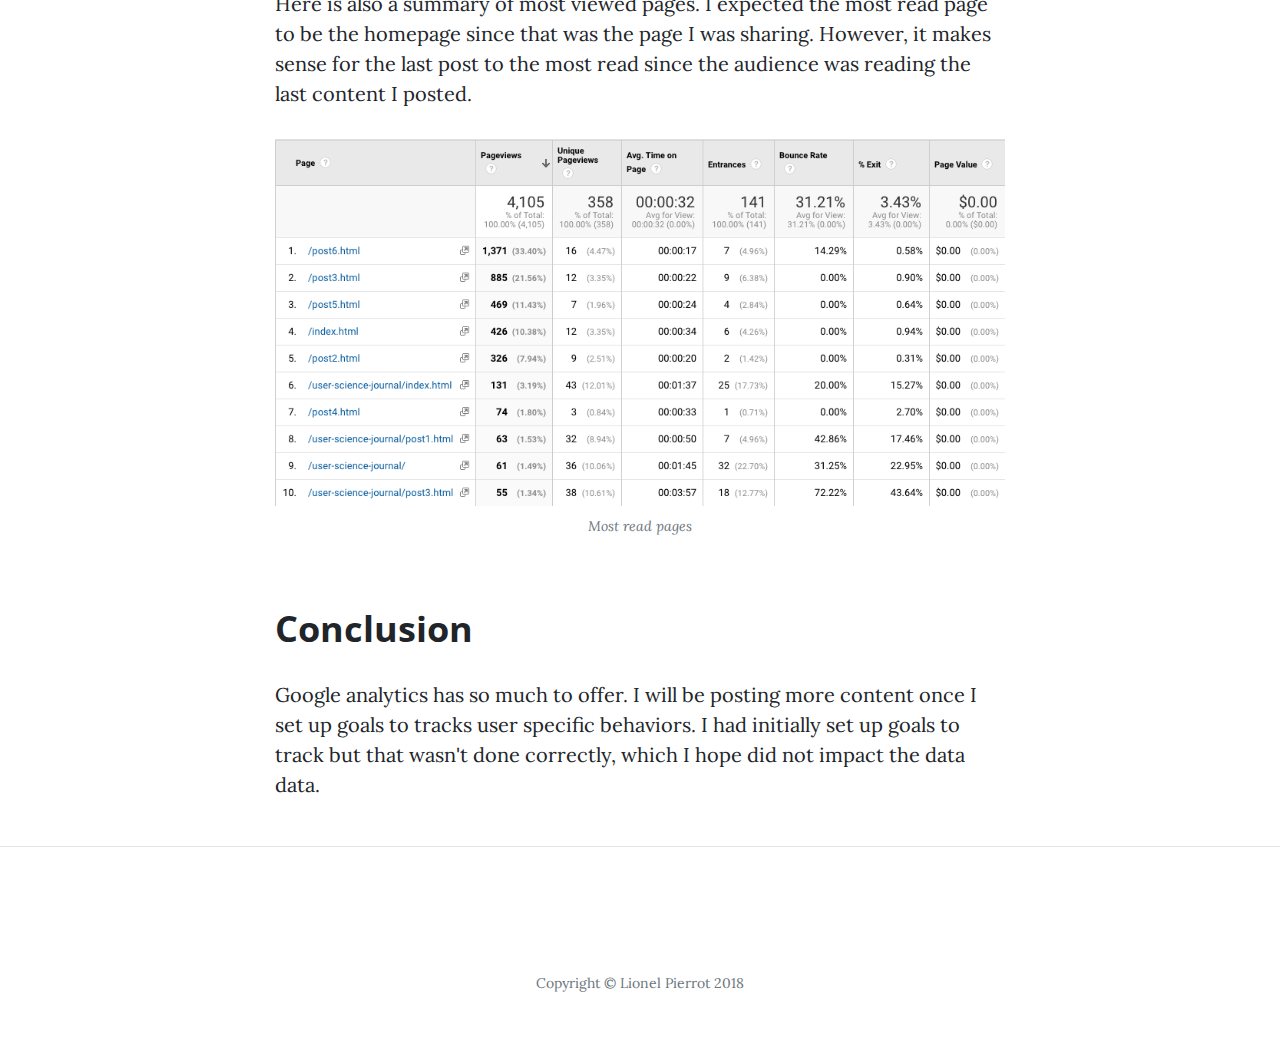
<file: post7.html>
<!DOCTYPE html>
<html lang="en">

<head>
    <!-- Global site tag (gtag.js) - Google Analytics -->
    <script async src="https://www.googletagmanager.com/gtag/js?id=UA-137699699-1"></script>
    <script>
        window.dataLayer = window.dataLayer || [];

        function gtag() {
            dataLayer.push(arguments);
        }
        gtag('js', new Date());

        gtag('config', 'UA-137699699-1', {
            
        });
    </script>

    <meta charset="utf-8">
    <meta name="viewport" content="width=device-width, initial-scale=1, shrink-to-fit=no">
    <meta name="description" content="Google Analytics Post 7">
    <meta name="author" content="Lionel Pierrot">

    <title>Google Analytics</title>

    <!-- Bootstrap core CSS -->
    <link href="https://stackpath.bootstrapcdn.com/bootstrap/4.3.1/css/bootstrap.min.css " rel="stylesheet">

    <!-- Custom fonts for this template -->
    <link rel="stylesheet" href="https://use.fontawesome.com/releases/v5.7.2/css/all.css"
        integrity="sha384-fnmOCqbTlWIlj8LyTjo7mOUStjsKC4pOpQbqyi7RrhN7udi9RwhKkMHpvLbHG9Sr" crossorigin="anonymous">
    <link href='https://fonts.googleapis.com/css?family=Lora:400,700,400italic,700italic' rel='stylesheet'
        type='text/css'>
    <link
        href='https://fonts.googleapis.com/css?family=Open+Sans:300italic,400italic,600italic,700italic,800italic,400,300,600,700,800'
        rel='stylesheet' type='text/css'>
    <link href="css/clean-blog.min.css" rel="stylesheet">

</head>

<body>

    <!-- Navigation -->
    <nav class="navbar navbar-expand-lg navbar-light fixed-top" id="mainNav">
        <div class="container">
            <a class="navbar-brand" href="index.html">Lionel Pierrot</a>
            <button class="navbar-toggler navbar-toggler-right" type="button" data-toggle="collapse"
                data-target="#navbarResponsive" aria-controls="navbarResponsive" aria-expanded="false"
                aria-label="Toggle navigation">
                Menu
                <i class="fas fa-bars"></i>
            </button>
            <div class="collapse navbar-collapse" id="navbarResponsive">
                <ul class="navbar-nav ml-auto">
                    <li class="nav-item dropdown">
                        <a class="nav-link dropdown-toggle" href="#" id="navbarDropdownBlog" data-toggle="dropdown"
                            aria-haspopup="true" aria-expanded="false">
                            Blog
                        </a>
                        <div class="dropdown-menu dropdown-menu-right" aria-labelledby="navbarDropdownBlog">
                            <a class="dropdown-item" href="post1.html">Google Flights</a>
                            <a class="dropdown-item" href="post2.html">Zillow Analysis</a>
                            <a class="dropdown-item" href="post3.html">Swahili Village</a>
                            <a class="dropdown-item" href="post4.html">Mobile Testing</a>
                            <a class="dropdown-item" href="post5.html">MoMA</a>
                            <a class="dropdown-item" href="post6.html">My Blog</a>
                            <a class="dropdown-item" href="post7.html">Google Analytics</a>
                            <a class="dropdown-item" href="post8.html">Setting up Goals</a>
                            <a class="dropdown-item" href="post9.html">Content Expirement</a>
                            <a class="dropdown-item" href="post10.html">Final Report</a>
                        </div>
                    </li>
                    <li class="nav-item">
                        <a class="nav-link" href="about.html">About</a>
                    </li>
                </ul>
            </div>
        </div>
    </nav>


    <!-- Page Header -->
    <header class="masthead" style="background-image: url('img/brainstorming.jpg')">
        <div class="overlay"></div>
        <div class="container">
            <div class="row">
                <div class="col-lg-8 col-md-10 mx-auto">
                    <div class="post-heading">
                        <h1>Google Analytics</h1>
                        <h2 class="subheading">Findings
                        </h2>
                        <span class="meta">Posted by
                            <a href="#">Lionel Pierrot</a>
                            May 19, 2019</span>
                    </div>
                </div>
            </div>
        </div>
    </header>

    <!-- Post Content -->
    <article>
        <div class="container">
            <div class="row">
                <div class="col-lg-8 col-md-10 mx-auto">
                    <p>In today's digital marketing world, tools like Google analytics have made it easy for businesses
                        and marketing agencies to reach a broad audience effectively. However, for this week's analysis,
                        I will use GA to track my website "User Science Journal," analyze the data and report my
                        findings. 
                        <ul>
                            <li>What devices are people visiting my website using?</li>
                            <li>What is the flow of my visitors on my website?</li>
                            <li>Where are my visitors from?</li>
                            <li>What will be the source of the traffic to my site?</li>
                        </ul>
                    </p>

                    <h2 class="section-heading">Predictions</h2>

                    <p>Based on the data GA generate, I can predict that:
                        <ul>
                            <li>Most visitors will use mobile devices.</li>
                            <li>Most traffic will be from classmates in Seattle and around the world.</li>
                            <li>The visitors are from Washington.</li>
                            <li>My most popular page is going to be the homepage.</li>
                        </ul>
                    </p>

                    <h2 class="section-heading">Audience Overview Data</h2>

                    <p>The data shown in the image below is for the entire month of May. On days you see the most spikes
                        are
                        most likely the days I had my friends visit my blog. </p>

                    <a href="#">
                        <img class="img-fluid" src="img/audience-overview.png" alt="Audience overview page">
                    </a>
                    <span class="caption text-muted">GA Overview page</span>

                    <p>The chart also shows the number of users that visited my site this period, how long they
                        stayed, the bounce rate etc. Now let's see how my predictions went.</p>

                    <h2 class="section-heading">Mobile</h2>

                    <p>I expected the majority of users to use mobile phones to visit my website since I had shared the
                        link to my website in a Whatsapp group chat with a couple of friends. It seems I was wrong on
                        with my prediction; the majority of users used desktops to access my site. </p>

                    <a href="#">
                        <img class="img-fluid" src="img/age.png" alt="devices">
                    </a>
                    <span class="caption text-muted">Devices</span>

                    <h2 class="section-heading">Traffic</h2>

                    <p>For traffic data, I expected the traffic to be a little higher since I had shared the link with
                        my friends though it is hard to measure who exactly visited the website. Assuming that the
                        majority of people in Seattle who visited the site were student, I would say the direct traffic
                        data likely came from them. I will explore more on the traffic when I look at the location data.
                    </p>

                    <a href="#">
                        <img class="img-fluid" src="img/gender.png" alt="Traffic audience">
                    </a>
                    <span class="caption text-muted">Traffic Audience</span>

                    <h2 class="section-heading">Location</h2>

                    <p>Looking at the Location, the majority of my audience in the United States. I did have some
                        friends from other parts of the world that visited my site as well.
                    </p>

                    <a href="#">
                        <img class="img-fluid" src="img/country.png" alt="audience location">
                    </a>
                    <span class="caption text-muted">Audience location</span>

                    I also included the data by state...

                    <a href="#">
                        <img class="img-fluid" src="img/visitsby state.png" alt="audience by state">
                    </a>
                    <span class="caption text-muted">Audience by state</span>

                    <p>And data in WA cities.</p>

                    <a href="#">
                        <img class="img-fluid" src="img/visistbycity.png" alt="audience by city">
                    </a>
                    <span class="caption text-muted">Data by cities</span>

                    <p>I expected the majority of my visitors were in the to be in Seattle. I also did have a few
                        friends
                        from other parts of the world with whom I shared the link to my site and this was interesting to
                        see
                        this data as well.
                    </p>

                    <h2 class="section-heading">Pageviews</h2>

                    <p>Here is also a summary of most viewed pages. I expected the most read page to be the homepage
                        since that was the page I was sharing. However, it makes sense for the last post to the most
                        read
                        since the audience was reading the last content I posted.
                    </p>

                    <a href="#">
                        <img class="img-fluid" src="img/popularpages.png" alt="pages">
                    </a>
                    <span class="caption text-muted">Most read pages</span>

                    <h2 class="section-heading">Conclusion</h2>

                    <p>Google analytics has so much to offer. I will be posting more content once I set up goals
                        to tracks user specific behaviors. I had initially set up goals to track but that wasn't done correctly,
                        which I hope did not impact the data data.
                    </p>


                </div>
            </div>
        </div>
    </article>

    <hr>

    <!-- Footer -->
    <footer>
        <div class="container">
            <div class="row">
                <div class="col-lg-8 col-md-10 mx-auto">
                    <ul class="list-inline text-center">
                        <li class="list-inline-item">
                            <a href="https://www.linkedin.com/in/lionel-pierrot-908748180/" target="_blank"
                                aria-label="Link to Linkedin page">
                                <span class="fa-stack fa-lg">
                                    <i class="fas fa-circle fa-stack-2x"></i>
                                    <i class="fab fa-linkedin fa-stack-1x fa-inverse"></i>
                                </span>
                            </a>
                        </li>
                        <li class="list-inline-item">
                            <a href="https://github.com/lpierrot?tab=repositories" target="_blank"
                                aria-label="Link to Github Page">
                                <span class="fa-stack fa-lg">
                                    <i class="fas fa-circle fa-stack-2x"></i>
                                    <i class="fab fa-github fa-stack-1x fa-inverse"></i>
                                </span>
                            </a>
                        </li>
                    </ul>
                    <p class="copyright text-muted">Copyright &copy; Lionel Pierrot 2018</p>
                </div>
            </div>
        </div>
    </footer>

    <!-- Bootstrap core JavaScript -->
    <script src="https://code.jquery.com/jquery-3.3.1.slim.min.js"
        integrity="sha384-q8i/X+965DzO0rT7abK41JStQIAqVgRVzpbzo5smXKp4YfRvH+8abtTE1Pi6jizo" crossorigin="anonymous">
    </script>
    <script src="https://cdnjs.cloudflare.com/ajax/libs/popper.js/1.14.7/umd/popper.min.js"
        integrity="sha384-UO2eT0CpHqdSJQ6hJty5KVphtPhzWj9WO1clHTMGa3JDZwrnQq4sF86dIHNDz0W1" crossorigin="anonymous">
    </script>
    <script src="https://stackpath.bootstrapcdn.com/bootstrap/4.3.1/js/bootstrap.min.js"
        integrity="sha384-JjSmVgyd0p3pXB1rRibZUAYoIIy6OrQ6VrjIEaFf/nJGzIxFDsf4x0xIM+B07jRM" crossorigin="anonymous">
    </script>

    <!-- Custom scripts for this template -->
    <script src="js/clean-blog.min.js"></script>

</body>

</html>
</file>
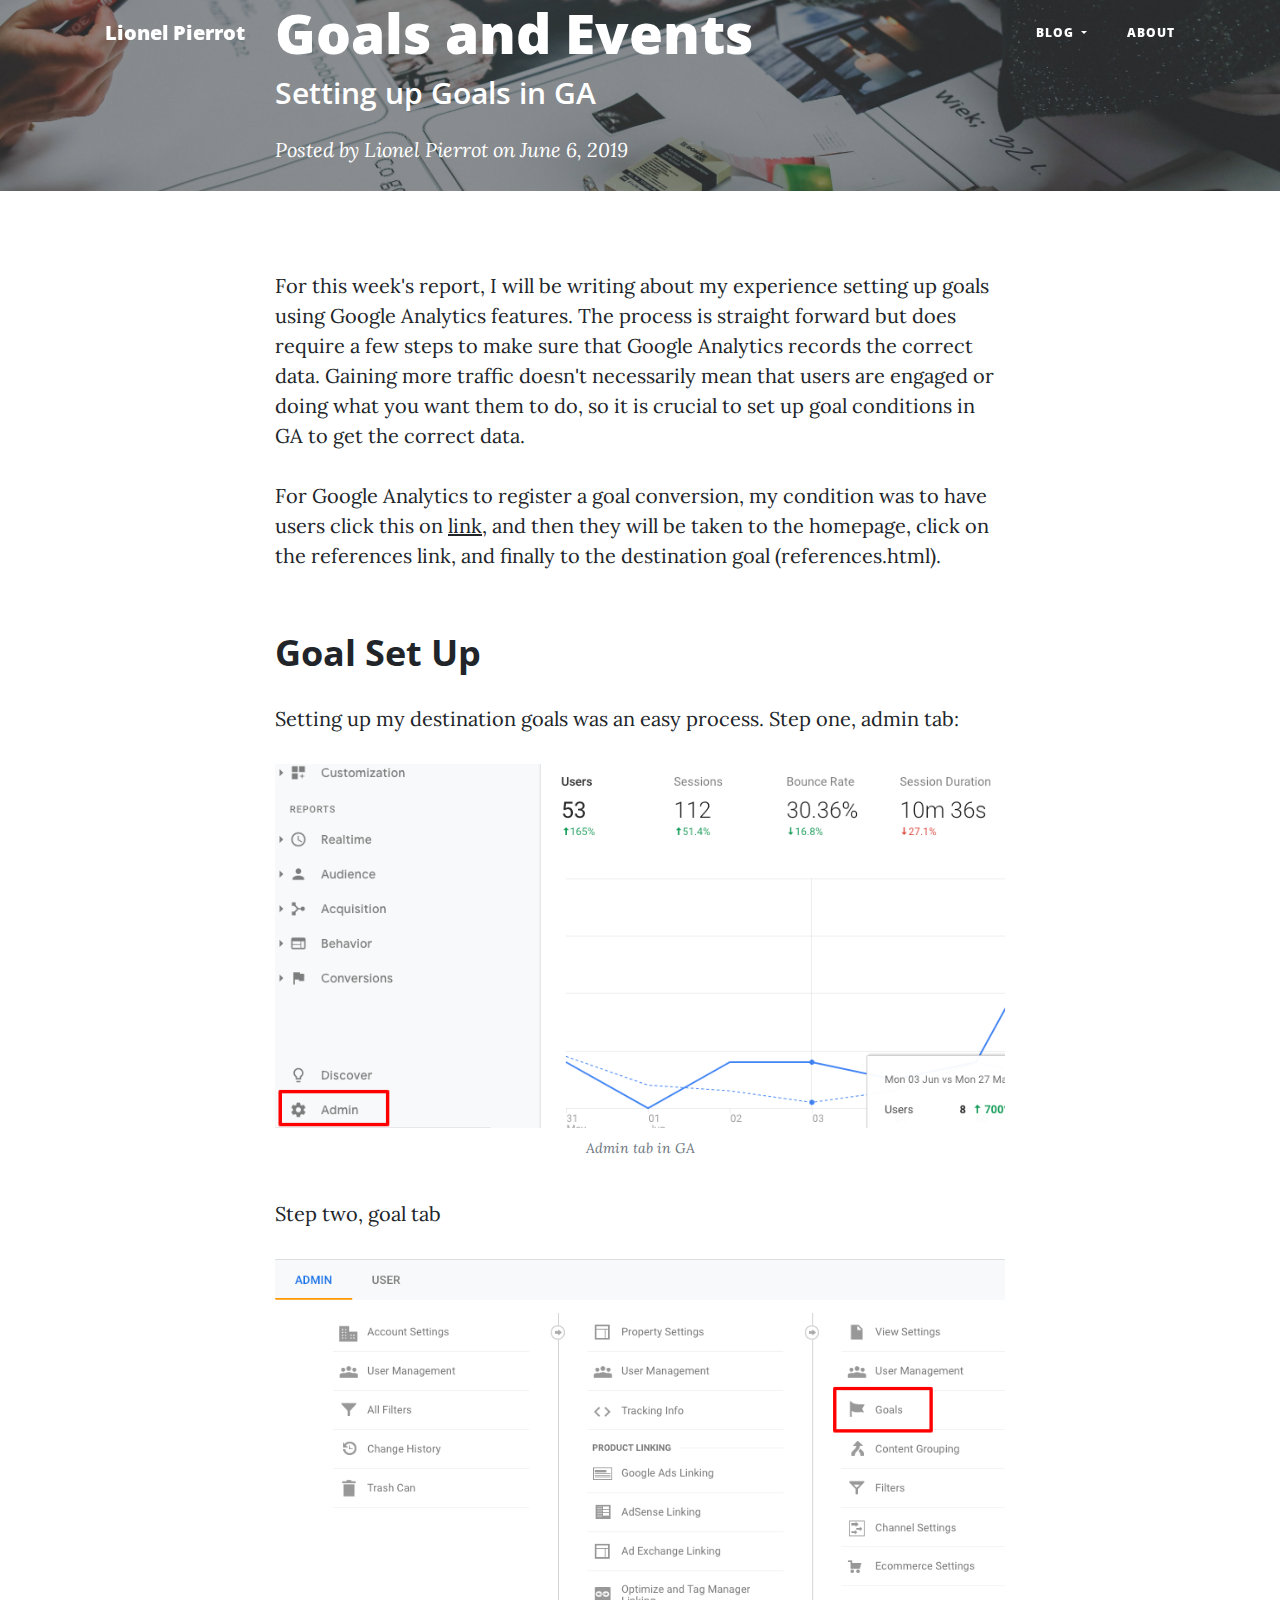
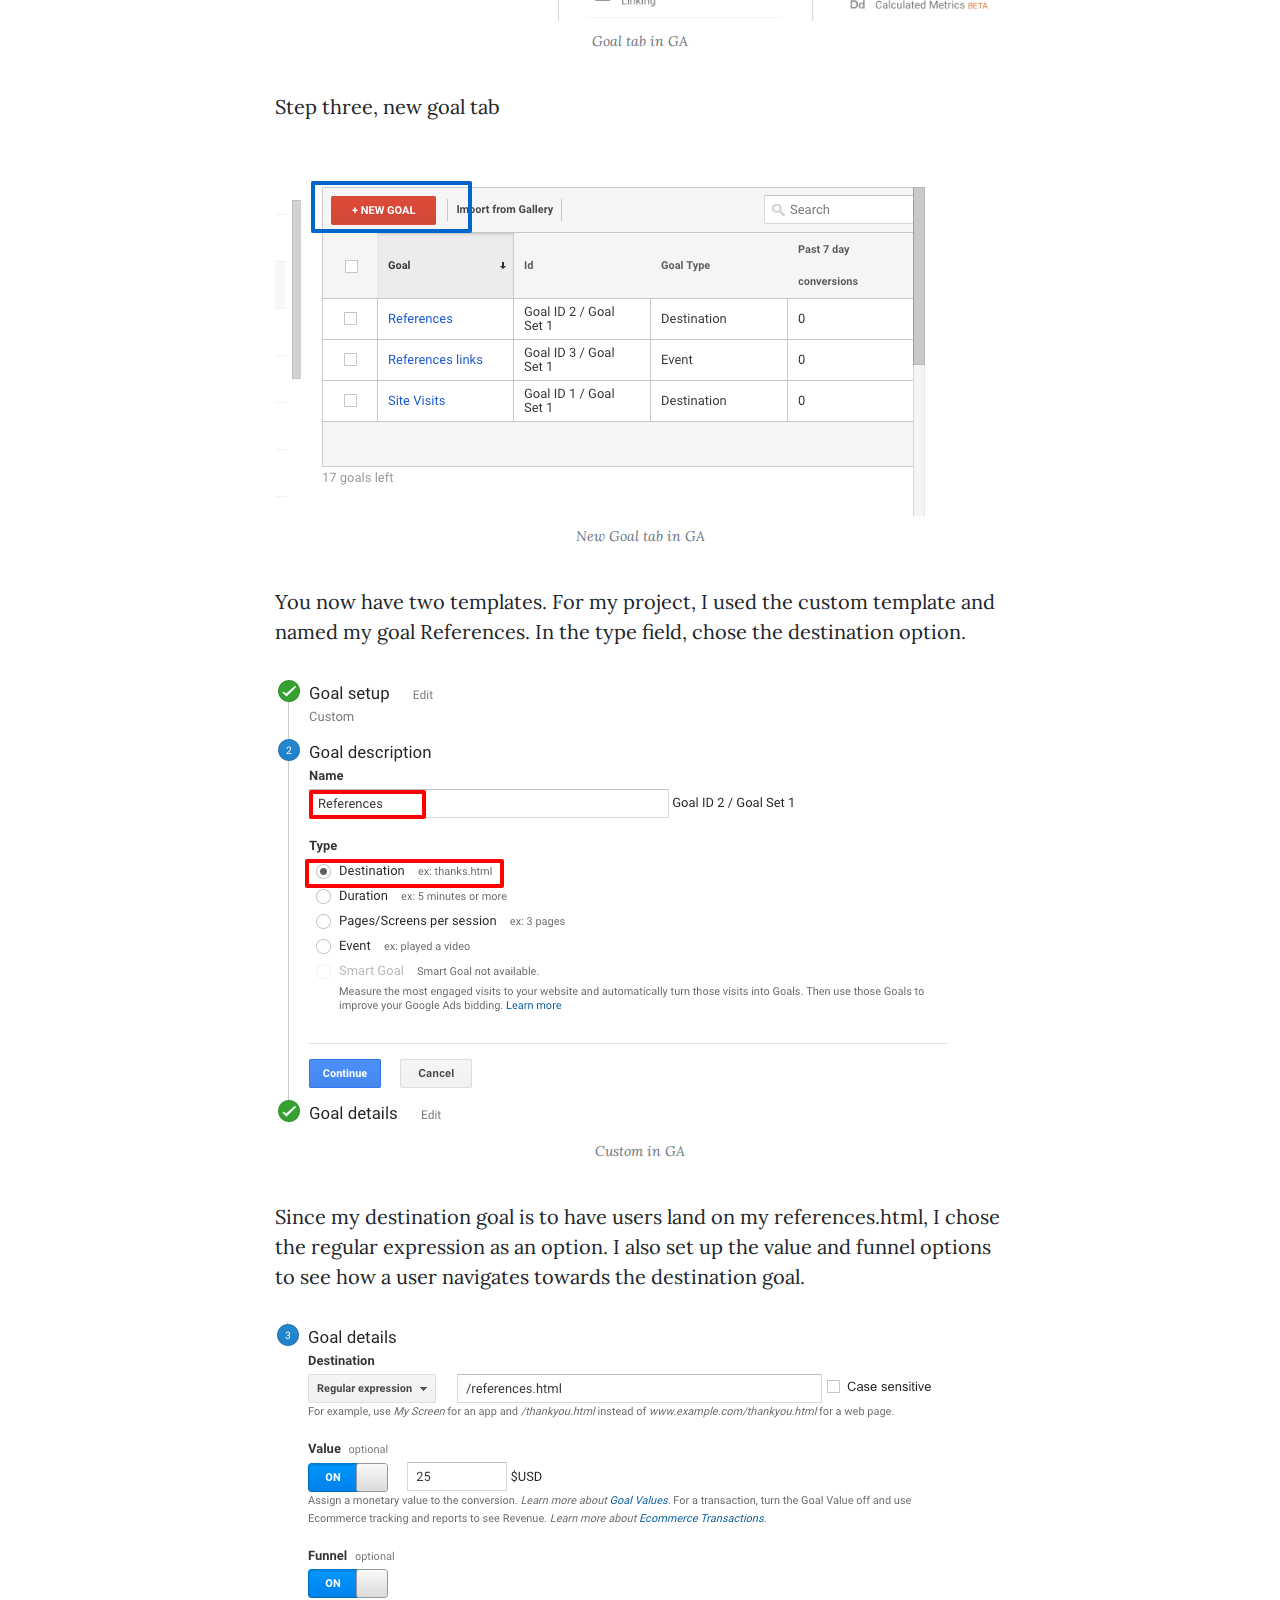
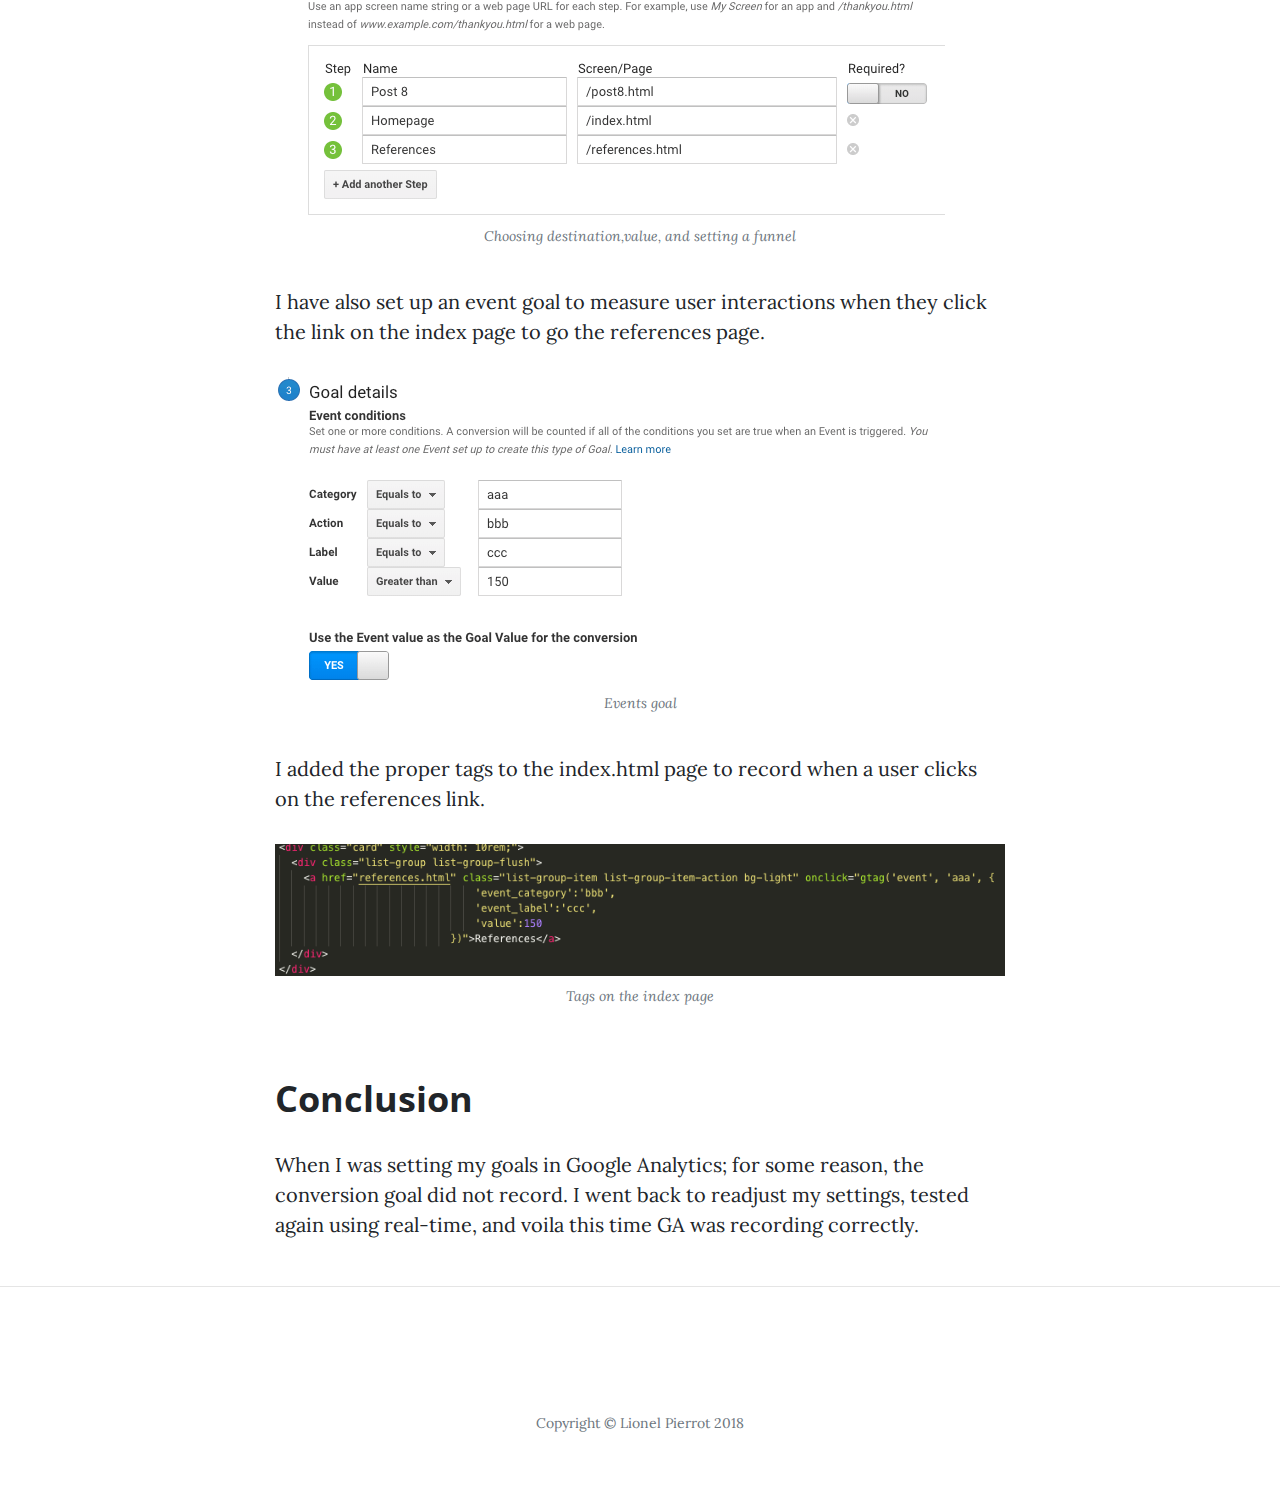
<file: post8.html>
<!DOCTYPE html>
<html lang="en">

<head>
    </script>
    <!-- Global site tag (gtag.js) - Google Analytics -->
    <script async src="https://www.googletagmanager.com/gtag/js?id=UA-137699699-1"></script>
    <script>
        window.dataLayer = window.dataLayer || [];

        function gtag() {
            dataLayer.push(arguments);
        }
        gtag('js', new Date());

        gtag('config', 'UA-137699699-1', {
            
        });
    </script>

    <meta charset="utf-8">
    <meta name="viewport" content="width=device-width, initial-scale=1, shrink-to-fit=no">
    <meta name="description" content="Post8">
    <meta name="author" content="Lionel Pierrot">

    <title>Goals and Events</title>

    <!-- Bootstrap core CSS -->
    <link href="https://stackpath.bootstrapcdn.com/bootstrap/4.3.1/css/bootstrap.min.css " rel="stylesheet">

    <!-- Custom fonts for this template -->
    <link rel="stylesheet" href="https://use.fontawesome.com/releases/v5.7.2/css/all.css"
        integrity="sha384-fnmOCqbTlWIlj8LyTjo7mOUStjsKC4pOpQbqyi7RrhN7udi9RwhKkMHpvLbHG9Sr" crossorigin="anonymous">
    <link href='https://fonts.googleapis.com/css?family=Lora:400,700,400italic,700italic' rel='stylesheet'
        type='text/css'>
    <link
        href='https://fonts.googleapis.com/css?family=Open+Sans:300italic,400italic,600italic,700italic,800italic,400,300,600,700,800'
        rel='stylesheet' type='text/css'>
    <link href="css/clean-blog.min.css" rel="stylesheet">

</head>

<body>

    <!-- Navigation -->
    <nav class="navbar navbar-expand-lg navbar-light fixed-top" id="mainNav">
        <div class="container">
            <a class="navbar-brand" href="index.html">Lionel Pierrot</a>
            <button class="navbar-toggler navbar-toggler-right" type="button" data-toggle="collapse"
                data-target="#navbarResponsive" aria-controls="navbarResponsive" aria-expanded="false"
                aria-label="Toggle navigation">
                Menu
                <i class="fas fa-bars"></i>
            </button>
            <div class="collapse navbar-collapse" id="navbarResponsive">
                <ul class="navbar-nav ml-auto">
                    <li class="nav-item dropdown">
                        <a class="nav-link dropdown-toggle" href="#" id="navbarDropdownBlog" data-toggle="dropdown"
                            aria-haspopup="true" aria-expanded="false">
                            Blog
                        </a>
                        <div class="dropdown-menu dropdown-menu-right" aria-labelledby="navbarDropdownBlog">
                            <a class="dropdown-item" href="post1.html">Google Flights</a>
                            <a class="dropdown-item" href="post2.html">Zillow Analysis</a>
                            <a class="dropdown-item" href="post3.html">Swahili Village</a>
                            <a class="dropdown-item" href="post4.html">Mobile Testing</a>
                            <a class="dropdown-item" href="post5.html">MoMA</a>
                            <a class="dropdown-item" href="post6.html">My Blog</a>
                            <a class="dropdown-item" href="post7.html">Google Analytics</a>
                            <a class="dropdown-item" href="post8.html">Setting up Goals</a>
                            <a class="dropdown-item" href="post9.html">Content Expirement</a>
                            <a class="dropdown-item" href="post10.html">Final Report</a>
                        </div>
                    </li>
                    <li class="nav-item">
                        <a class="nav-link" href="about.html">About</a>
                    </li>
                </ul>
            </div>
        </div>
    </nav>


    <!-- Page Header -->
    <header class="masthead" style="background-image: url('img/brainstorming.jpg')">
        <div class="overlay"></div>
        <div class="container">
            <div class="row">
                <div class="col-lg-8 col-md-10 mx-auto">
                    <div class="post-heading">
                        <h1>Goals and Events</h1>
                        <h2 class="subheading">Setting up Goals in GA
                        </h2>
                        <span class="meta">Posted by
                            <a href="#">Lionel Pierrot</a>
                            on June 6, 2019</span>
                    </div>
                </div>
            </div>
        </div>
    </header>

    <!-- Post Content -->
    <article>

        <div class="container">
            <div class="row">
                <div class="col-lg-8 col-md-10 mx-auto">
                    <p>For this week's report, I will be writing about my experience setting up goals using Google
                        Analytics features. The process is straight forward but does require a few steps to make sure
                        that Google Analytics records the correct data. Gaining more traffic doesn't necessarily mean
                        that users are engaged or doing what you want them to do, so it is crucial to set up goal
                        conditions in GA to get the correct data.</p>

                    <p>For Google Analytics to register a goal conversion, my condition was to have users click this on
                        <a href="index.html" target="_blank">link</a>, and then they will be taken to the homepage,
                        click on the references link, and finally to the destination goal (references.html).

                    </p>


                    <h2 class="section-heading">Goal Set Up</h2>

                    <p>Setting up my destination goals was an easy process. Step one, admin tab: </p>

                    <a href="#">
                        <img class="img-fluid" src="img/admin-tab.png" alt="Admin tab in Gogle Analytics">
                    </a>
                    <span class="caption text-muted">Admin tab in GA</span>

                    <p>Step two, goal tab</p>

                    <a href="#">
                        <img class="img-fluid" src="img/goal-tab.png" alt="Goal tab">
                    </a>
                    <span class="caption text-muted">Goal tab in GA</span>

                    <p>Step three, new goal tab</p>

                    <a href="#">
                        <img class="img-fluid" src="img/new-goal-tab.png" alt="New Goal tab">
                    </a>
                    <span class="caption text-muted">New Goal tab in GA</span>

                    <p>You now have two templates. For my project, I used the custom template
                        and named my goal References. In the type field, chose the destination option.
                    </p>

                    <a href="#">
                        <img class="img-fluid" src="img/goal-custom-template.png" alt="Custom template">
                    </a>
                    <span class="caption text-muted">Custom in GA</span>

                    <p>Since my destination goal is to have users land on my references.html, I chose
                        the regular expression as an option. I also set up the value and funnel options to see how a
                        user navigates towards the destination goal.
                    </p>

                    <a href="#">
                        <img class="img-fluid" src="img/references-funnels.png" alt="references page and funnel">
                    </a>
                    <span class="caption text-muted">Choosing destination,value, and setting a funnel</span>

                    <p>I have also set up an event goal to measure user interactions when they click the link on the
                        index page to go the references page.
                    </p>

                    <a href="#">
                        <img class="img-fluid" src="img/events-goal.png" alt="events goal">
                    </a>
                    <span class="caption text-muted">Events goal</span>

                    <p>I added the proper tags to the index.html page to record when a user clicks on the references
                        link.
                    </p>

                    <a href="#">
                        <img class="img-fluid" src="img/tag-code.png" alt="tags">
                    </a>
                    <span class="caption text-muted">Tags on the index page</span>

                    <h2 class="section-heading">Conclusion</h2>

                    <p>When I was setting my goals in Google Analytics; for some reason, the conversion goal did not
                        record. I went back to readjust my settings, tested again using real-time, and voila this time
                        GA was recording correctly.
                    </p>
                </div>
            </div>
        </div>
    </article>

    <hr>

    <!-- Footer -->
    <footer>
        <div class="container">
            <div class="row">
                <div class="col-lg-8 col-md-10 mx-auto">
                    <ul class="list-inline text-center">
                        <li class="list-inline-item">
                            <a href="https://www.linkedin.com/in/lionel-pierrot-908748180/" target="_blank"
                                aria-label="Link to Linkedin page">
                                <span class="fa-stack fa-lg">
                                    <i class="fas fa-circle fa-stack-2x"></i>
                                    <i class="fab fa-linkedin fa-stack-1x fa-inverse"></i>
                                </span>
                            </a>
                        </li>
                        <li class="list-inline-item">
                            <a href="https://github.com/lpierrot?tab=repositories" target="_blank"
                                aria-label="Link to Github Page">
                                <span class="fa-stack fa-lg">
                                    <i class="fas fa-circle fa-stack-2x"></i>
                                    <i class="fab fa-github fa-stack-1x fa-inverse"></i>
                                </span>
                            </a>
                        </li>
                    </ul>
                    <p class="copyright text-muted">Copyright &copy; Lionel Pierrot 2018</p>
                </div>
            </div>
        </div>
    </footer>

    <!-- Bootstrap core JavaScript -->
    <script src="https://code.jquery.com/jquery-3.3.1.slim.min.js"
        integrity="sha384-q8i/X+965DzO0rT7abK41JStQIAqVgRVzpbzo5smXKp4YfRvH+8abtTE1Pi6jizo" crossorigin="anonymous">
    </script>
    <script src="https://cdnjs.cloudflare.com/ajax/libs/popper.js/1.14.7/umd/popper.min.js"
        integrity="sha384-UO2eT0CpHqdSJQ6hJty5KVphtPhzWj9WO1clHTMGa3JDZwrnQq4sF86dIHNDz0W1" crossorigin="anonymous">
    </script>
    <script src="https://stackpath.bootstrapcdn.com/bootstrap/4.3.1/js/bootstrap.min.js"
        integrity="sha384-JjSmVgyd0p3pXB1rRibZUAYoIIy6OrQ6VrjIEaFf/nJGzIxFDsf4x0xIM+B07jRM" crossorigin="anonymous">
    </script>

    <!-- Custom scripts for this template -->
    <script src="js/clean-blog.min.js"></script>

</body>

</html>
</file>
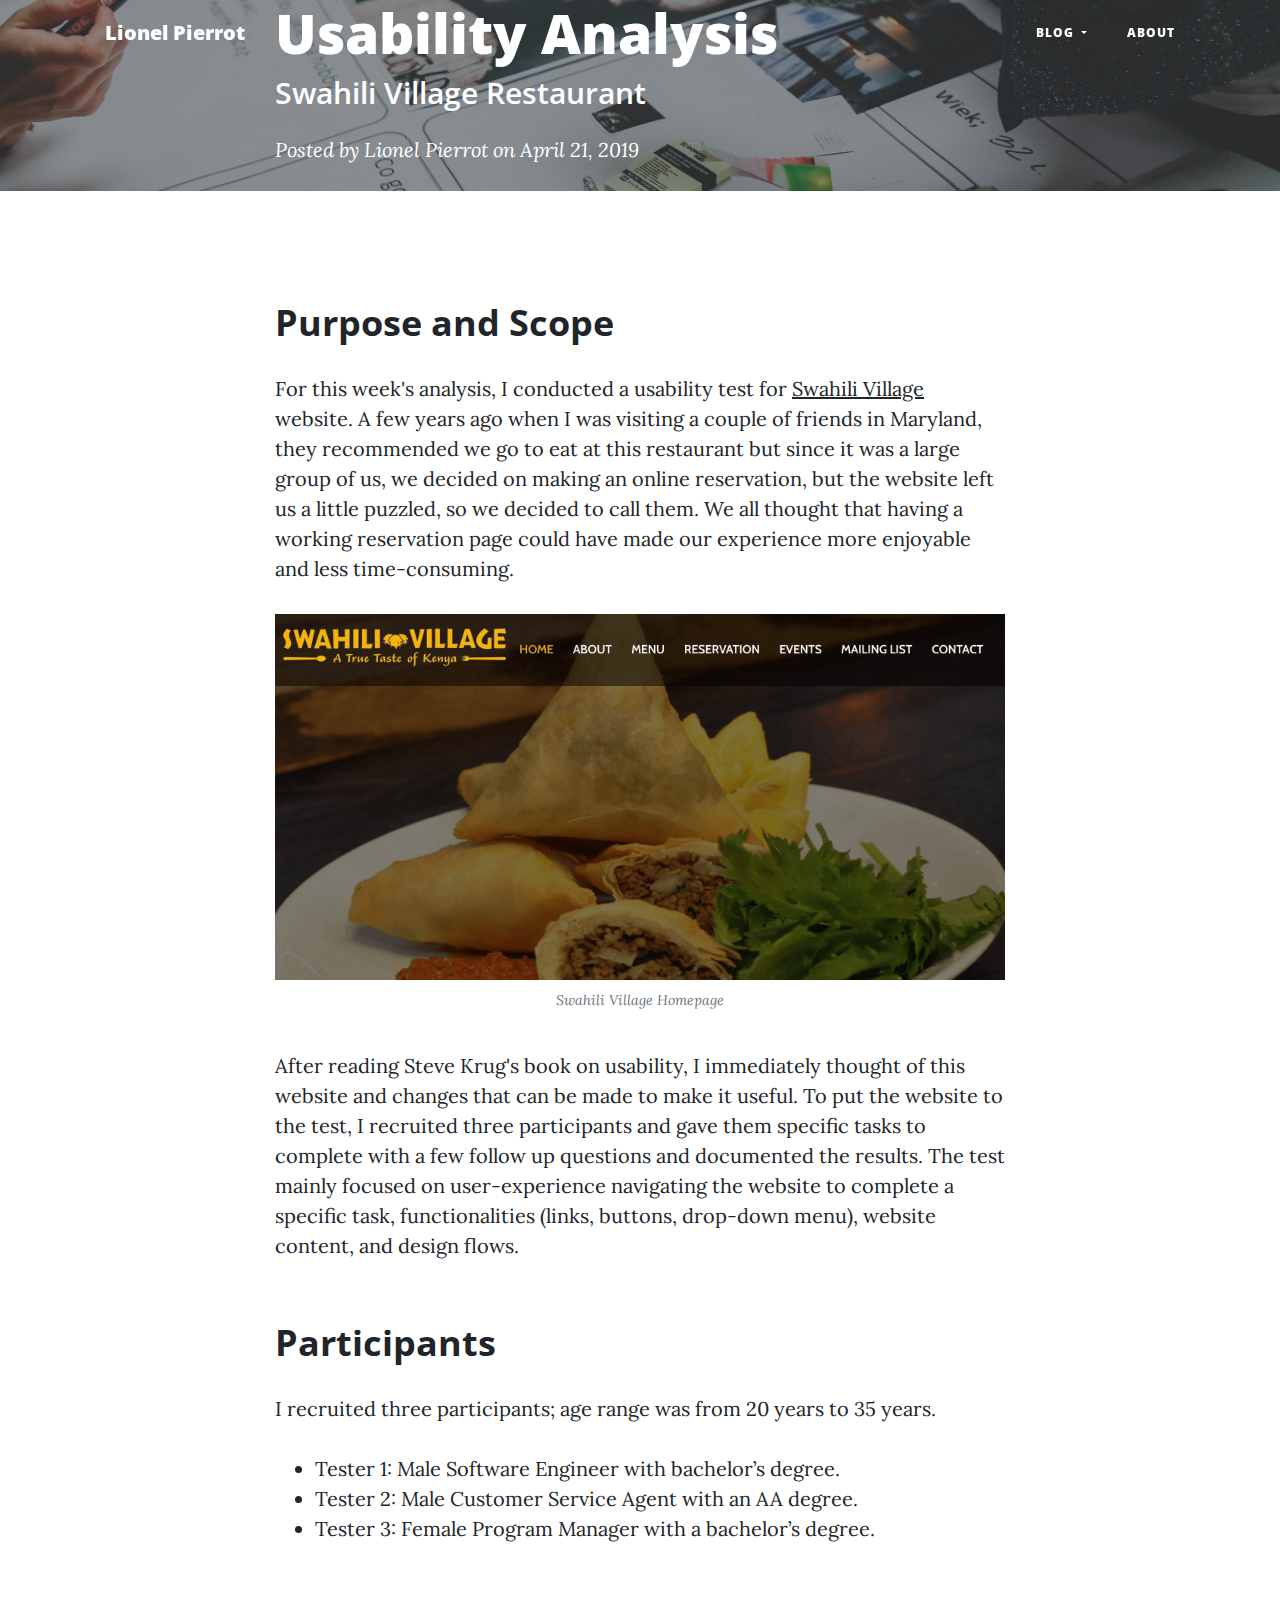
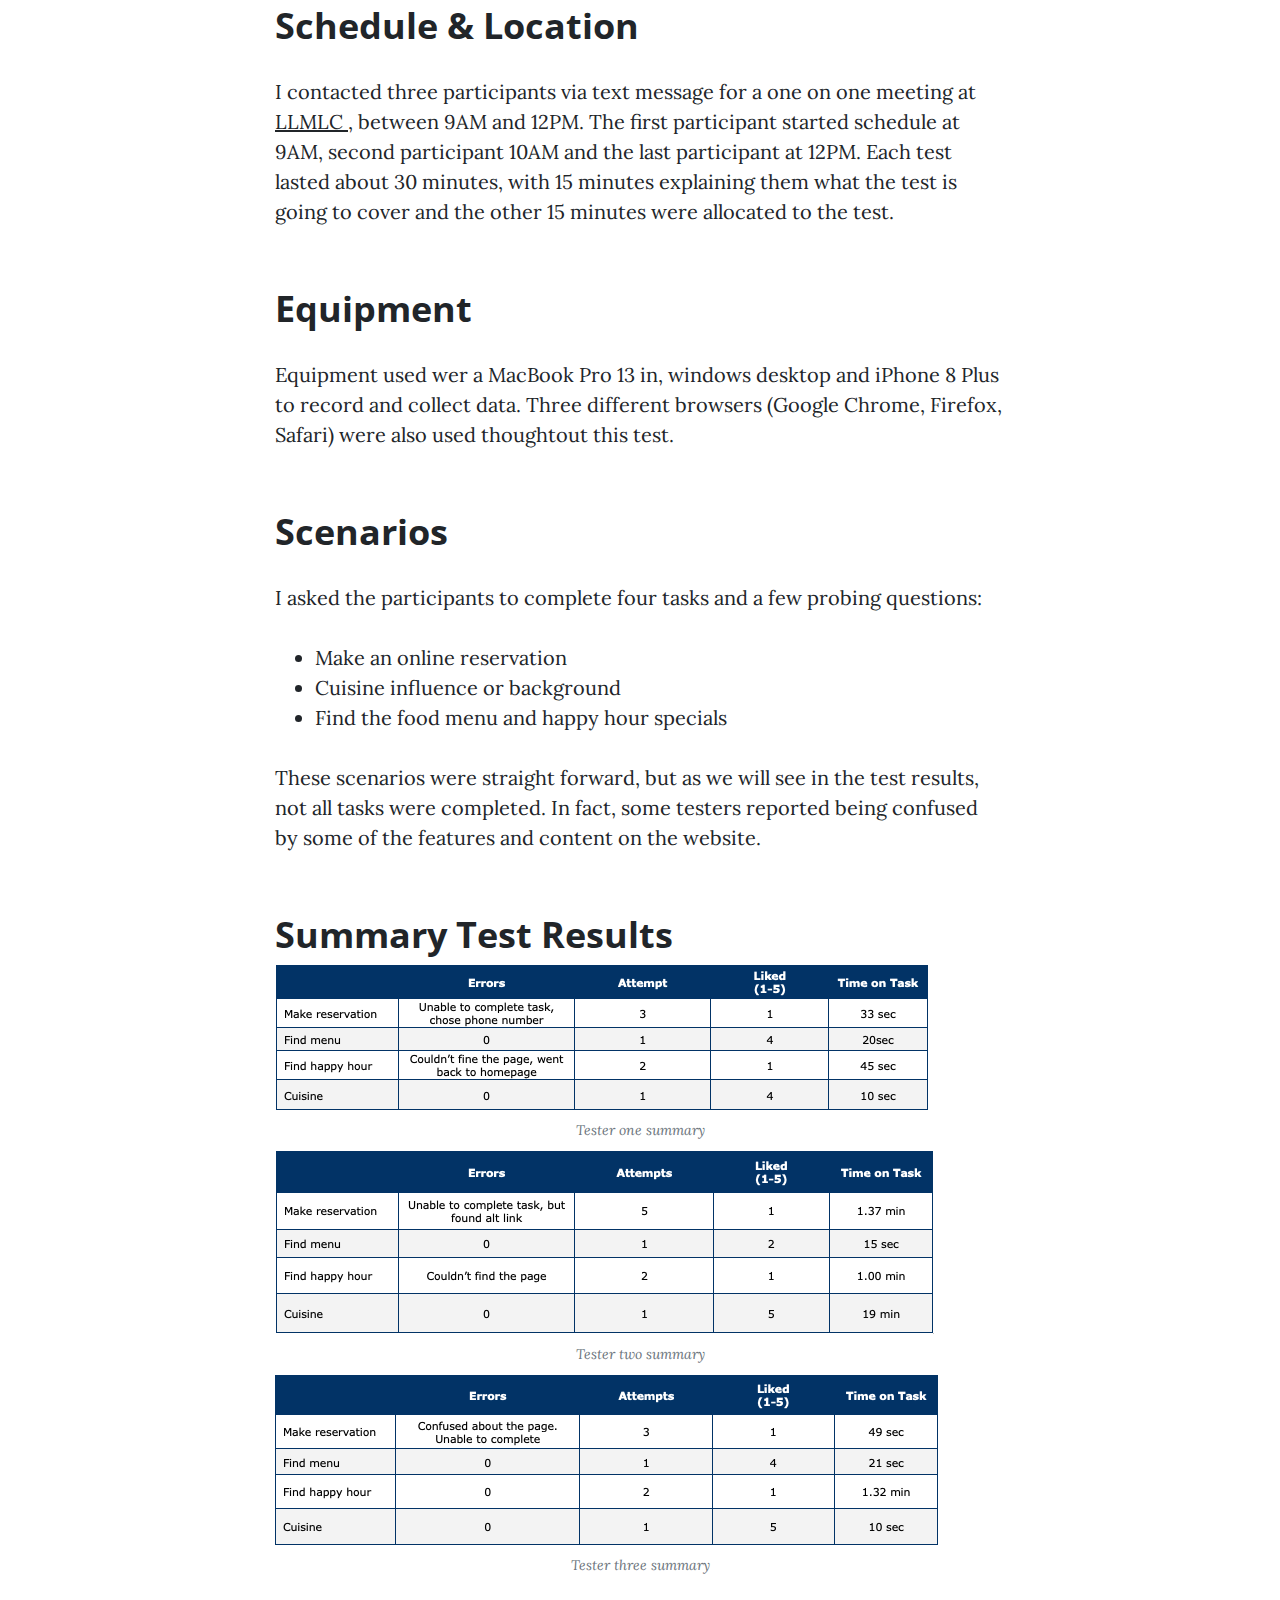
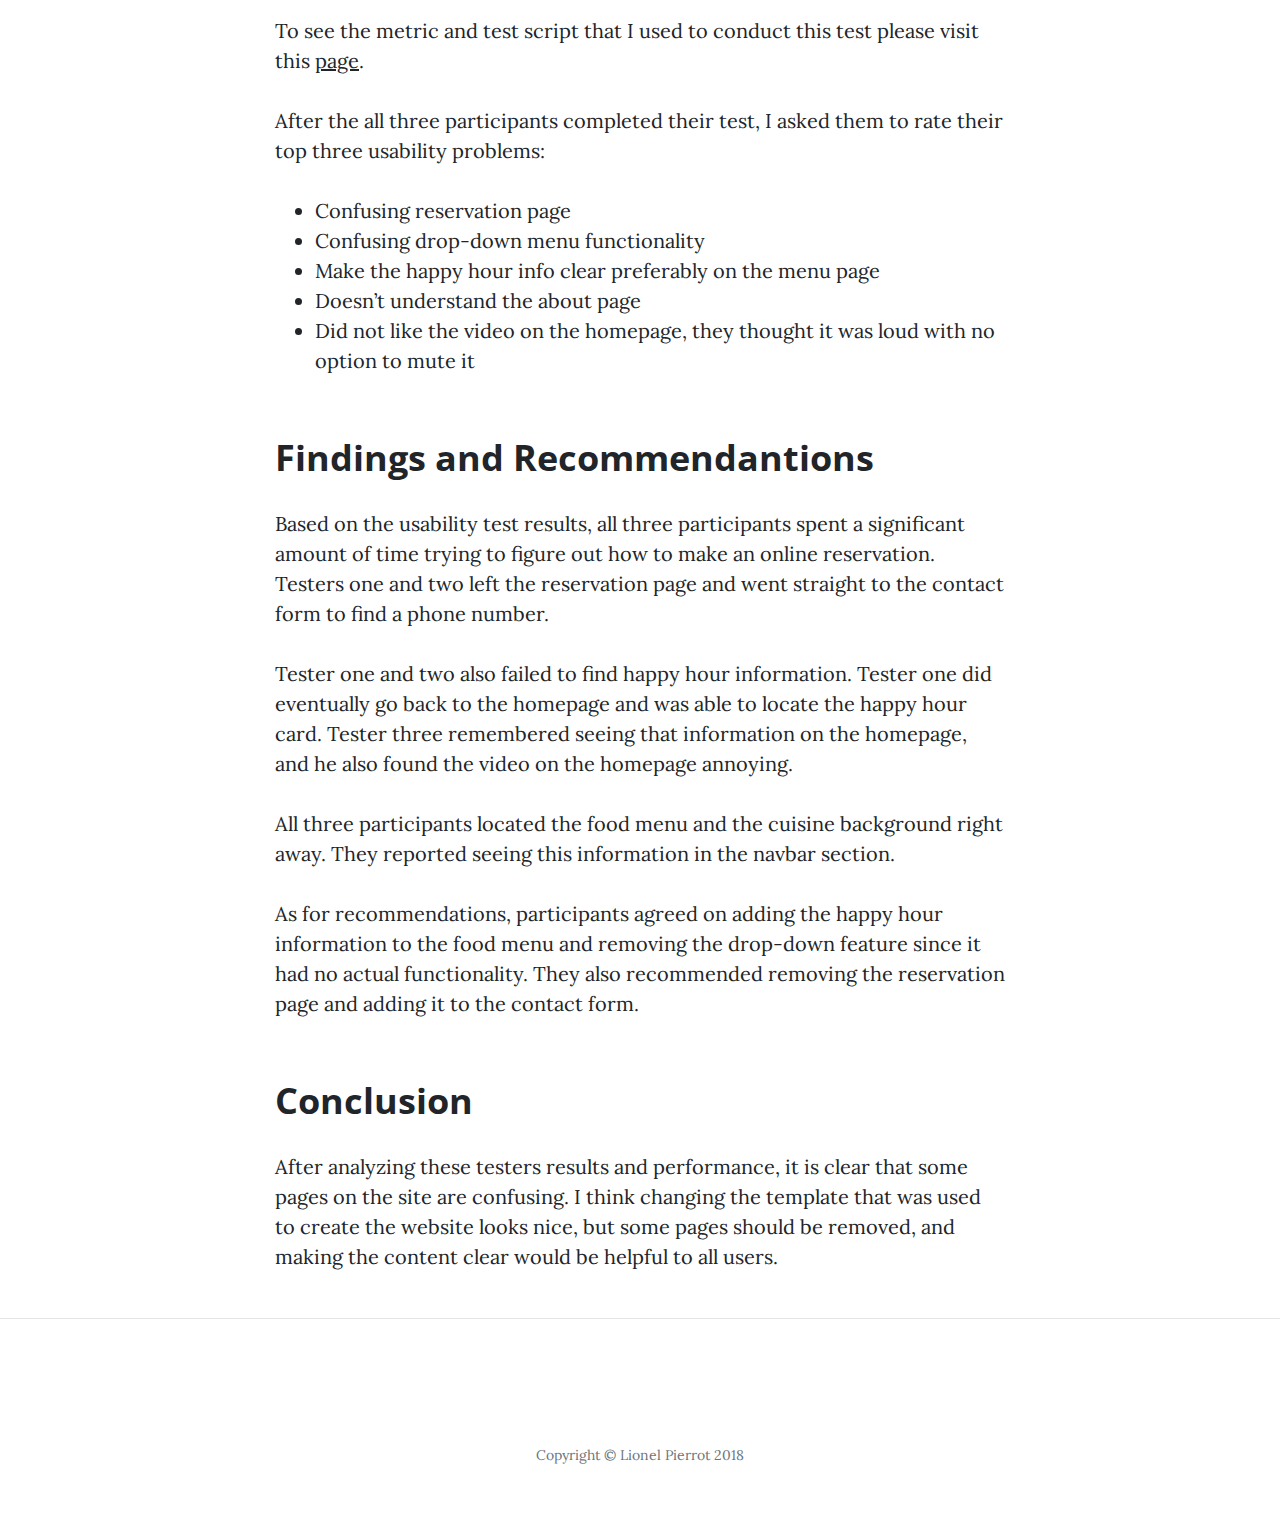
<file: usability-test.html>
<!DOCTYPE html>
<html lang="en">

<head>
    <!-- Global site tag (gtag.js) - Google Analytics -->
    <script async src="https://www.googletagmanager.com/gtag/js?id=UA-137699699-1"></script>
    <script>
        window.dataLayer = window.dataLayer || [];

        function gtag() {
            dataLayer.push(arguments);
        }
        gtag('js', new Date());

        gtag('config', 'UA-137699699-1');
    </script>

    <meta charset="utf-8">
    <meta name="viewport" content="width=device-width, initial-scale=1, shrink-to-fit=no">
    <meta name="description" content="">
    <meta name="author" content="">

    <title>User Science Journal</title>

    <!-- Bootstrap core CSS -->
    <link href="https://stackpath.bootstrapcdn.com/bootstrap/4.3.1/css/bootstrap.min.css " rel="stylesheet">

    <!-- Custom fonts for this template -->
    <link rel="stylesheet" href="https://use.fontawesome.com/releases/v5.7.2/css/all.css"
        integrity="sha384-fnmOCqbTlWIlj8LyTjo7mOUStjsKC4pOpQbqyi7RrhN7udi9RwhKkMHpvLbHG9Sr" crossorigin="anonymous">
    <link href='https://fonts.googleapis.com/css?family=Lora:400,700,400italic,700italic' rel='stylesheet'
        type='text/css'>
    <link
        href='https://fonts.googleapis.com/css?family=Open+Sans:300italic,400italic,600italic,700italic,800italic,400,300,600,700,800'
        rel='stylesheet' type='text/css'>
    <link href="css/clean-blog.min.css" rel="stylesheet">

</head>

<body>

    <!-- Navigation -->
    <nav class="navbar navbar-expand-lg navbar-light fixed-top" id="mainNav">
        <div class="container">
            <a class="navbar-brand" href="index.html">Lionel Pierrot</a>
            <button class="navbar-toggler navbar-toggler-right" type="button" data-toggle="collapse"
                data-target="#navbarResponsive" aria-controls="navbarResponsive" aria-expanded="false"
                aria-label="Toggle navigation">
                Menu
                <i class="fas fa-bars"></i>
            </button>
            <div class="collapse navbar-collapse" id="navbarResponsive">
                <ul class="navbar-nav ml-auto">
                    <li class="nav-item dropdown">
                        <a class="nav-link dropdown-toggle" href="#" id="navbarDropdownBlog" data-toggle="dropdown"
                            aria-haspopup="true" aria-expanded="false">
                            Blog
                        </a>
                        <div class="dropdown-menu dropdown-menu-right" aria-labelledby="navbarDropdownBlog">
                            <a class="dropdown-item" href="post1.html">Post 1</a>
                            <a class="dropdown-item" href="post2.html">Post 2</a>
                            <a class="dropdown-item" href="usability-test.html">Usability Test</a>
                            <a class="dropdown-item" href="post4.html">Post 4</a>
                            <a class="dropdown-item" href="post5.html">Post 5</a>
                            <a class="dropdown-item" href="post6.html">Post 6</a>
                            <a class="dropdown-item" href="post7.html">Post 7</a>
                            <a class="dropdown-item" href="post8.html">Post 8</a>
                        </div>
                    </li>
                    <li class="nav-item">
                        <a class="nav-link" href="about.html">About</a>
                    </li>
                </ul>
            </div>
        </div>
    </nav>


    <!-- Page Header -->
    <header class="masthead" style="background-image: url('img/brainstorming.jpg')">
        <div class="overlay"></div>
        <div class="container">
            <div class="row">
                <div class="col-lg-8 col-md-10 mx-auto">
                    <div class="post-heading">
                        <h1>Usability Analysis</h1>
                        <h2 class="subheading">Swahili Village Restaurant</h2>
                        <span class="meta">Posted by
                            <a href="#">Lionel Pierrot</a>
                            on April 21, 2019</span>
                    </div>
                </div>
            </div>
        </div>
    </header>

    <!-- Post Content -->
    <article>
        <div class="container">
            <div class="row">
                <div class="col-lg-8 col-md-10 mx-auto">
                    <h2 class="section-heading">Purpose and Scope</h2>

                    <p>For this week's analysis, I conducted a usability test for
                        <a href="https://swahilivillages.com/" target="_blank">Swahili Village</a> website.
                        A few years ago when I was visiting a couple of friends in Maryland, they recommended we go to
                        eat at this restaurant but since it was a large group of us, we decided on making an online
                        reservation, but the website left us a little puzzled, so we decided to call them. We all
                        thought that having a working reservation page could have made our experience more enjoyable and
                        less time-consuming.</p>
                    <a href="#">
                        <img class="img-fluid" src="img/swahili-vil-hp.png" alt="Swahili Village">
                    </a>
                    <span class="caption text-muted"> Swahili Village Homepage</span>
                    <p>After reading Steve Krug's book on usability, I immediately thought of this website and changes
                        that can be made to make it useful. To put the website to the test, I recruited three
                        participants and gave them specific tasks to complete with a few follow up questions and
                        documented the results. The test mainly focused on user-experience navigating the website to
                        complete a specific task, functionalities (links, buttons, drop-down menu), website content, and
                        design flows.
                    </p>
                    <h2 class="section-heading">Participants</h2>

                    <p>I recruited three participants; age range was from 20 years to 35 years.
                        <ul>
                            <li>Tester 1: Male Software Engineer with bachelor’s degree.</li>
                            <li>Tester 2: Male Customer Service Agent with an AA degree.</li>
                            <li>Tester 3: Female Program Manager with a bachelor’s degree. </li>
                        </ul>
                    </p>
                    <h2 class="section-heading">Schedule & Location</h2>

                    <p>I contacted three participants via text message for a one on one meeting at <a
                            href="https://www.seattleu.edu/library/" target="_blank">LLMLC </a>, between 9AM
                        and 12PM. The first participant started schedule at 9AM, second participant 10AM and the last
                        participant at 12PM. Each test lasted about 30 minutes, with 15 minutes explaining them what the
                        test is going to cover and the other 15 minutes were allocated to the test. </p>

                    <h2 class="section-heading">Equipment</h2>

                    <p>Equipment used wer a MacBook Pro 13 in, windows desktop and iPhone 8 Plus to record and collect
                        data. Three different browsers (Google Chrome, Firefox, Safari) were also used thoughtout this
                        test.</p>

                    <h2 class="section-heading">Scenarios</h2>

                    <p>I asked the participants to complete four tasks and a few probing questions:</p>
                    <ul>
                        <li>Make an online reservation</li>
                        <li>Cuisine influence or background</li>
                        <li>Find the food menu and happy hour specials</li>
                    </ul>
                    <p>These scenarios were straight forward, but as we will see in the test results, not all tasks were
                        completed. In fact, some testers reported being confused by some of the features and content on
                        the
                        website.</p>
                    <h2 class="section-heading">Summary Test Results</h2>

                    <a href="#">
                        <img class="img-fluid" src="img/tester1.png" alt="Test one Summary">
                    </a>
                    <span class="caption text-muted"> Tester one summary</span>

                    <a href="#">
                        <img class="img-fluid" src="img/tester2.png" alt="Test two summary">
                    </a>
                    <span class="caption text-muted"> Tester two summary</span>

                    <a href="#">
                        <img class="img-fluid" src="img/tester3.png" alt="Test three summary">
                    </a>
                    <span class="caption text-muted">Tester three summary</span>
                    <p>To see the metric and test script that I used to conduct this test please visit this <a
                            href="/usability-test-script.pdf" target="_blank">page</a>.</p>

                    <p> After the all three participants completed their test, I asked them to rate their top three
                        usability problems:
                    </p>
                    <ul>
                        <li>Confusing reservation page</li>
                        <li>Confusing drop-down menu functionality</li>
                        <li>Make the happy hour info clear preferably on the menu page</li>
                        <li>Doesn’t understand the about page</li>
                        <li>Did not like the video on the homepage, they thought it was loud with no option to mute it
                        </li>
                    </ul>

                    <h2 class="section-heading">Findings and Recommendantions</h2>
                    <p>Based on the usability test results, all three participants spent a significant amount of time
                        trying to figure out how to make an online reservation. Testers one and two left the reservation
                        page and went straight to the contact form to find a phone number.</p>
                    <p>Tester one and two also failed to find happy hour information. Tester one did eventually go back
                        to the homepage and was able to locate the happy hour card. Tester three remembered seeing that
                        information on the homepage, and he also found the video on the homepage annoying.</p>
                    <p>All three participants located the food menu and the cuisine background right away. They
                        reported seeing this information in the navbar section.</p>
                    <p>As for recommendations, participants agreed on adding the happy hour information to the food menu
                        and removing the drop-down feature since it had no actual functionality. They also recommended
                        removing the reservation page and adding it to the contact form.</p>

                    <h2 class="section-heading">Conclusion</h2>
                    <p>After analyzing these testers results and performance, it is clear that some pages on the site
                        are confusing. I think changing the template that was used to create the website looks nice, but
                        some pages should be removed, and making the content clear would be helpful to all users.</p>
                </div>
            </div>
        </div>
    </article>

    <hr>
    <!-- Footer -->
    <footer>
        <div class="container">
            <div class="row">
                <div class="col-lg-8 col-md-10 mx-auto">
                    <ul class="list-inline text-center">
                        <li class="list-inline-item">
                            <a href="#">
                                <span class="fa-stack fa-lg">
                                    <i class="fas fa-circle fa-stack-2x"></i>
                                    <i class="fab fa-twitter fa-stack-1x fa-inverse"></i>
                                </span>
                            </a>
                        </li>
                        <li class="list-inline-item">
                            <a href="#">
                                <span class="fa-stack fa-lg">
                                    <i class="fas fa-circle fa-stack-2x"></i>
                                    <i class="fab fa-facebook-f fa-stack-1x fa-inverse"></i>
                                </span>
                            </a>
                        </li>
                        <li class="list-inline-item">
                            <a href="#">
                                <span class="fa-stack fa-lg">
                                    <i class="fas fa-circle fa-stack-2x"></i>
                                    <i class="fab fa-github fa-stack-1x fa-inverse"></i>
                                </span>
                            </a>
                        </li>
                    </ul>
                    <p class="copyright text-muted">Copyright &copy; Lionel Pierrot 2018</p>
                </div>
            </div>
        </div>
    </footer>

    <!-- Bootstrap core JavaScript -->
    <script src="https://code.jquery.com/jquery-3.3.1.slim.min.js"
        integrity="sha384-q8i/X+965DzO0rT7abK41JStQIAqVgRVzpbzo5smXKp4YfRvH+8abtTE1Pi6jizo" crossorigin="anonymous">
    </script>
    <script src="https://cdnjs.cloudflare.com/ajax/libs/popper.js/1.14.7/umd/popper.min.js"
        integrity="sha384-UO2eT0CpHqdSJQ6hJty5KVphtPhzWj9WO1clHTMGa3JDZwrnQq4sF86dIHNDz0W1" crossorigin="anonymous">
    </script>
    <script src="https://stackpath.bootstrapcdn.com/bootstrap/4.3.1/js/bootstrap.min.js"
        integrity="sha384-JjSmVgyd0p3pXB1rRibZUAYoIIy6OrQ6VrjIEaFf/nJGzIxFDsf4x0xIM+B07jRM" crossorigin="anonymous">
    </script>

    <!-- Custom scripts for this template -->
    <script src="js/clean-blog.min.js"></script>

</body>

</html>
</file>
<file: css/style.css>
<!--aside {
    padding: 0.875rem 1.25rem;
    font-size: 1.2rem;
    display: block;
    float: left;
    clear: both;
    
}

.post-meta {
    color: #050404 !important;
}
</file>
<file: css/clean-blog.min.css>
/*!
 * Start Bootstrap - Clean Blog v5.0.2 (https://startbootstrap.com/template-overviews/clean-blog)
 * Copyright 2013-2019 Start Bootstrap
 * Licensed under MIT (https://github.com/BlackrockDigital/startbootstrap-clean-blog/blob/master/LICENSE)
 */
body {
    font-size: 20px;
    color: #212529;
    font-family: Lora, 'Times New Roman', serif
}

p {
    line-height: 1.5;
    margin: 30px 0
}

p a {
    text-decoration: underline
}

h1,
h2,
h3,
h4,
h5,
h6 {
    font-weight: 800;
    font-family: 'Open Sans', 'Helvetica Neue', Helvetica, Arial, sans-serif
}

a {
    color: #212529;
    -webkit-transition: all .2s;
    transition: all .2s
}

a:focus,
a:hover {
    color: #0085a1
}

blockquote {
    font-style: italic;
    color: #868e96
}

.section-heading {
    font-size: 36px;
    font-weight: 700;
    margin-top: 60px
}

.caption {
    font-size: 14px;
    font-style: italic;
    display: block;
    margin: 0;
    padding: 10px;
    text-align: center;
    border-bottom-right-radius: 5px;
    border-bottom-left-radius: 5px
}

::-moz-selection {
    color: #fff;
    background: #0085a1;
    text-shadow: none
}

::selection {
    color: #fff;
    background: #0085a1;
    text-shadow: none
}

img::-moz-selection {
    color: #fff;
    background: 0 0
}

img::selection {
    color: #fff;
    background: 0 0
}

img::-moz-selection {
    color: #fff;
    background: 0 0
}

#mainNav {
    position: absolute;
    border-bottom: 1px solid #e9ecef;
    background-color: #fff;
    font-family: 'Open Sans', 'Helvetica Neue', Helvetica, Arial, sans-serif
}

#mainNav .navbar-brand {
    font-weight: 800;
    color: #343a40
}

#mainNav .navbar-toggler {
    font-size: 12px;
    font-weight: 800;
    padding: 13px;
    text-transform: uppercase;
    color: #343a40
}

#mainNav .navbar-nav>li.nav-item>a {
    font-size: 12px;
    font-weight: 800;
    letter-spacing: 1px;
    text-transform: uppercase
}

@media only screen and (min-width:992px) {
    #mainNav {
        border-bottom: 1px solid transparent;
        background: 0 0
    }

    #mainNav .navbar-brand {
        padding: 10px 20px;
        color: #fff
    }

    #mainNav .navbar-brand:focus,
    #mainNav .navbar-brand:hover {
        color: rgba(255, 255, 255, .8)
    }

    #mainNav .navbar-nav>li.nav-item>a {
        padding: 10px 20px;
        color: #fff
    }

    #mainNav .navbar-nav>li.nav-item>a:focus,
    #mainNav .navbar-nav>li.nav-item>a:hover {
        color: rgba(255, 255, 255, .8)
    }
}

@media only screen and (min-width:992px) {
    #mainNav {
        -webkit-transition: background-color .2s;
        transition: background-color .2s;
        -webkit-transform: translate3d(0, 0, 0);
        transform: translate3d(0, 0, 0);
        -webkit-backface-visibility: hidden
    }

    #mainNav.is-fixed {
        position: fixed;
        top: -67px;
        -webkit-transition: -webkit-transform .2s;
        transition: -webkit-transform .2s;
        transition: transform .2s;
        transition: transform .2s, -webkit-transform .2s;
        border-bottom: 1px solid #fff;
        background-color: rgba(255, 255, 255, .9)
    }

    #mainNav.is-fixed .navbar-brand {
        color: #212529
    }

    #mainNav.is-fixed .navbar-brand:focus,
    #mainNav.is-fixed .navbar-brand:hover {
        color: #0085a1
    }

    #mainNav.is-fixed .navbar-nav>li.nav-item>a {
        color: #212529
    }

    #mainNav.is-fixed .navbar-nav>li.nav-item>a:focus,
    #mainNav.is-fixed .navbar-nav>li.nav-item>a:hover {
        color: #0085a1
    }

    #mainNav.is-visible {
        -webkit-transform: translate3d(0, 100%, 0);
        transform: translate3d(0, 100%, 0)
    }
}

header.masthead {
    margin-bottom: 50px;
    background: no-repeat center center;
    background-color: #868e96;
    background-attachment: scroll;
    position: relative;
    background-size: cover
}

header.masthead .overlay {
    position: absolute;
    top: 0;
    left: 0;
    height: 100%;
    width: 100%;
    background-color: #212529;
    opacity: .5
}

header.masthead .page-heading,
header.masthead .post-heading,
header.masthead .site-heading {
    padding: 0 0 30px;
    color: #fff
}

header.masthead .page-heading,
header.masthead .site-heading {
    text-align: center
}

header.masthead .page-heading h1,
header.masthead .site-heading h1 {
    font-size: 50px;
    margin-top: 0
}

header.masthead .page-heading .subheading,
header.masthead .site-heading .subheading {
    font-size: 24px;
    font-weight: 300;
    line-height: 1.1;
    display: block;
    margin: 10px 0 0;
    font-family: 'Open Sans', 'Helvetica Neue', Helvetica, Arial, sans-serif
}

@media only screen and (min-width:768px) {

    header.masthead .page-heading h1,
    header.masthead .site-heading h1 {
        font-size: 80px
    }
}

header.masthead .post-heading h1 {
    font-size: 35px
}

header.masthead .post-heading .meta,
header.masthead .post-heading .subheading {
    line-height: 1.1;
    display: block
}

header.masthead .post-heading .subheading {
    font-size: 24px;
    font-weight: 600;
    margin: 10px 0 30px;
    font-family: 'Open Sans', 'Helvetica Neue', Helvetica, Arial, sans-serif
}

header.masthead .post-heading .meta {
    font-size: 20px;
    font-weight: 300;
    font-style: italic;
    font-family: Lora, 'Times New Roman', serif
}

header.masthead .post-heading .meta a {
    color: #fff
}

@media only screen and (min-width:768px) {
    header.masthead .post-heading h1 {
        font-size: 55px
    }

    header.masthead .post-heading .subheading {
        font-size: 30px
    }
}

.post-preview>a {
    color: #212529
}

.post-preview>a:focus,
.post-preview>a:hover {
    text-decoration: none;
    color: #0085a1
}

.post-preview>a>.post-title {
    font-size: 30px;
    margin-top: 30px;
    margin-bottom: 10px
}

.post-preview>a>.post-subtitle {
    font-weight: 300;
    margin: 0 0 10px
}

.post-preview>.post-meta {
    font-size: 18px;
    font-style: italic;
    margin-top: 0;
    color: #868e96
}

.post-preview>.post-meta>a {
    text-decoration: none;
    color: #212529
}

.post-preview>.post-meta>a:focus,
.post-preview>.post-meta>a:hover {
    text-decoration: underline;
    color: #0085a1
}

@media only screen and (min-width:768px) {
    .post-preview>a>.post-title {
        font-size: 36px
    }
}

.floating-label-form-group {
    font-size: 14px;
    position: relative;
    margin-bottom: 0;
    padding-bottom: .5em;
    border-bottom: 1px solid #dee2e6
}

.floating-label-form-group input,
.floating-label-form-group textarea {
    font-size: 1.5em;
    position: relative;
    z-index: 1;
    padding: 0;
    resize: none;
    border: none;
    border-radius: 0;
    background: 0 0;
    -webkit-box-shadow: none !important;
    box-shadow: none !important;
    font-family: Lora, 'Times New Roman', serif
}

.floating-label-form-group input::-webkit-input-placeholder,
.floating-label-form-group textarea::-webkit-input-placeholder {
    color: #868e96;
    font-family: Lora, 'Times New Roman', serif
}

.floating-label-form-group label {
    font-size: .85em;
    line-height: 1.764705882em;
    position: relative;
    z-index: 0;
    top: 2em;
    display: block;
    margin: 0;
    -webkit-transition: top .3s ease, opacity .3s ease;
    transition: top .3s ease, opacity .3s ease;
    vertical-align: middle;
    vertical-align: baseline;
    opacity: 0
}

.floating-label-form-group .help-block {
    margin: 15px 0
}

.floating-label-form-group-with-value label {
    top: 0;
    opacity: 1
}

.floating-label-form-group-with-focus label {
    color: #0085a1
}

form .form-group:first-child .floating-label-form-group {
    border-top: 1px solid #dee2e6
}

footer {
    padding: 50px 0 65px
}

footer .list-inline {
    margin: 0;
    padding: 0
}

footer .copyright {
    font-size: 14px;
    margin-bottom: 0;
    text-align: center
}

.btn {
    font-size: 14px;
    font-weight: 800;
    padding: 15px 25px;
    letter-spacing: 1px;
    text-transform: uppercase;
    border-radius: 0;
    font-family: 'Open Sans', 'Helvetica Neue', Helvetica, Arial, sans-serif
}

.btn-primary {
    background-color: #0085a1;
    border-color: #0085a1
}

.btn-primary:active,
.btn-primary:focus,
.btn-primary:hover {
    color: #fff;
    background-color: #00657b !important;
    border-color: #00657b !important
}

.btn-lg {
    font-size: 16px;
    padding: 25px 35px
}
</file>
